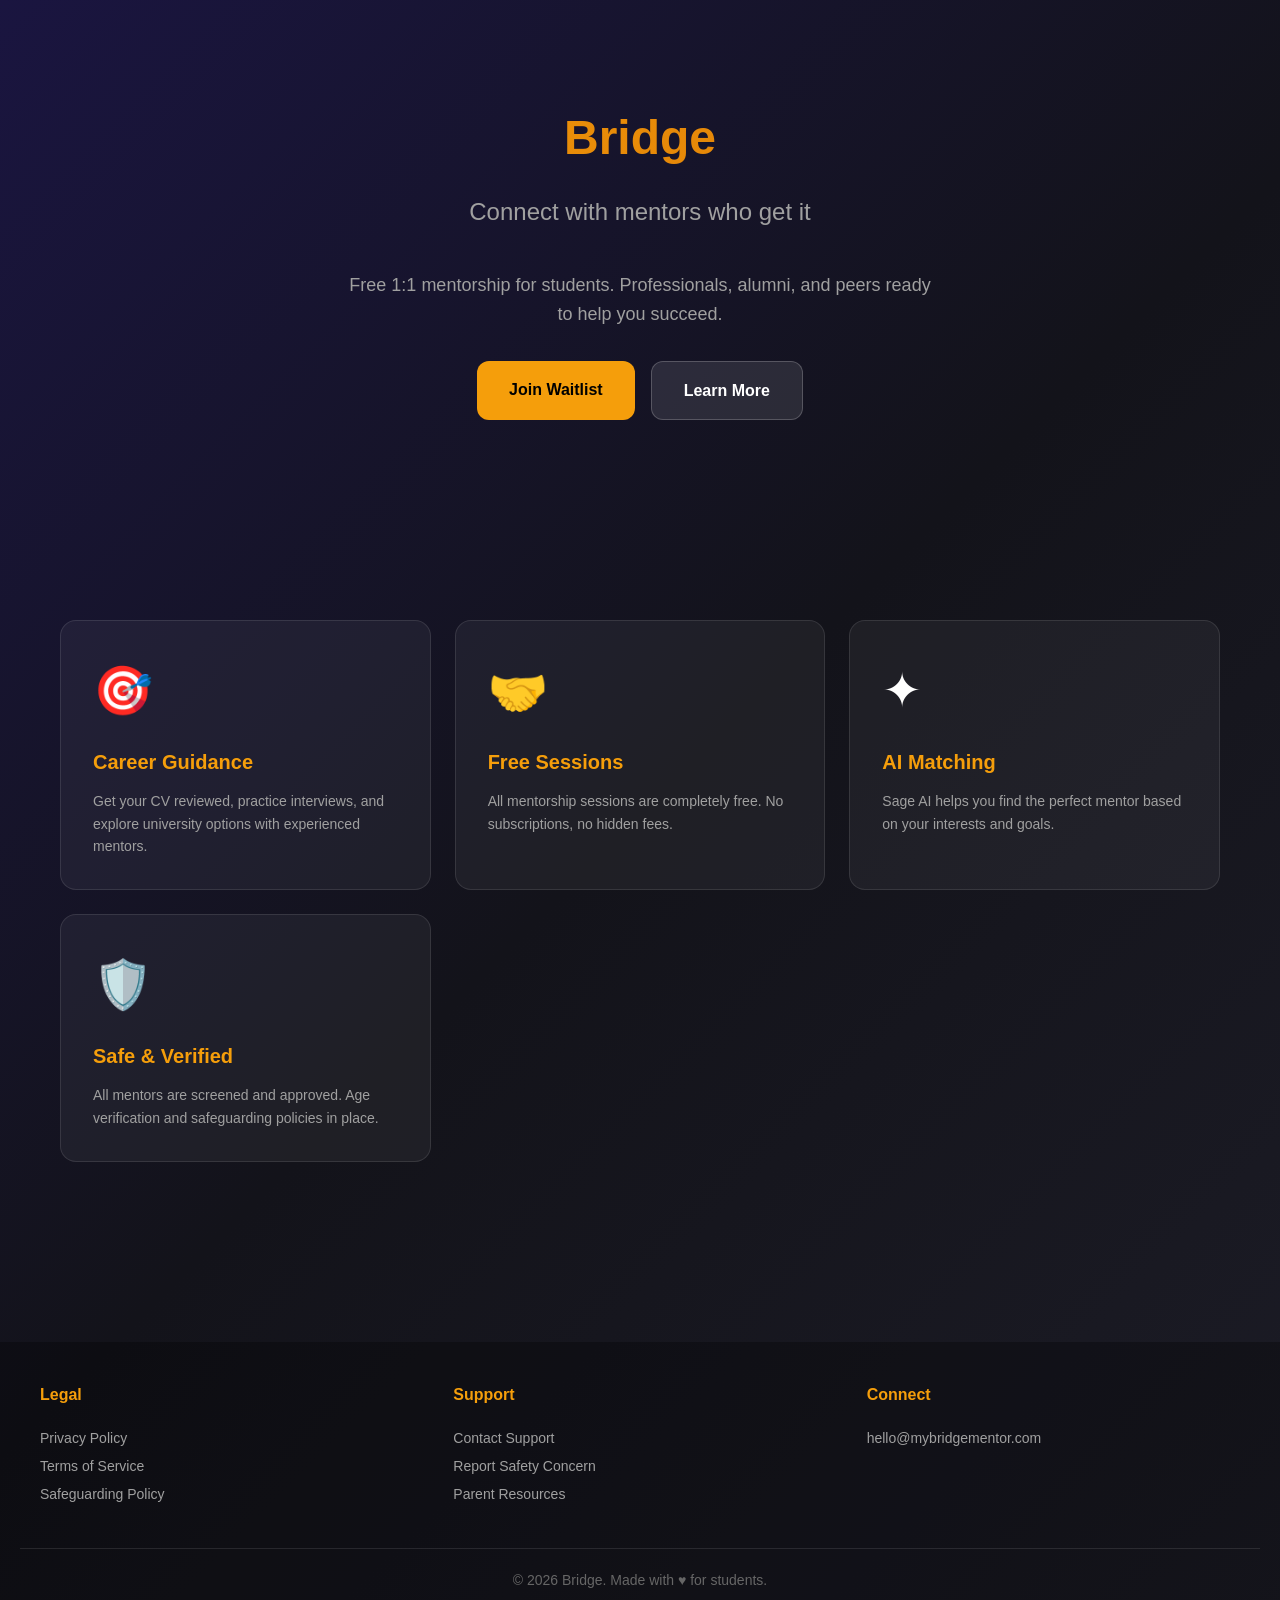
<file: index.html>
<!DOCTYPE html>
<html lang="en">
<head>
    <meta charset="UTF-8">
    <meta name="viewport" content="width=device-width, initial-scale=1.0">
    <title>Bridge - Free Mentorship for Students</title>
    <meta name="description" content="Connect with mentors who get it. Free 1:1 sessions with professionals, alumni, and peers.">
    <style>
        * {
            margin: 0;
            padding: 0;
            box-sizing: border-box;
        }
        
        html {
            scroll-behavior: smooth;
        }
        
        body {
            font-family: -apple-system, BlinkMacSystemFont, 'Segoe UI', Roboto, Oxygen, Ubuntu, Cantarell, sans-serif;
            line-height: 1.6;
            color: #1a1a1a;
            background: linear-gradient(135deg, #1a1540 0%, #13131a 50%, #1c1c26 100%);
            min-height: 100vh;
        }
        
        .container {
            max-width: 1200px;
            margin: 0 auto;
            padding: 40px 20px;
        }
        
        header {
            text-align: center;
            padding: 60px 20px;
            color: white;
        }
        
        .logo {
            font-size: 48px;
            font-weight: 700;
            margin-bottom: 16px;
            background: linear-gradient(135deg, #f59e0b 0%, #d97706 100%);
            -webkit-background-clip: text;
            -webkit-text-fill-color: transparent;
            background-clip: text;
        }
        
        .tagline {
            font-size: 24px;
            color: #a0a0a0;
            margin-bottom: 40px;
        }
        
        .cta-buttons {
            display: flex;
            gap: 16px;
            justify-content: center;
            flex-wrap: wrap;
            margin-top: 32px;
        }
        
        .btn {
            display: inline-block;
            padding: 16px 32px;
            border-radius: 12px;
            text-decoration: none;
            font-weight: 600;
            font-size: 16px;
            transition: all 0.3s ease;
        }
        
        .btn-primary {
            background: #f59e0b;
            color: #000;
        }
        
        .btn-primary:hover {
            background: #d97706;
            transform: translateY(-2px);
        }
        
        .btn-secondary {
            background: rgba(255, 255, 255, 0.1);
            color: white;
            border: 1px solid rgba(255, 255, 255, 0.2);
        }
        
        .btn-secondary:hover {
            background: rgba(255, 255, 255, 0.15);
        }
        
        .features {
            display: grid;
            grid-template-columns: repeat(auto-fit, minmax(280px, 1fr));
            gap: 24px;
            margin: 60px 0;
        }
        
        .feature {
            background: rgba(255, 255, 255, 0.05);
            border: 1px solid rgba(255, 255, 255, 0.1);
            border-radius: 16px;
            padding: 32px;
            color: white;
        }
        
        .feature-icon {
            font-size: 48px;
            margin-bottom: 16px;
        }
        
        .feature h3 {
            font-size: 20px;
            margin-bottom: 12px;
            color: #f59e0b;
        }
        
        .feature p {
            color: #a0a0a0;
            font-size: 14px;
        }
        
        footer {
            background: rgba(0, 0, 0, 0.3);
            color: white;
            padding: 40px 20px;
            margin-top: 80px;
        }
        
        .footer-content {
            max-width: 1200px;
            margin: 0 auto;
            display: grid;
            grid-template-columns: repeat(auto-fit, minmax(200px, 1fr));
            gap: 40px;
        }
        
        .footer-section h4 {
            color: #f59e0b;
            margin-bottom: 16px;
            font-size: 16px;
        }
        
        .footer-section ul {
            list-style: none;
        }
        
        .footer-section a {
            color: #a0a0a0;
            text-decoration: none;
            font-size: 14px;
            line-height: 2;
            transition: color 0.3s;
        }
        
        .footer-section a:hover {
            color: #f59e0b;
        }
        
        .footer-bottom {
            text-align: center;
            margin-top: 40px;
            padding-top: 20px;
            border-top: 1px solid rgba(255, 255, 255, 0.1);
            color: #666;
            font-size: 14px;
        }
        
        @media (max-width: 768px) {
            .logo {
                font-size: 36px;
            }
            
            .tagline {
                font-size: 18px;
            }
            
            .cta-buttons {
                flex-direction: column;
                align-items: center;
            }
            
            .btn {
                width: 100%;
                max-width: 300px;
                text-align: center;
            }
        }
    </style>
</head>
<body>
    <header>
        <div class="container">
            <h1 class="logo">Bridge</h1>
            <p class="tagline">Connect with mentors who get it</p>
            <p style="color: #a0a0a0; max-width: 600px; margin: 0 auto; font-size: 18px;">
                Free 1:1 mentorship for students. Professionals, alumni, and peers ready to help you succeed.
            </p>
            <div class="cta-buttons">
                <a href="/waitlist.html" class="btn btn-primary">Join Waitlist</a>
                <a href="#features" class="btn btn-secondary">Learn More</a>
            </div>
        </div>
    </header>
    
    <div class="container" id="features">
        <div class="features">
            <div class="feature">
                <div class="feature-icon">🎯</div>
                <h3>Career Guidance</h3>
                <p>Get your CV reviewed, practice interviews, and explore university options with experienced mentors.</p>
            </div>
            
            <div class="feature">
                <div class="feature-icon">🤝</div>
                <h3>Free Sessions</h3>
                <p>All mentorship sessions are completely free. No subscriptions, no hidden fees.</p>
            </div>
            
            <div class="feature">
                <div class="feature-icon">✦</div>
                <h3>AI Matching</h3>
                <p>Sage AI helps you find the perfect mentor based on your interests and goals.</p>
            </div>
            
            <div class="feature">
                <div class="feature-icon">🛡️</div>
                <h3>Safe & Verified</h3>
                <p>All mentors are screened and approved. Age verification and safeguarding policies in place.</p>
            </div>
        </div>
    </div>
    
    <footer>
        <div class="footer-content">
            <div class="footer-section">
                <h4>Legal</h4>
                <ul>
                    <li><a href="/privacy.html">Privacy Policy</a></li>
                    <li><a href="/terms.html">Terms of Service</a></li>
                    <li><a href="/safeguarding.html">Safeguarding Policy</a></li>
                </ul>
            </div>
            
            <div class="footer-section">
                <h4>Support</h4>
                <ul>
                    <li><a href="mailto:support@mybridgementor.com">Contact Support</a></li>
                    <li><a href="mailto:safety@mybridgementor.com">Report Safety Concern</a></li>
                    <li><a href="mailto:parents@mybridgementor.com">Parent Resources</a></li>
                </ul>
            </div>
            
            <div class="footer-section">
                <h4>Connect</h4>
                <ul>
                    <li><a href="mailto:hello@mybridgementor.com">hello@mybridgementor.com</a></li>
                </ul>
            </div>
        </div>
        
        <div class="footer-bottom">
            <p>&copy; 2026 Bridge. Made with ♥ for students.</p>
        </div>
    </footer>
</body>
</html>
</file>
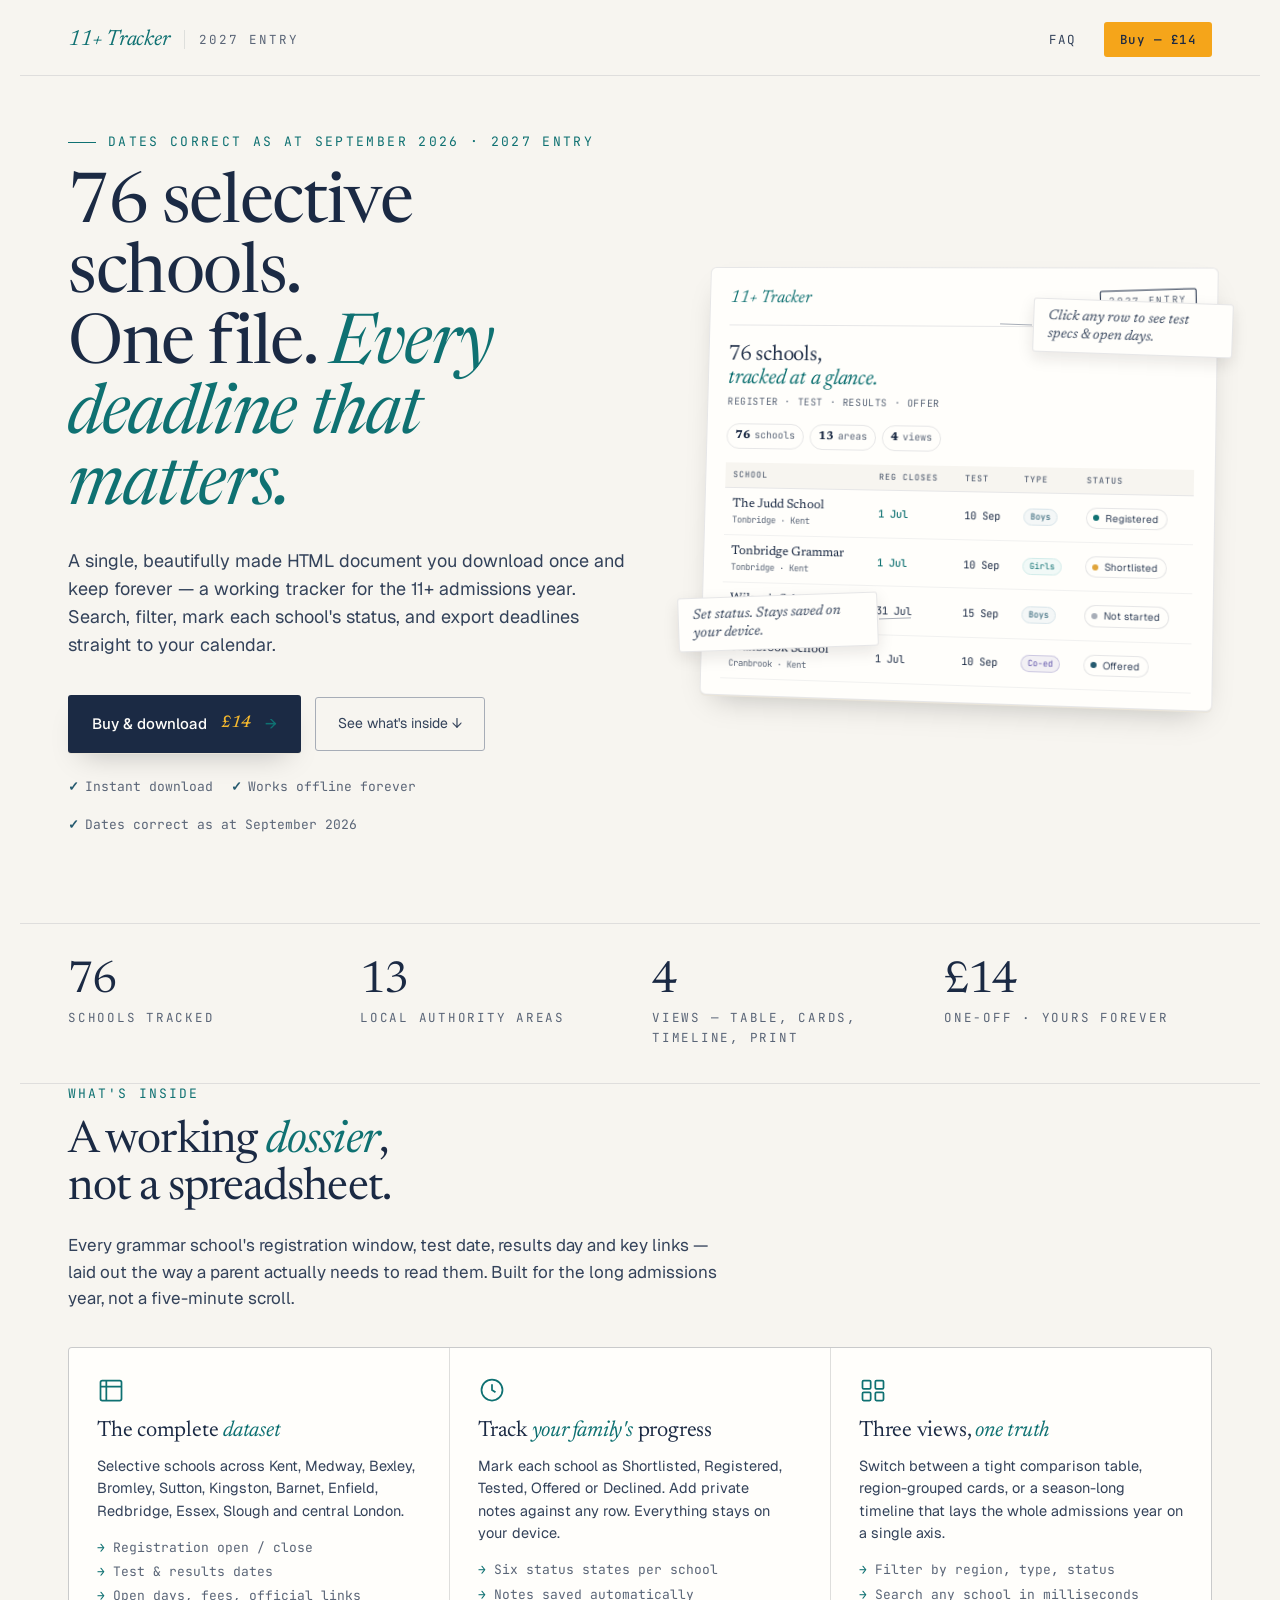
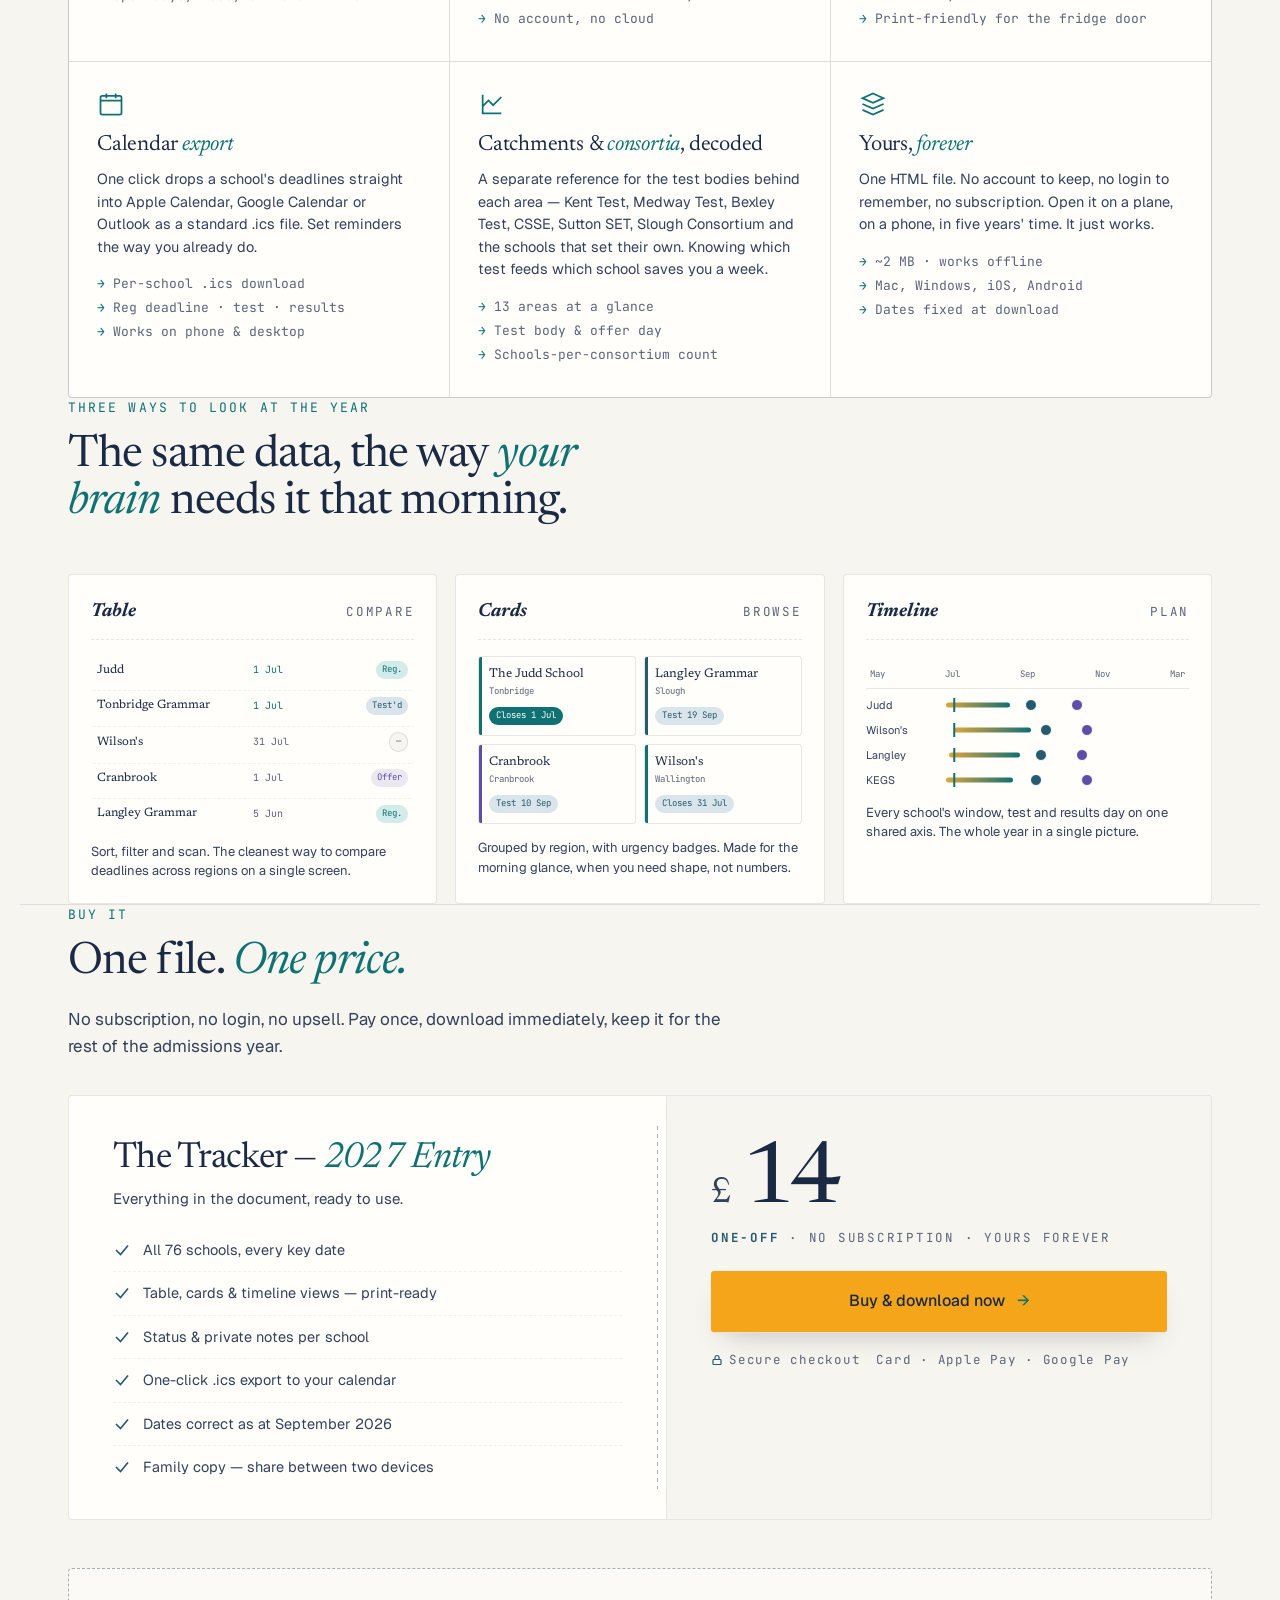
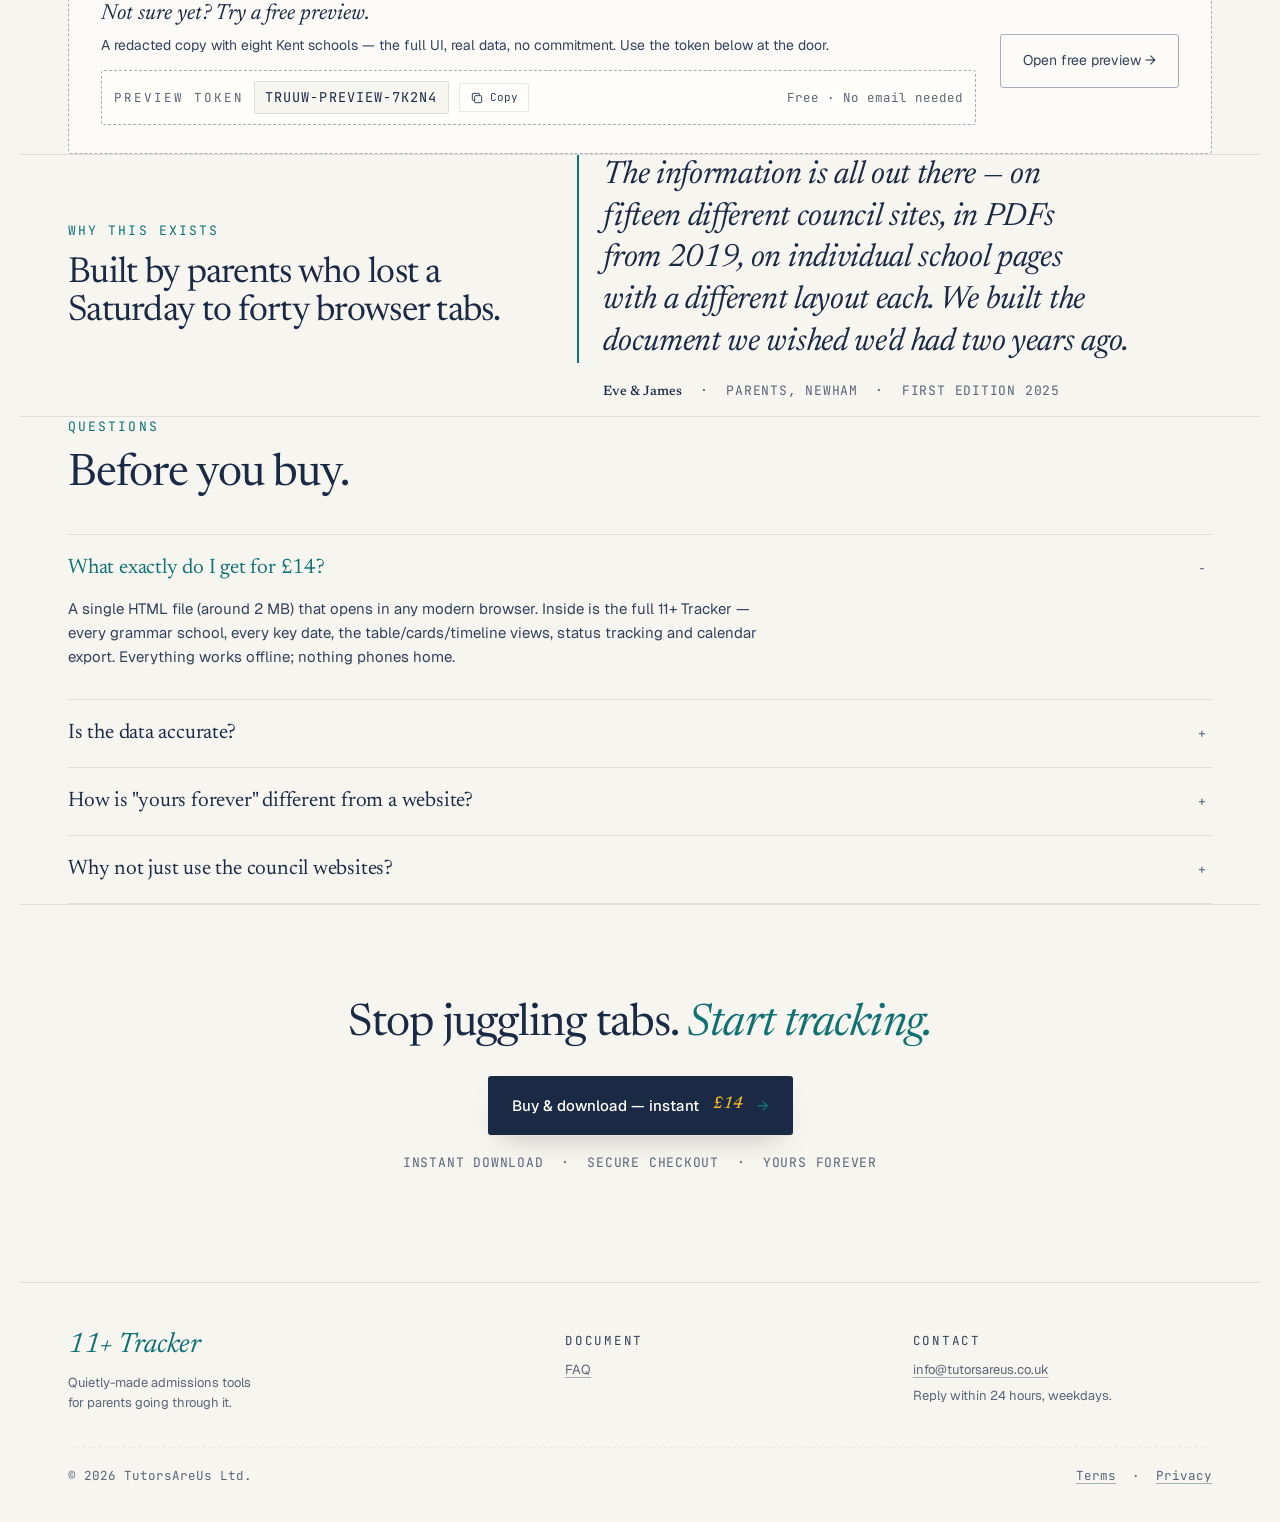
<file: 11-plus-tracker/index.html>
<!doctype html>
<html lang="en">
<head>
  <meta charset="utf-8" />
  <meta name="viewport" content="width=device-width,initial-scale=1" />
  <title>The 11+ Grammar Schools Tracker (2027 Entry)</title>
  <meta name="description" content="An interactive admissions tracker for 76 selective schools in London and the South East. One file, instant download, yours forever." />
  <link rel="preconnect" href="https://fonts.googleapis.com" />
  <link rel="preconnect" href="https://fonts.gstatic.com" crossorigin />
  <link rel="stylesheet" href="https://fonts.googleapis.com/css2?family=Newsreader:ital,opsz,wght@0,6..72,300..700;1,6..72,300..700&family=Geist:wght@300..600&family=JetBrains+Mono:wght@400;500;600&display=swap" />
  <link rel="stylesheet" href="styles.css" />
  <link rel="stylesheet" href="themes.css" />
  <script>(function(){var t=new URLSearchParams(location.search).get('theme');if(t)document.documentElement.setAttribute('data-theme',t);})();</script>
  <script src="main.js" defer></script>
</head>
<body>

  <!-- ─────────────  TOP NAV  ───────────── -->
  <header class="wrap nav">
    <div class="brand">
      <span class="brand-logo-text">11+ Tracker</span>
      <span class="brand-tag">2027 Entry</span>
    </div>
    <nav class="nav-links">
      <a href="#faq">FAQ</a>
      <a href="#" class="nav-buy" data-buy>Buy — £14</a>
    </nav>
  </header>

  <!-- ─────────────  HERO  ───────────── -->
  <section class="wrap hero" style="border-top: none; padding-top: 56px;">
    <div class="hero-text">
      <p class="hero-eyebrow">Dates correct as at September 2026 · 2027 entry</p>
      <h1>76 selective schools.<br/>One file. <em>Every deadline that matters.</em></h1>
      <p class="hero-lede">
        A single, beautifully made HTML document you download once and keep forever — a working tracker for the 11+ admissions year. Search, filter, mark each school's status, and export deadlines straight to your calendar.
      </p>
      <div class="cta-row">
        <button class="btn-primary" data-buy>
          <span>Buy &amp; download</span>
          <span class="price">£14</span>
          <span class="arrow">→</span>
        </button>
        <a class="btn-ghost" href="#preview">See what's inside ↓</a>
      </div>
      <div class="hero-fineprint">
        <span><span class="tick">✓</span> Instant download</span>
        <span><span class="tick">✓</span> Works offline forever</span>
        <span><span class="tick">✓</span> Dates correct as at September 2026</span>
      </div>
    </div>

    <div class="hero-preview">
      <div class="preview-card" id="preview">
        <div class="pv-head">
          <span class="pv-brand">11+ Tracker</span>
          <span class="pv-edition">2027 Entry</span>
        </div>
        <h2 class="pv-h2">76 schools,<br/><em>tracked at a glance.</em></h2>
        <p class="pv-sub">REGISTER · TEST · RESULTS · OFFER</p>
        <div class="pv-pills">
          <span class="pv-pill"><b>76</b>schools</span>
          <span class="pv-pill"><b>13</b>areas</span>
          <span class="pv-pill"><b>4</b>views</span>
        </div>
        <table class="pv-table">
          <thead>
            <tr><th>School</th><th>Reg closes</th><th>Test</th><th>Type</th><th>Status</th></tr>
          </thead>
          <tbody>
            <tr>
              <td><div class="pv-name">The Judd School</div><div class="pv-town">Tonbridge · Kent</div></td>
              <td class="pv-mono pv-soon">1 Jul</td>
              <td class="pv-mono">10 Sep</td>
              <td><span class="pv-tag pv-tag-b">Boys</span></td>
              <td><span class="pv-status"><span class="pv-dot" style="background: var(--terracotta);"></span>Registered</span></td>
            </tr>
            <tr>
              <td><div class="pv-name">Tonbridge Grammar</div><div class="pv-town">Tonbridge · Kent</div></td>
              <td class="pv-mono pv-soon">1 Jul</td>
              <td class="pv-mono">10 Sep</td>
              <td><span class="pv-tag pv-tag-g">Girls</span></td>
              <td><span class="pv-status"><span class="pv-dot" style="background: var(--tan);"></span>Shortlisted</span></td>
            </tr>
            <tr>
              <td><div class="pv-name">Wilson's School</div><div class="pv-town">Wallington · Sutton</div></td>
              <td class="pv-mono">31 Jul</td>
              <td class="pv-mono">15 Sep</td>
              <td><span class="pv-tag pv-tag-b">Boys</span></td>
              <td><span class="pv-status"><span class="pv-dot" style="background: var(--ink-30);"></span>Not started</span></td>
            </tr>
            <tr>
              <td><div class="pv-name">Cranbrook School</div><div class="pv-town">Cranbrook · Kent</div></td>
              <td class="pv-mono">1 Jul</td>
              <td class="pv-mono">10 Sep</td>
              <td><span class="pv-tag pv-tag-c">Co-ed</span></td>
              <td><span class="pv-status"><span class="pv-dot" style="background: var(--forest);"></span>Offered</span></td>
            </tr>
          </tbody>
        </table>
      </div>
      <div class="pv-anno pv-anno-1">Click any row to see test specs &amp; open days.</div>
      <div class="pv-anno pv-anno-2">Set status. Stays saved on your device.</div>
    </div>
  </section>

  <!-- ─────────────  STATS STRIP  ───────────── -->
  <section class="wrap stats">
    <div class="stats-grid">
      <div class="stat"><span class="stat-num">76</span><span class="stat-label">Schools tracked</span></div>
      <div class="stat"><span class="stat-num">13</span><span class="stat-label">Local authority areas</span></div>
      <div class="stat"><span class="stat-num">4</span><span class="stat-label">Views — table, cards, timeline, print</span></div>
      <div class="stat"><span class="stat-num">£14</span><span class="stat-label">One-off · Yours forever</span></div>
    </div>
  </section>

  <!-- ─────────────  WHAT'S INSIDE  ───────────── -->
  <section class="wrap" id="whats-inside">
    <p class="section-eyebrow">What's inside</p>
    <h2 class="section-title">A working <em>dossier</em>, not a spreadsheet.</h2>
    <p class="section-lede">
      Every grammar school's registration window, test date, results day and key links — laid out the way a parent actually needs to read them. Built for the long admissions year, not a five-minute scroll.
    </p>

    <div class="features-grid">
      <article class="feature">
        <svg class="feature-icon" viewBox="0 0 24 24" fill="none" stroke="currentColor" stroke-width="1.5"><rect x="3" y="4" width="18" height="17" rx="1.5"/><path d="M3 9h18M8 4v17"/></svg>
        <h3>The complete <em>dataset</em></h3>
        <p>Selective schools across Kent, Medway, Bexley, Bromley, Sutton, Kingston, Barnet, Enfield, Redbridge, Essex, Slough and central London.</p>
        <ul class="feature-list">
          <li>Registration open / close</li>
          <li>Test &amp; results dates</li>
          <li>Open days, fees, official links</li>
        </ul>
      </article>

      <article class="feature">
        <svg class="feature-icon" viewBox="0 0 24 24" fill="none" stroke="currentColor" stroke-width="1.5"><circle cx="12" cy="12" r="9"/><path d="M12 7v5l3 2"/></svg>
        <h3>Track <em>your family's</em> progress</h3>
        <p>Mark each school as Shortlisted, Registered, Tested, Offered or Declined. Add private notes against any row. Everything stays on your device.</p>
        <ul class="feature-list">
          <li>Six status states per school</li>
          <li>Notes saved automatically</li>
          <li>No account, no cloud</li>
        </ul>
      </article>

      <article class="feature">
        <svg class="feature-icon" viewBox="0 0 24 24" fill="none" stroke="currentColor" stroke-width="1.5"><rect x="3" y="4" width="7" height="7" rx="1"/><rect x="14" y="4" width="7" height="7" rx="1"/><rect x="3" y="14" width="7" height="7" rx="1"/><rect x="14" y="14" width="7" height="7" rx="1"/></svg>
        <h3>Three views, <em>one truth</em></h3>
        <p>Switch between a tight comparison table, region-grouped cards, or a season-long timeline that lays the whole admissions year on a single axis.</p>
        <ul class="feature-list">
          <li>Filter by region, type, status</li>
          <li>Search any school in milliseconds</li>
          <li>Print-friendly for the fridge door</li>
        </ul>
      </article>

      <article class="feature">
        <svg class="feature-icon" viewBox="0 0 24 24" fill="none" stroke="currentColor" stroke-width="1.5"><rect x="3" y="5" width="18" height="16" rx="1.5"/><path d="M3 9h18M8 3v4M16 3v4"/></svg>
        <h3>Calendar <em>export</em></h3>
        <p>One click drops a school's deadlines straight into Apple Calendar, Google Calendar or Outlook as a standard .ics file. Set reminders the way you already do.</p>
        <ul class="feature-list">
          <li>Per-school .ics download</li>
          <li>Reg deadline · test · results</li>
          <li>Works on phone &amp; desktop</li>
        </ul>
      </article>

      <article class="feature">
        <svg class="feature-icon" viewBox="0 0 24 24" fill="none" stroke="currentColor" stroke-width="1.5"><path d="M4 4v16h16M4 14l5-5 4 4 7-7"/></svg>
        <h3>Catchments &amp; <em>consortia</em>, decoded</h3>
        <p>A separate reference for the test bodies behind each area — Kent Test, Medway Test, Bexley Test, CSSE, Sutton SET, Slough Consortium and the schools that set their own. Knowing which test feeds which school saves you a week.</p>
        <ul class="feature-list">
          <li>13 areas at a glance</li>
          <li>Test body &amp; offer day</li>
          <li>Schools-per-consortium count</li>
        </ul>
      </article>

      <article class="feature">
        <svg class="feature-icon" viewBox="0 0 24 24" fill="none" stroke="currentColor" stroke-width="1.5"><path d="M12 3l9 4-9 4-9-4 9-4z M3 12l9 4 9-4 M3 17l9 4 9-4"/></svg>
        <h3>Yours, <em>forever</em></h3>
        <p>One HTML file. No account to keep, no login to remember, no subscription. Open it on a plane, on a phone, in five years' time. It just works.</p>
        <ul class="feature-list">
          <li>~2 MB · works offline</li>
          <li>Mac, Windows, iOS, Android</li>
          <li>Dates fixed at download</li>
        </ul>
      </article>
    </div>
  </section>

  <!-- ─────────────  THREE VIEWS DEMO  ───────────── -->
  <section class="wrap" style="border-top: none; padding-top: 0;">
    <p class="section-eyebrow">Three ways to look at the year</p>
    <h2 class="section-title">The same data, the way <em>your brain</em> needs it that morning.</h2>

    <div class="views-demo">
      <!-- TABLE -->
      <div class="view-tile">
        <div class="view-tile-head">
          <h4 class="view-tile-h">Table</h4>
          <span class="view-tile-tag">Compare</span>
        </div>
        <div class="art-table">
          <div class="row"><span class="label">Judd</span><span class="meta soon">1 Jul</span><span class="pill" style="background: var(--terracotta-soft); color: var(--terracotta);">Reg.</span></div>
          <div class="row"><span class="label">Tonbridge Grammar</span><span class="meta soon">1 Jul</span><span class="pill" style="background: var(--forest-soft); color: var(--forest);">Test'd</span></div>
          <div class="row"><span class="label">Wilson's</span><span class="meta">31 Jul</span><span class="pill" style="background: var(--bg); color: var(--ink-50); border: 1px solid var(--hairline);">—</span></div>
          <div class="row"><span class="label">Cranbrook</span><span class="meta">1 Jul</span><span class="pill" style="background: color-mix(in oklab, var(--plum) 12%, transparent); color: var(--plum);">Offer</span></div>
          <div class="row"><span class="label">Langley Grammar</span><span class="meta">5 Jun</span><span class="pill" style="background: var(--terracotta-soft); color: var(--terracotta);">Reg.</span></div>
        </div>
        <p class="view-tile-desc">Sort, filter and scan. The cleanest way to compare deadlines across regions on a single screen.</p>
      </div>

      <!-- CARDS -->
      <div class="view-tile">
        <div class="view-tile-head">
          <h4 class="view-tile-h">Cards</h4>
          <span class="view-tile-tag">Browse</span>
        </div>
        <div class="art-cards">
          <div class="card f"><span class="name">The Judd School</span><span class="sub">Tonbridge</span><span class="urg now">Closes 1 Jul</span></div>
          <div class="card b"><span class="name">Langley Grammar</span><span class="sub">Slough</span><span class="urg ok">Test 19 Sep</span></div>
          <div class="card c"><span class="name">Cranbrook</span><span class="sub">Cranbrook</span><span class="urg ok">Test 10 Sep</span></div>
          <div class="card f"><span class="name">Wilson's</span><span class="sub">Wallington</span><span class="urg ok">Closes 31 Jul</span></div>
        </div>
        <p class="view-tile-desc">Grouped by region, with urgency badges. Made for the morning glance, when you need shape, not numbers.</p>
      </div>

      <!-- TIMELINE -->
      <div class="view-tile">
        <div class="view-tile-head">
          <h4 class="view-tile-h">Timeline</h4>
          <span class="view-tile-tag">Plan</span>
        </div>
        <div class="art-tl">
          <div class="axis"><span>May</span><span>Jul</span><span>Sep</span><span>Nov</span><span>Mar</span></div>
          <div class="lane">
            <span class="lane-label">Judd</span>
            <div class="track">
              <div class="band" style="left: 5%; width: 25%;"></div>
              <div class="pin t" style="left: 38%;"></div>
              <div class="pin r" style="left: 56%;"></div>
              <div class="now" style="left: 8%;"></div>
            </div>
          </div>
          <div class="lane">
            <span class="lane-label">Wilson's</span>
            <div class="track">
              <div class="band" style="left: 8%; width: 30%;"></div>
              <div class="pin t" style="left: 44%;"></div>
              <div class="pin r" style="left: 60%;"></div>
              <div class="now" style="left: 8%;"></div>
            </div>
          </div>
          <div class="lane">
            <span class="lane-label">Langley</span>
            <div class="track">
              <div class="band" style="left: 6%; width: 28%;"></div>
              <div class="pin t" style="left: 42%;"></div>
              <div class="pin r" style="left: 58%;"></div>
              <div class="now" style="left: 8%;"></div>
            </div>
          </div>
          <div class="lane">
            <span class="lane-label">KEGS</span>
            <div class="track">
              <div class="band" style="left: 5%; width: 26%;"></div>
              <div class="pin t" style="left: 40%;"></div>
              <div class="pin r" style="left: 60%;"></div>
              <div class="now" style="left: 8%;"></div>
            </div>
          </div>
        </div>
        <p class="view-tile-desc">Every school's window, test and results day on one shared axis. The whole year in a single picture.</p>
      </div>
    </div>
  </section>

  <!-- ─────────────  PRICING  ───────────── -->
  <section class="wrap" id="pricing">
    <p class="section-eyebrow">Buy it</p>
    <h2 class="section-title">One file. <em>One price.</em></h2>
    <p class="section-lede">No subscription, no login, no upsell. Pay once, download immediately, keep it for the rest of the admissions year.</p>

    <div class="pricing" style="margin-top: 36px;">
      <div class="pricing-left">
        <h3 class="pricing-h">The Tracker — <em>2027 Entry</em></h3>
        <p class="pricing-sub">Everything in the document, ready to use.</p>
        <ul class="pricing-list">
          <li><svg class="tk" width="18" height="18" viewBox="0 0 24 24" fill="none" stroke="currentColor" stroke-width="2.2"><polyline points="4 12 10 18 20 6"/></svg><span>All 76 schools, every key date</span></li>
          <li><svg class="tk" width="18" height="18" viewBox="0 0 24 24" fill="none" stroke="currentColor" stroke-width="2.2"><polyline points="4 12 10 18 20 6"/></svg><span>Table, cards &amp; timeline views — print-ready</span></li>
          <li><svg class="tk" width="18" height="18" viewBox="0 0 24 24" fill="none" stroke="currentColor" stroke-width="2.2"><polyline points="4 12 10 18 20 6"/></svg><span>Status &amp; private notes per school</span></li>
          <li><svg class="tk" width="18" height="18" viewBox="0 0 24 24" fill="none" stroke="currentColor" stroke-width="2.2"><polyline points="4 12 10 18 20 6"/></svg><span>One-click .ics export to your calendar</span></li>
          <li><svg class="tk" width="18" height="18" viewBox="0 0 24 24" fill="none" stroke="currentColor" stroke-width="2.2"><polyline points="4 12 10 18 20 6"/></svg><span>Dates correct as at September 2026</span></li>
          <li><svg class="tk" width="18" height="18" viewBox="0 0 24 24" fill="none" stroke="currentColor" stroke-width="2.2"><polyline points="4 12 10 18 20 6"/></svg><span>Family copy — share between two devices</span></li>
        </ul>
      </div>
      <div class="pricing-right">
        <div class="price-tag">
          <span class="price-currency">£</span>
          <span class="price-num">14</span>
        </div>
        <p class="price-once"><b>One-off</b> · No subscription · Yours forever</p>
        <button class="buy-cta" data-buy>
          <span>Buy &amp; download now</span>
          <span class="arrow">→</span>
        </button>
        <div class="price-trust">
          <span><svg width="12" height="12" viewBox="0 0 24 24" fill="none" stroke="currentColor" stroke-width="2.4"><rect x="4" y="11" width="16" height="10" rx="1.5"/><path d="M8 11V7a4 4 0 1 1 8 0v4"/></svg>Secure checkout</span>
          <span>Card · Apple Pay · Google Pay</span>
        </div>
      </div>
    </div>

    <div class="sample-callout">
      <div class="sample-callout-text">
        <p class="sample-callout-h">Not sure yet? Try a free preview.</p>
        <p class="sample-callout-p">A redacted copy with eight Kent schools — the full UI, real data, no commitment. Use the token below at the door.</p>
        <div class="token-block">
          <span class="token-label">Preview token</span>
          <code class="token-code" id="preview-token">TRUUW-PREVIEW-7K2N4</code>
          <button class="token-copy" type="button" id="token-copy-btn" aria-label="Copy preview token">
            <svg width="14" height="14" viewBox="0 0 24 24" fill="none" stroke="currentColor" stroke-width="1.7"><rect x="8" y="8" width="12" height="12" rx="1.5"/><path d="M16 8V5a1 1 0 0 0-1-1H5a1 1 0 0 0-1 1v10a1 1 0 0 0 1 1h3"/></svg>
            <span id="token-copy-label">Copy</span>
          </button>
          <span class="token-expiry">Free · No email needed</span>
        </div>
      </div>
      <a class="btn-ghost" href="preview.html?token=TRUUW-PREVIEW-7K2N4" target="_blank" rel="noopener">Open free preview →</a>
    </div>
  </section>

  <!-- ─────────────  AUTHOR / QUOTE  ───────────── -->
  <section class="wrap">
    <div class="author">
      <div>
        <p class="section-eyebrow">Why this exists</p>
        <h2 class="section-title" style="font-size: clamp(26px, 2.8vw, 36px);">Built by parents who lost a Saturday to forty browser tabs.</h2>
      </div>
      <div>
        <p class="author-quote">
          The information is all out there — on fifteen different council sites, in PDFs from 2019, on individual school pages with a different layout each. We built the document we wished we'd had two years ago.
        </p>
        <p class="author-byline"><b>Eve &amp; James</b> &nbsp;·&nbsp; PARENTS, NEWHAM &nbsp;·&nbsp; FIRST EDITION 2025</p>
      </div>
    </div>
  </section>

  <!-- ─────────────  FAQ  ───────────── -->
  <section class="wrap" id="faq">
    <p class="section-eyebrow">Questions</p>
    <h2 class="section-title">Before you buy.</h2>

    <div class="faq-list">
      <details class="faq" open>
        <summary>What exactly do I get for £14?<span class="tog"></span></summary>
        <div class="faq-body">
          <p>A single HTML file (around 2 MB) that opens in any modern browser. Inside is the full 11+ Tracker — every grammar school, every key date, the table/cards/timeline views, status tracking and calendar export. Everything works offline; nothing phones home.</p>
        </div>
      </details>

      <details class="faq">
        <summary>Is the data accurate?<span class="tog"></span></summary>
        <div class="faq-body">
          <p>Dates come from each school's admissions page or its consortium, and are correct as at September 2026. The file is a snapshot: it doesn't update after you download it, and we don't send revised versions. Dates can change, so <em>always confirm deadlines on the school's own site before you submit anything.</em></p>
        </div>
      </details>

      <details class="faq">
        <summary>How is "yours forever" different from a website?<span class="tog"></span></summary>
        <div class="faq-body">
          <p>It's an actual file on your computer. You can open it on a flight, in a hotel with bad Wi-Fi, on a Kindle Fire, in five years. Your status and notes are saved in your browser's local storage, so the document remembers you between sessions. There's no account, no server, nothing to expire.</p>
        </div>
      </details>

      <details class="faq">
        <summary>Why not just use the council websites?<span class="tog"></span></summary>
        <div class="faq-body">
          <p>You can. The tracker exists because most parents apply to schools across two or three regions, each with a different consortium, test provider, registration window and offer process. Holding all that in fifteen browser tabs is the problem we wanted to fix.</p>
        </div>
      </details>
    </div>
  </section>

  <!-- ─────────────  FINAL CTA  ───────────── -->
  <section class="wrap" style="text-align: center; padding: 96px 0;">
    <h2 class="section-title" style="margin: 0 auto 28px; max-width: none;">Stop juggling tabs. <em>Start tracking.</em></h2>
    <button class="btn-primary" data-buy style="margin: 0 auto;">
      <span>Buy &amp; download — instant</span>
      <span class="price">£14</span>
      <span class="arrow">→</span>
    </button>
    <p class="final-fine" style="margin-top: 18px; font-family: var(--mono); color: var(--ink-50); letter-spacing: 0.06em;">
      INSTANT DOWNLOAD &nbsp;·&nbsp; SECURE CHECKOUT &nbsp;·&nbsp; YOURS FOREVER
    </p>
  </section>

  <!-- ─────────────  FOOTER  ───────────── -->
  <footer class="wrap foot">
    <div class="foot-grid">
      <div>
        <span class="foot-brand-text">11+ Tracker</span>
        <p style="margin-top: 14px;">Quietly-made admissions tools<br/>for parents going through it.</p>
      </div>
      <div>
        <p class="foot-h">Document</p>
        <p><a href="#faq">FAQ</a></p>
      </div>
      <div>
        <p class="foot-h">Contact</p>
        <p><a href="mailto:info@tutorsareus.co.uk" target="_blank" rel="noopener noreferrer">info@tutorsareus.co.uk</a></p>
        <p>Reply within 24 hours, weekdays.</p>
      </div>
    </div>
    <div class="foot-line">
      <span>© 2026 TutorsAreUs Ltd.</span>
            <span style="margin-left: auto;"><a href="terms.html">Terms</a> &nbsp;·&nbsp; <a href="privacy.html">Privacy</a></span>
    </div>
  </footer>

</body>
</html>
</file>
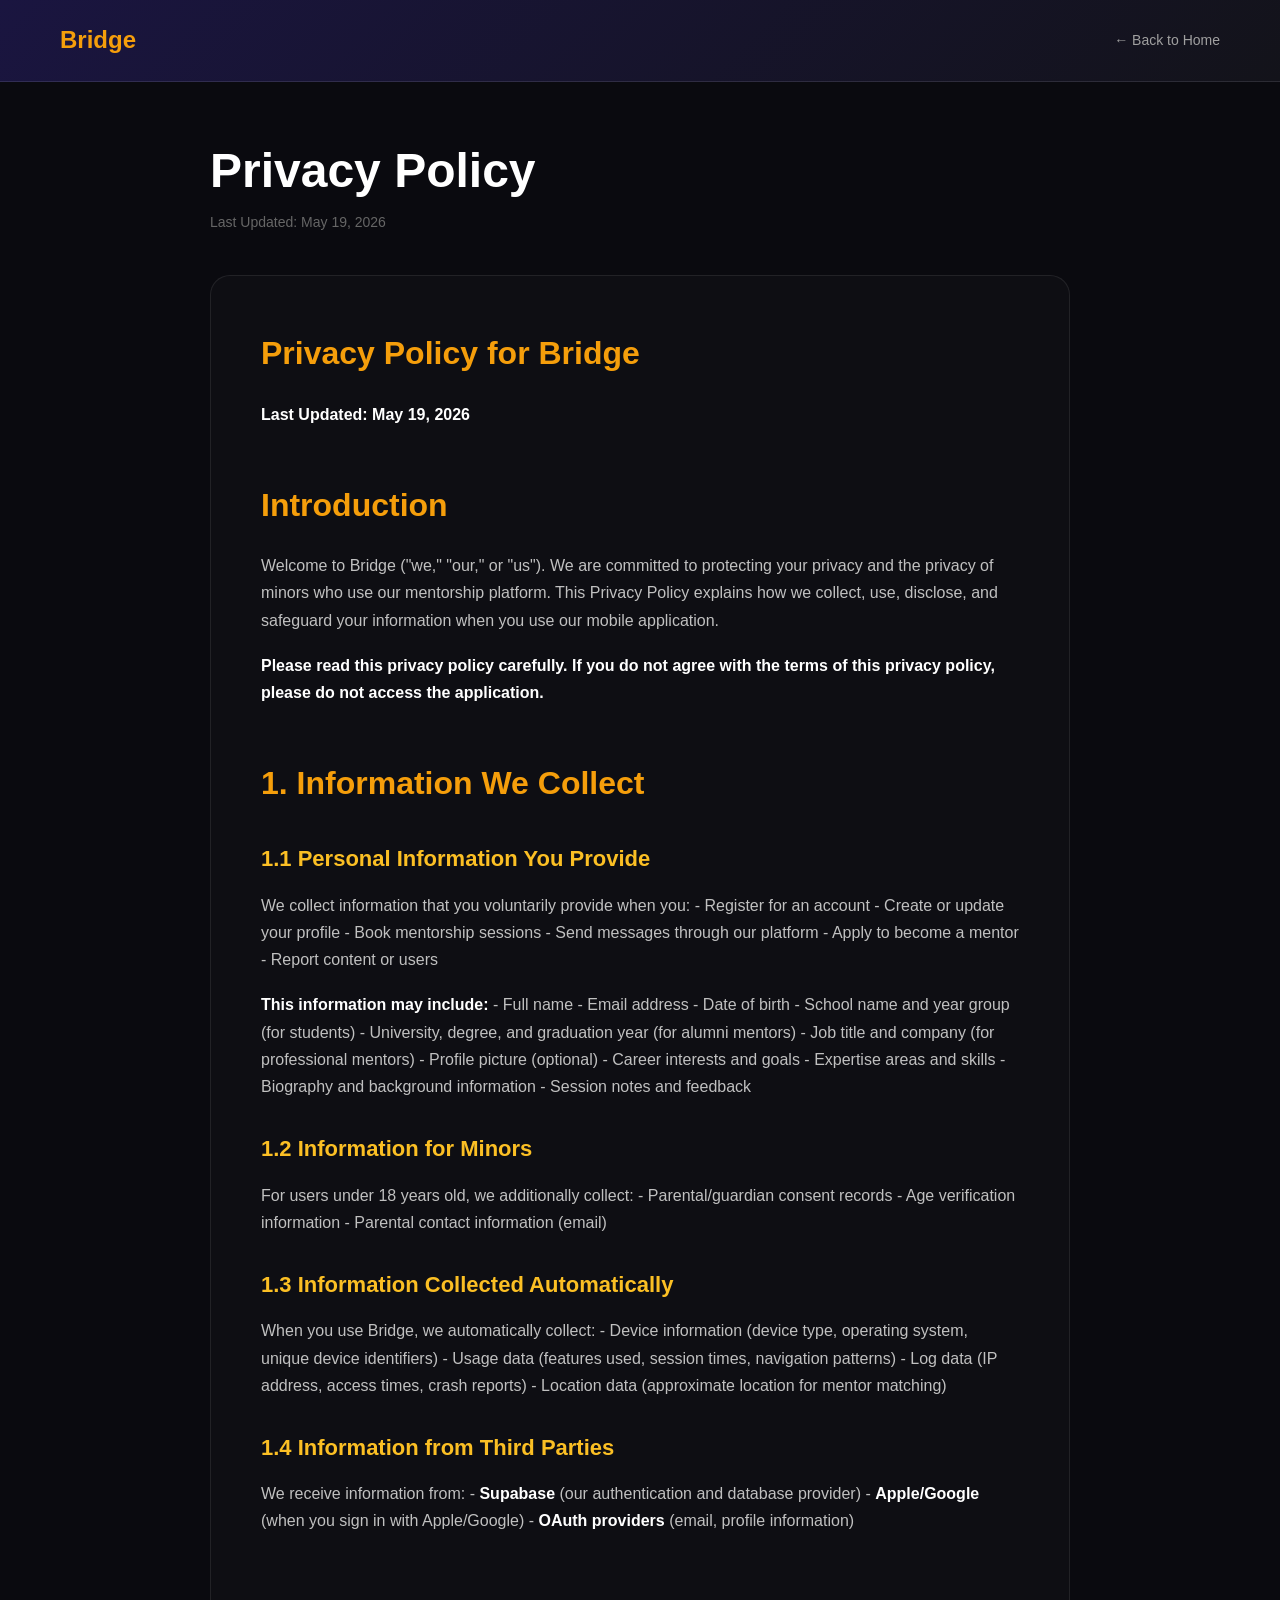
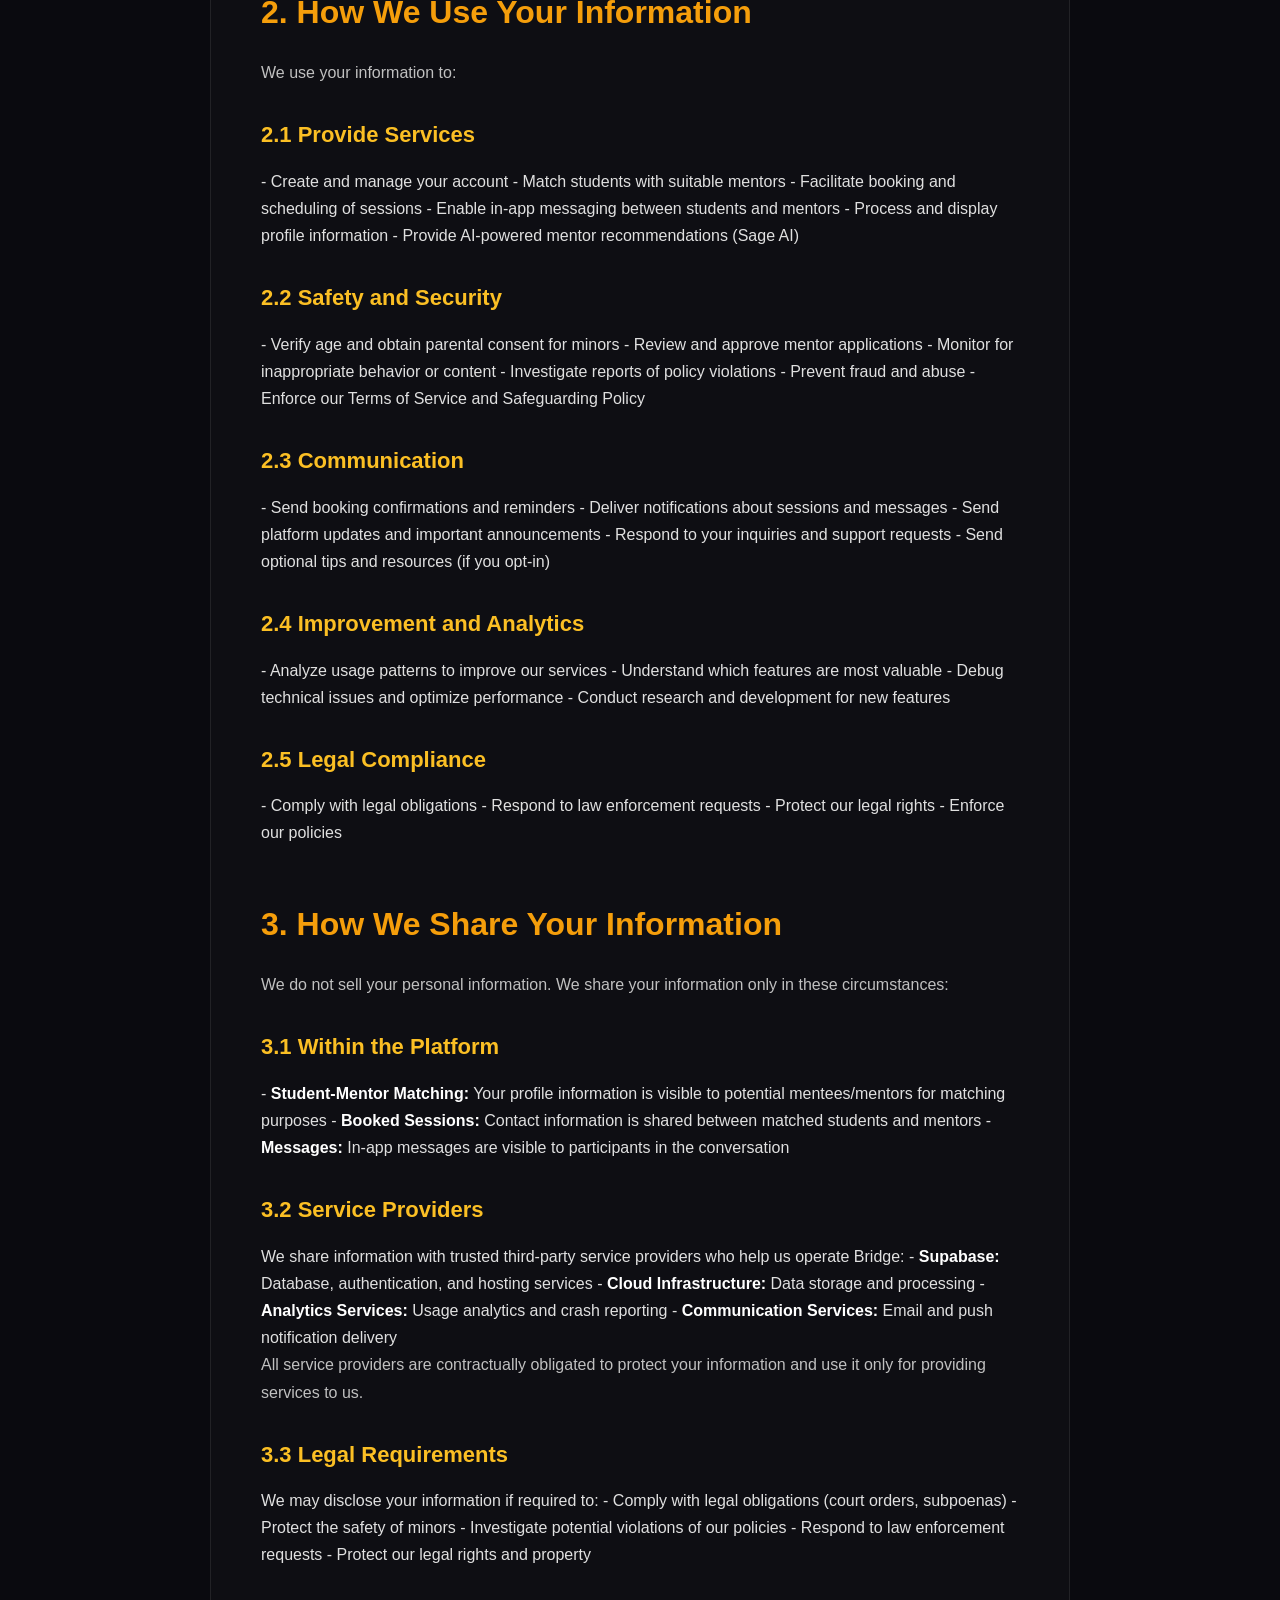
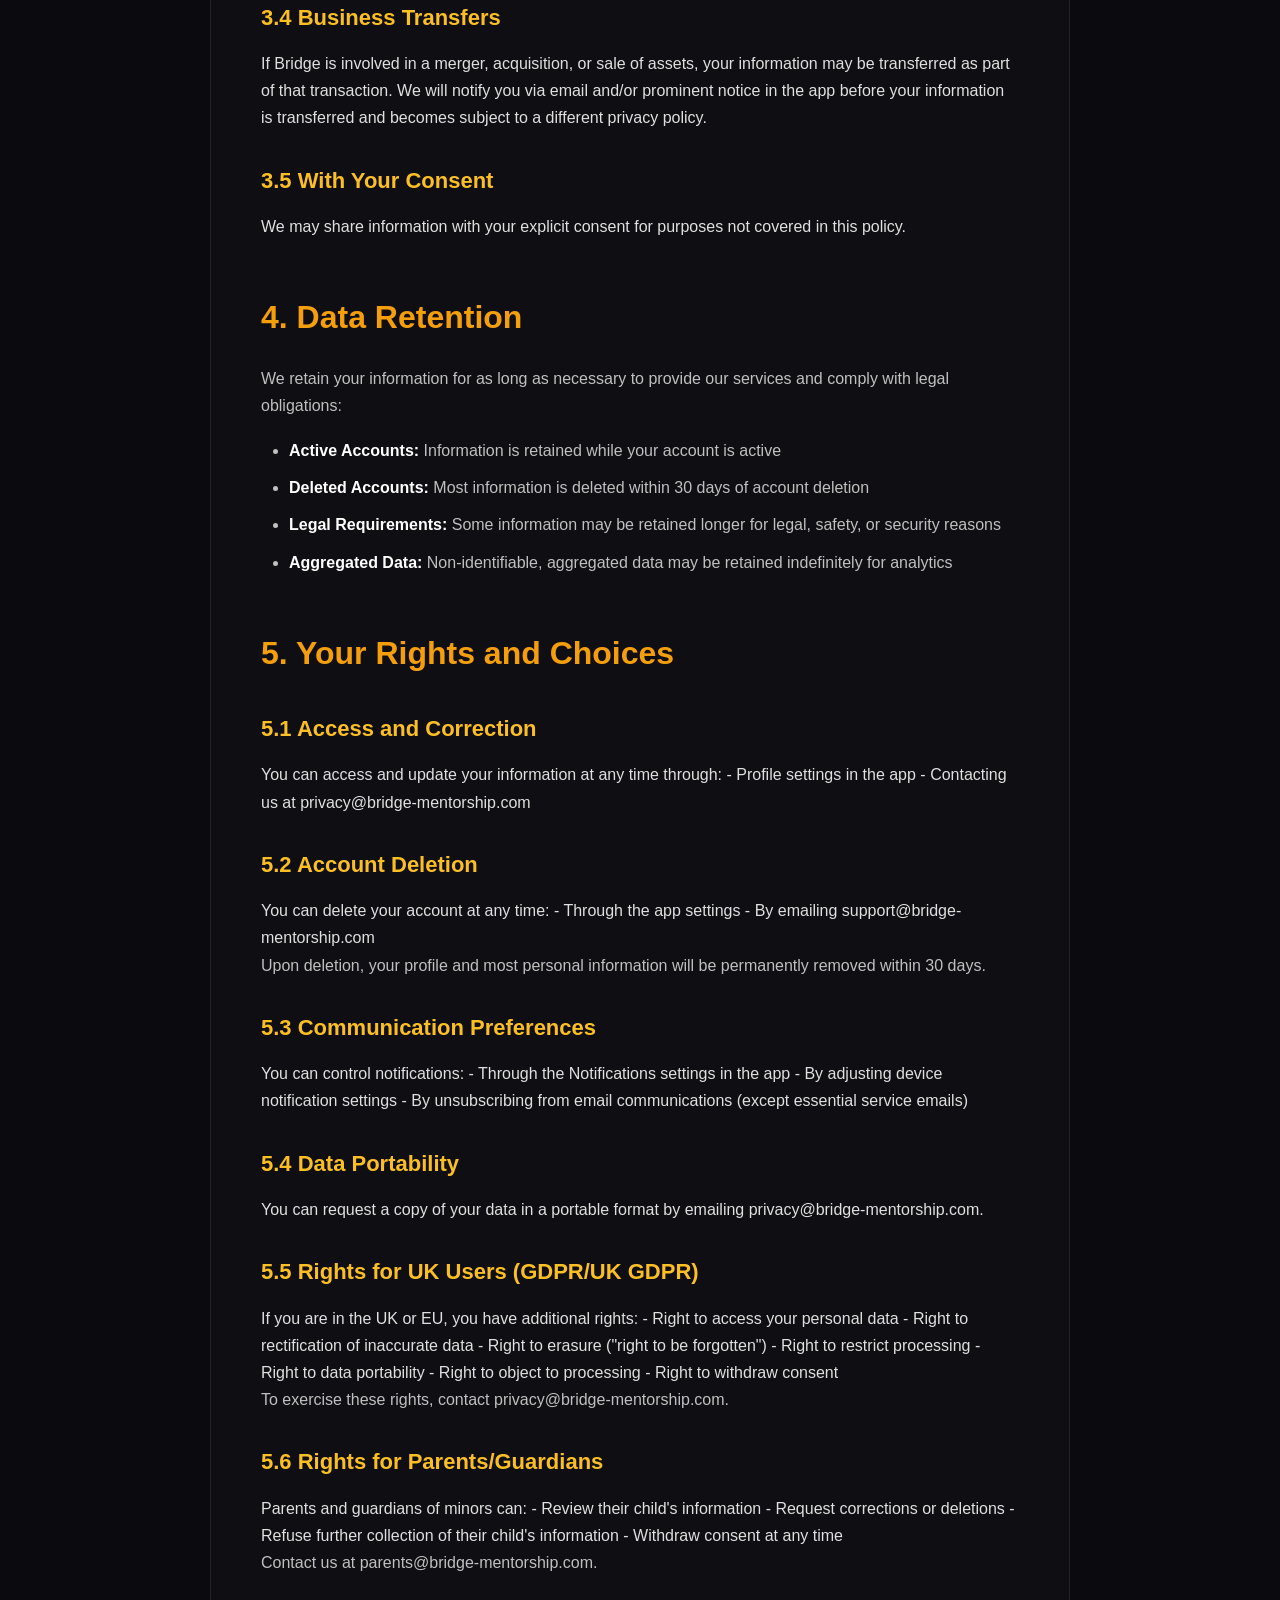
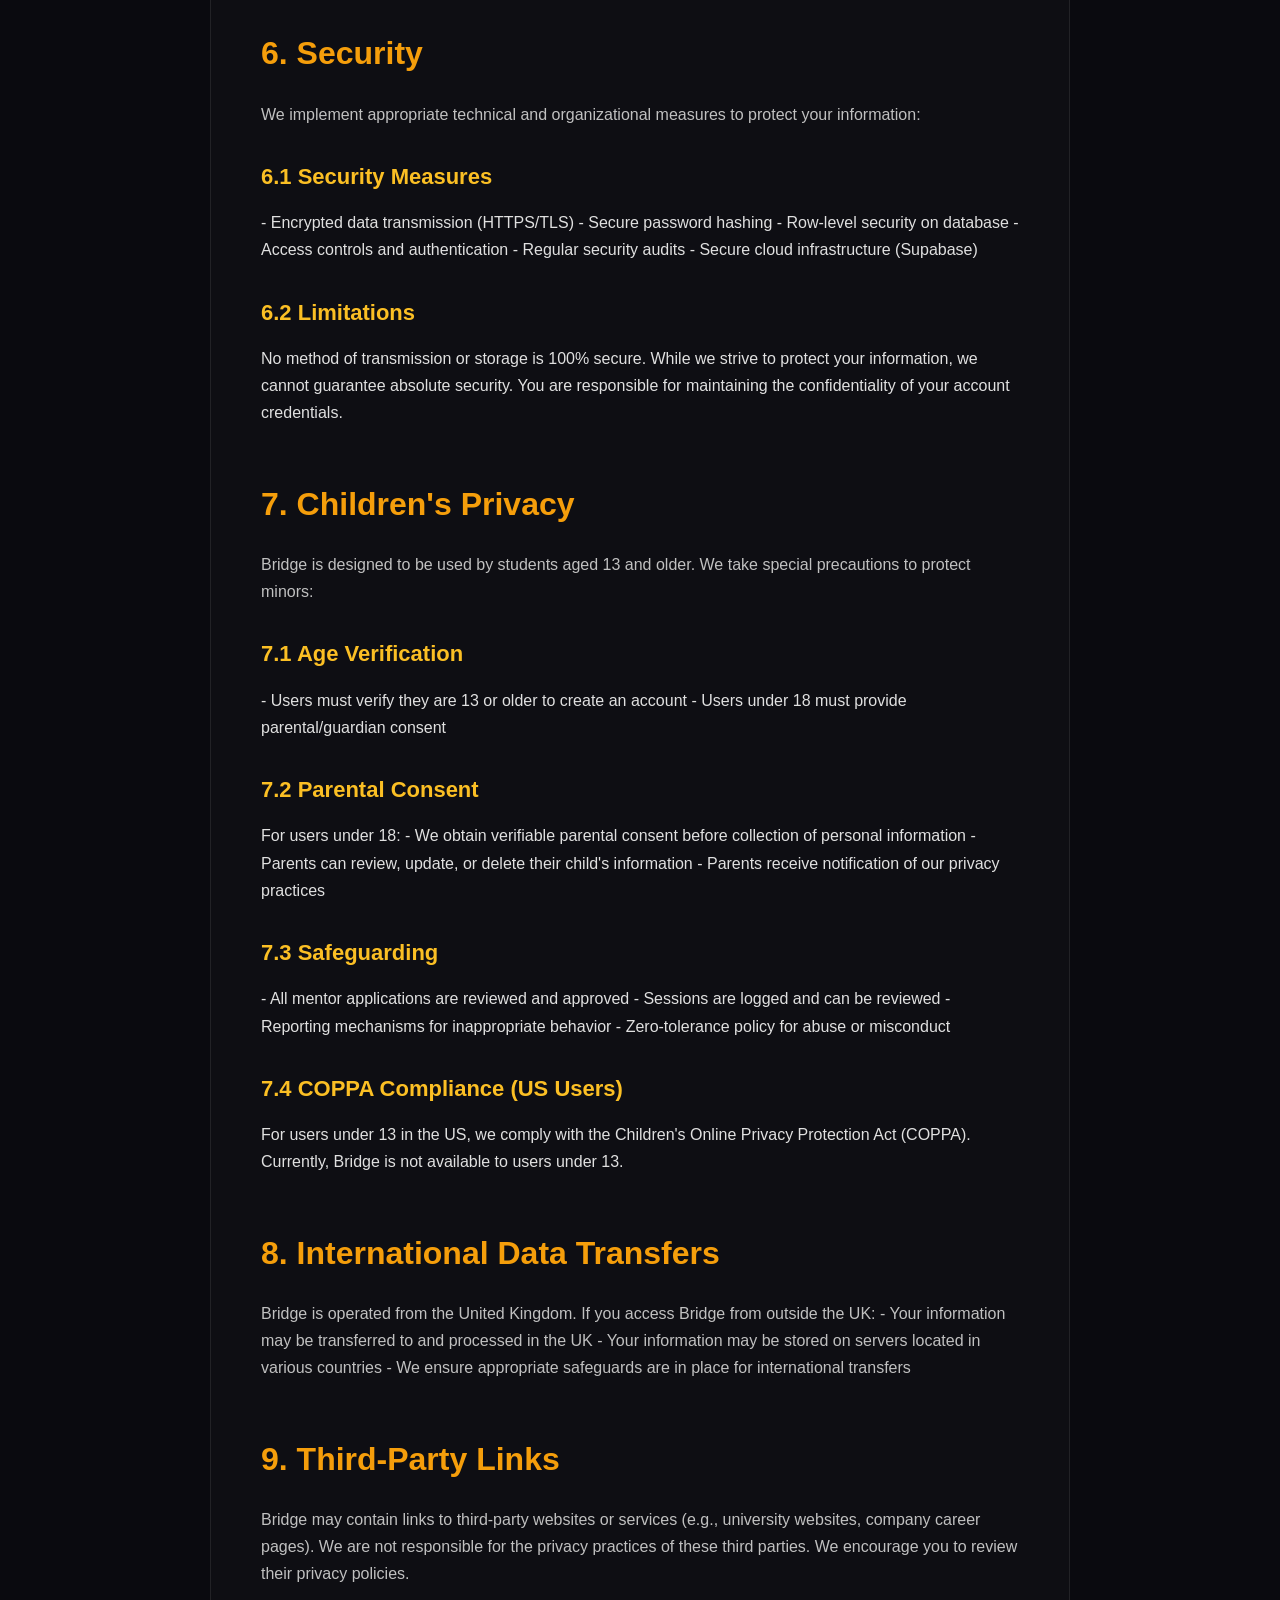
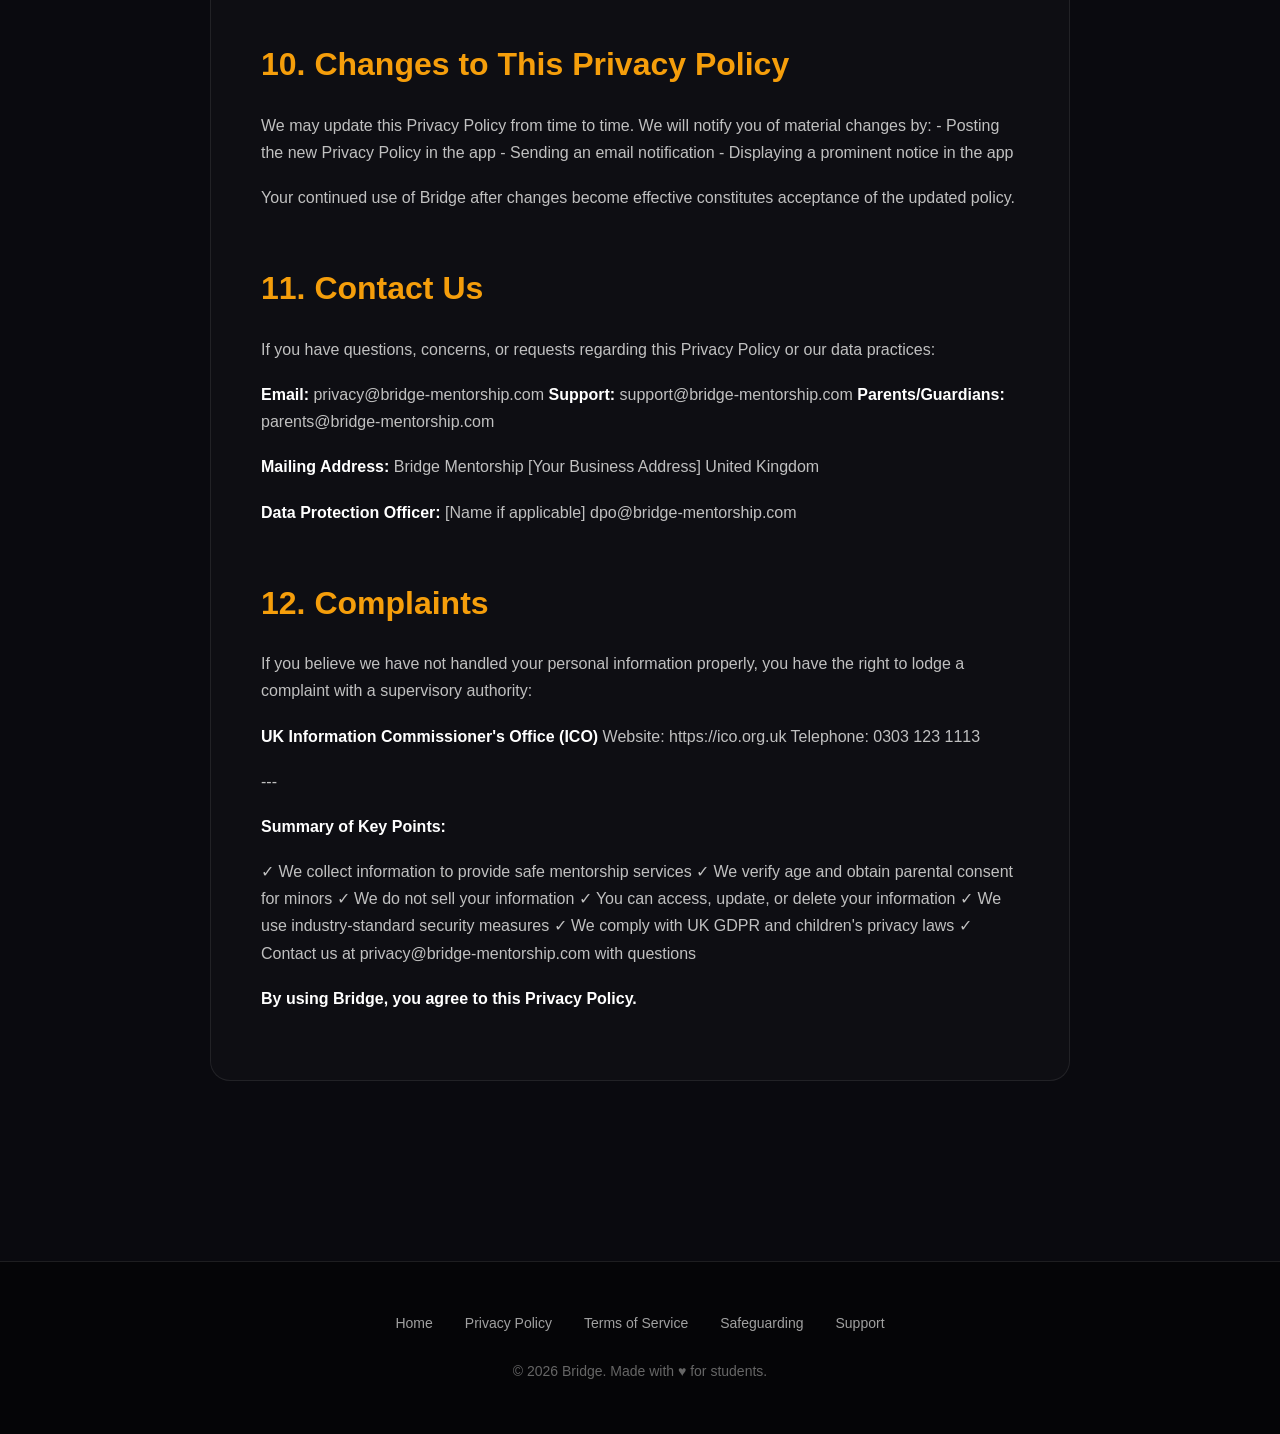
<file: privacy.html>
<!DOCTYPE html>
<html lang="en">
<head>
    <meta charset="UTF-8">
    <meta name="viewport" content="width=device-width, initial-scale=1.0">
    <title>Privacy Policy - Bridge</title>
    <meta name="description" content="Learn how Bridge protects your privacy and handles your data.">
    <style>
        * {
            margin: 0;
            padding: 0;
            box-sizing: border-box;
        }
        
        body {
            font-family: -apple-system, BlinkMacSystemFont, 'Segoe UI', Roboto, Oxygen, Ubuntu, Cantarell, sans-serif;
            line-height: 1.7;
            color: #e0e0e0;
            background: #0a0a0f;
        }
        
        .header {
            background: linear-gradient(135deg, #1a1540 0%, #13131a 100%);
            border-bottom: 1px solid rgba(255, 255, 255, 0.1);
            padding: 20px 0;
            position: sticky;
            top: 0;
            z-index: 100;
        }
        
        .header-content {
            max-width: 1200px;
            margin: 0 auto;
            padding: 0 20px;
            display: flex;
            justify-content: space-between;
            align-items: center;
        }
        
        .logo {
            font-size: 24px;
            font-weight: 700;
            color: #f59e0b;
            text-decoration: none;
        }
        
        .back-link {
            color: #a0a0a0;
            text-decoration: none;
            font-size: 14px;
            transition: color 0.3s;
        }
        
        .back-link:hover {
            color: #f59e0b;
        }
        
        .container {
            max-width: 900px;
            margin: 0 auto;
            padding: 60px 20px 100px;
        }
        
        .page-title {
            font-size: 48px;
            font-weight: 700;
            margin-bottom: 12px;
            color: white;
            line-height: 1.2;
        }
        
        .last-updated {
            color: #666;
            font-size: 14px;
            margin-bottom: 40px;
        }
        
        .content {
            background: rgba(255, 255, 255, 0.02);
            border: 1px solid rgba(255, 255, 255, 0.08);
            border-radius: 20px;
            padding: 50px;
        }
        
        .content h2 {
            font-size: 32px;
            margin-top: 50px;
            margin-bottom: 20px;
            color: #f59e0b;
            font-weight: 700;
        }
        
        .content h2:first-child {
            margin-top: 0;
        }
        
        .content h3 {
            font-size: 22px;
            margin-top: 30px;
            margin-bottom: 14px;
            color: #fbbf24;
            font-weight: 600;
        }
        
        .content h4 {
            font-size: 18px;
            margin-top: 24px;
            margin-bottom: 12px;
            color: #fcd34d;
            font-weight: 600;
        }
        
        .content p {
            margin-bottom: 18px;
            color: #c0c0c0;
            font-size: 16px;
        }
        
        .content ul, .content ol {
            margin-bottom: 20px;
            padding-left: 28px;
            color: #c0c0c0;
        }
        
        .content li {
            margin-bottom: 10px;
            line-height: 1.7;
        }
        
        .content strong, .content b {
            color: white;
            font-weight: 600;
        }
        
        .content em {
            color: #fbbf24;
            font-style: normal;
        }
        
        .content a {
            color: #f59e0b;
            text-decoration: none;
            border-bottom: 1px solid transparent;
            transition: all 0.3s;
        }
        
        .content a:hover {
            border-bottom-color: #f59e0b;
        }
        
        .content code {
            background: rgba(245, 158, 11, 0.12);
            padding: 3px 8px;
            border-radius: 5px;
            font-family: 'Monaco', 'Courier New', monospace;
            font-size: 14px;
            color: #fbbf24;
        }
        
        .content hr {
            border: none;
            border-top: 1px solid rgba(255, 255, 255, 0.1);
            margin: 40px 0;
        }
        
        .highlight-box {
            background: rgba(245, 158, 11, 0.08);
            border-left: 4px solid #f59e0b;
            padding: 24px;
            margin: 28px 0;
            border-radius: 8px;
        }
        
        .highlight-box p {
            margin-bottom: 10px;
        }
        
        .highlight-box p:last-child {
            margin-bottom: 0;
        }
        
        .highlight-box strong {
            color: #f59e0b;
        }
        
        footer {
            background: rgba(0, 0, 0, 0.5);
            border-top: 1px solid rgba(255, 255, 255, 0.1);
            padding: 50px 20px;
            margin-top: 80px;
        }
        
        .footer-content {
            max-width: 900px;
            margin: 0 auto;
            text-align: center;
        }
        
        .footer-links {
            display: flex;
            gap: 32px;
            justify-content: center;
            margin-bottom: 24px;
            flex-wrap: wrap;
        }
        
        .footer-links a {
            color: #a0a0a0;
            text-decoration: none;
            font-size: 14px;
            transition: color 0.3s;
        }
        
        .footer-links a:hover {
            color: #f59e0b;
        }
        
        .footer-bottom {
            color: #666;
            font-size: 14px;
        }
        
        @media (max-width: 768px) {
            .page-title {
                font-size: 36px;
            }
            
            .content {
                padding: 30px 24px;
            }
            
            .content h2 {
                font-size: 26px;
            }
            
            .content h3 {
                font-size: 20px;
            }
            
            .footer-links {
                flex-direction: column;
                gap: 16px;
            }
        }
    </style>
</head>
<body>
    <div class="header">
        <div class="header-content">
            <a href="/" class="logo">Bridge</a>
            <a href="/" class="back-link">← Back to Home</a>
        </div>
    </div>
    
    <div class="container">
        <h1 class="page-title">Privacy Policy</h1>
        <p class="last-updated">Last Updated: May 19, 2026</p>
        
        <div class="content">
            <h2>Privacy Policy for Bridge</h2>
<p><strong>Last Updated: May 19, 2026</strong></p>
<h2>Introduction</h2>
<p>Welcome to Bridge ("we," "our," or "us"). We are committed to protecting your privacy and the privacy of minors who use our mentorship platform. This Privacy Policy explains how we collect, use, disclose, and safeguard your information when you use our mobile application.</p>
<p><strong>Please read this privacy policy carefully. If you do not agree with the terms of this privacy policy, please do not access the application.</strong></p>
<h2>1. Information We Collect</h2>
<h3>1.1 Personal Information You Provide</h3>
<p>We collect information that you voluntarily provide when you:
- Register for an account
- Create or update your profile
- Book mentorship sessions
- Send messages through our platform
- Apply to become a mentor
- Report content or users</p>
<p><strong>This information may include:</strong>
- Full name
- Email address
- Date of birth
- School name and year group (for students)
- University, degree, and graduation year (for alumni mentors)
- Job title and company (for professional mentors)
- Profile picture (optional)
- Career interests and goals
- Expertise areas and skills
- Biography and background information
- Session notes and feedback</p>
<h3>1.2 Information for Minors</h3>
<p>For users under 18 years old, we additionally collect:
- Parental/guardian consent records
- Age verification information
- Parental contact information (email)</p>
<h3>1.3 Information Collected Automatically</h3>
<p>When you use Bridge, we automatically collect:
- Device information (device type, operating system, unique device identifiers)
- Usage data (features used, session times, navigation patterns)
- Log data (IP address, access times, crash reports)
- Location data (approximate location for mentor matching)</p>
<h3>1.4 Information from Third Parties</h3>
<p>We receive information from:
- <strong>Supabase</strong> (our authentication and database provider)
- <strong>Apple/Google</strong> (when you sign in with Apple/Google)
- <strong>OAuth providers</strong> (email, profile information)</p>
<h2>2. How We Use Your Information</h2>
<p>We use your information to:</p>
<h3>2.1 Provide Services</h3>
- Create and manage your account
- Match students with suitable mentors
- Facilitate booking and scheduling of sessions
- Enable in-app messaging between students and mentors
- Process and display profile information
- Provide AI-powered mentor recommendations (Sage AI)
<h3>2.2 Safety and Security</h3>
- Verify age and obtain parental consent for minors
- Review and approve mentor applications
- Monitor for inappropriate behavior or content
- Investigate reports of policy violations
- Prevent fraud and abuse
- Enforce our Terms of Service and Safeguarding Policy
<h3>2.3 Communication</h3>
- Send booking confirmations and reminders
- Deliver notifications about sessions and messages
- Send platform updates and important announcements
- Respond to your inquiries and support requests
- Send optional tips and resources (if you opt-in)
<h3>2.4 Improvement and Analytics</h3>
- Analyze usage patterns to improve our services
- Understand which features are most valuable
- Debug technical issues and optimize performance
- Conduct research and development for new features
<h3>2.5 Legal Compliance</h3>
- Comply with legal obligations
- Respond to law enforcement requests
- Protect our legal rights
- Enforce our policies
<h2>3. How We Share Your Information</h2>
<p>We do not sell your personal information. We share your information only in these circumstances:</p>
<h3>3.1 Within the Platform</h3>
- <strong>Student-Mentor Matching:</strong> Your profile information is visible to potential mentees/mentors for matching purposes
- <strong>Booked Sessions:</strong> Contact information is shared between matched students and mentors
- <strong>Messages:</strong> In-app messages are visible to participants in the conversation
<h3>3.2 Service Providers</h3>
We share information with trusted third-party service providers who help us operate Bridge:
- <strong>Supabase:</strong> Database, authentication, and hosting services
- <strong>Cloud Infrastructure:</strong> Data storage and processing
- <strong>Analytics Services:</strong> Usage analytics and crash reporting
- <strong>Communication Services:</strong> Email and push notification delivery
<p>All service providers are contractually obligated to protect your information and use it only for providing services to us.</p>
<h3>3.3 Legal Requirements</h3>
We may disclose your information if required to:
- Comply with legal obligations (court orders, subpoenas)
- Protect the safety of minors
- Investigate potential violations of our policies
- Respond to law enforcement requests
- Protect our legal rights and property
<h3>3.4 Business Transfers</h3>
If Bridge is involved in a merger, acquisition, or sale of assets, your information may be transferred as part of that transaction. We will notify you via email and/or prominent notice in the app before your information is transferred and becomes subject to a different privacy policy.
<h3>3.5 With Your Consent</h3>
We may share information with your explicit consent for purposes not covered in this policy.
<h2>4. Data Retention</h2>
<p>We retain your information for as long as necessary to provide our services and comply with legal obligations:</p>
<ul>
<li><strong>Active Accounts:</strong> Information is retained while your account is active</li>
<li><strong>Deleted Accounts:</strong> Most information is deleted within 30 days of account deletion</li>
<li><strong>Legal Requirements:</strong> Some information may be retained longer for legal, safety, or security reasons</li>
<li><strong>Aggregated Data:</strong> Non-identifiable, aggregated data may be retained indefinitely for analytics</li>
</ul>
<h2>5. Your Rights and Choices</h2>
<h3>5.1 Access and Correction</h3>
You can access and update your information at any time through:
- Profile settings in the app
- Contacting us at privacy@bridge-mentorship.com
<h3>5.2 Account Deletion</h3>
You can delete your account at any time:
- Through the app settings
- By emailing support@bridge-mentorship.com
<p>Upon deletion, your profile and most personal information will be permanently removed within 30 days.</p>
<h3>5.3 Communication Preferences</h3>
You can control notifications:
- Through the Notifications settings in the app
- By adjusting device notification settings
- By unsubscribing from email communications (except essential service emails)
<h3>5.4 Data Portability</h3>
You can request a copy of your data in a portable format by emailing privacy@bridge-mentorship.com.
<h3>5.5 Rights for UK Users (GDPR/UK GDPR)</h3>
If you are in the UK or EU, you have additional rights:
- Right to access your personal data
- Right to rectification of inaccurate data
- Right to erasure ("right to be forgotten")
- Right to restrict processing
- Right to data portability
- Right to object to processing
- Right to withdraw consent
<p>To exercise these rights, contact privacy@bridge-mentorship.com.</p>
<h3>5.6 Rights for Parents/Guardians</h3>
Parents and guardians of minors can:
- Review their child's information
- Request corrections or deletions
- Refuse further collection of their child's information
- Withdraw consent at any time
<p>Contact us at parents@bridge-mentorship.com.</p>
<h2>6. Security</h2>
<p>We implement appropriate technical and organizational measures to protect your information:</p>
<h3>6.1 Security Measures</h3>
- Encrypted data transmission (HTTPS/TLS)
- Secure password hashing
- Row-level security on database
- Access controls and authentication
- Regular security audits
- Secure cloud infrastructure (Supabase)
<h3>6.2 Limitations</h3>
No method of transmission or storage is 100% secure. While we strive to protect your information, we cannot guarantee absolute security. You are responsible for maintaining the confidentiality of your account credentials.
<h2>7. Children's Privacy</h2>
<p>Bridge is designed to be used by students aged 13 and older. We take special precautions to protect minors:</p>
<h3>7.1 Age Verification</h3>
- Users must verify they are 13 or older to create an account
- Users under 18 must provide parental/guardian consent
<h3>7.2 Parental Consent</h3>
For users under 18:
- We obtain verifiable parental consent before collection of personal information
- Parents can review, update, or delete their child's information
- Parents receive notification of our privacy practices
<h3>7.3 Safeguarding</h3>
- All mentor applications are reviewed and approved
- Sessions are logged and can be reviewed
- Reporting mechanisms for inappropriate behavior
- Zero-tolerance policy for abuse or misconduct
<h3>7.4 COPPA Compliance (US Users)</h3>
For users under 13 in the US, we comply with the Children's Online Privacy Protection Act (COPPA). Currently, Bridge is not available to users under 13.
<h2>8. International Data Transfers</h2>
<p>Bridge is operated from the United Kingdom. If you access Bridge from outside the UK:
- Your information may be transferred to and processed in the UK
- Your information may be stored on servers located in various countries
- We ensure appropriate safeguards are in place for international transfers</p>
<h2>9. Third-Party Links</h2>
<p>Bridge may contain links to third-party websites or services (e.g., university websites, company career pages). We are not responsible for the privacy practices of these third parties. We encourage you to review their privacy policies.</p>
<h2>10. Changes to This Privacy Policy</h2>
<p>We may update this Privacy Policy from time to time. We will notify you of material changes by:
- Posting the new Privacy Policy in the app
- Sending an email notification
- Displaying a prominent notice in the app</p>
<p>Your continued use of Bridge after changes become effective constitutes acceptance of the updated policy.</p>
<h2>11. Contact Us</h2>
<p>If you have questions, concerns, or requests regarding this Privacy Policy or our data practices:</p>
<p><strong>Email:</strong> privacy@bridge-mentorship.com  
<strong>Support:</strong> support@bridge-mentorship.com  
<strong>Parents/Guardians:</strong> parents@bridge-mentorship.com</p>
<p><strong>Mailing Address:</strong>  
Bridge Mentorship  
[Your Business Address]  
United Kingdom</p>
<p><strong>Data Protection Officer:</strong>  
[Name if applicable]  
dpo@bridge-mentorship.com</p>
<h2>12. Complaints</h2>
<p>If you believe we have not handled your personal information properly, you have the right to lodge a complaint with a supervisory authority:</p>
<p><strong>UK Information Commissioner's Office (ICO)</strong>  
Website: https://ico.org.uk  
Telephone: 0303 123 1113</p>
<p>---</p>
<p><strong>Summary of Key Points:</strong></p>
<p>✓ We collect information to provide safe mentorship services  
✓ We verify age and obtain parental consent for minors  
✓ We do not sell your information  
✓ You can access, update, or delete your information  
✓ We use industry-standard security measures  
✓ We comply with UK GDPR and children's privacy laws  
✓ Contact us at privacy@bridge-mentorship.com with questions</p>
<p><strong>By using Bridge, you agree to this Privacy Policy.</strong></p>
        </div>
    </div>
    
    <footer>
        <div class="footer-content">
            <div class="footer-links">
                <a href="/">Home</a>
                <a href="/privacy">Privacy Policy</a>
                <a href="/terms">Terms of Service</a>
                <a href="/safeguarding">Safeguarding</a>
                <a href="mailto:support@mybridgementor.com">Support</a>
            </div>
            <div class="footer-bottom">
                <p>&copy; 2026 Bridge. Made with ♥ for students.</p>
            </div>
        </div>
    </footer>
</body>
</html>
</file>
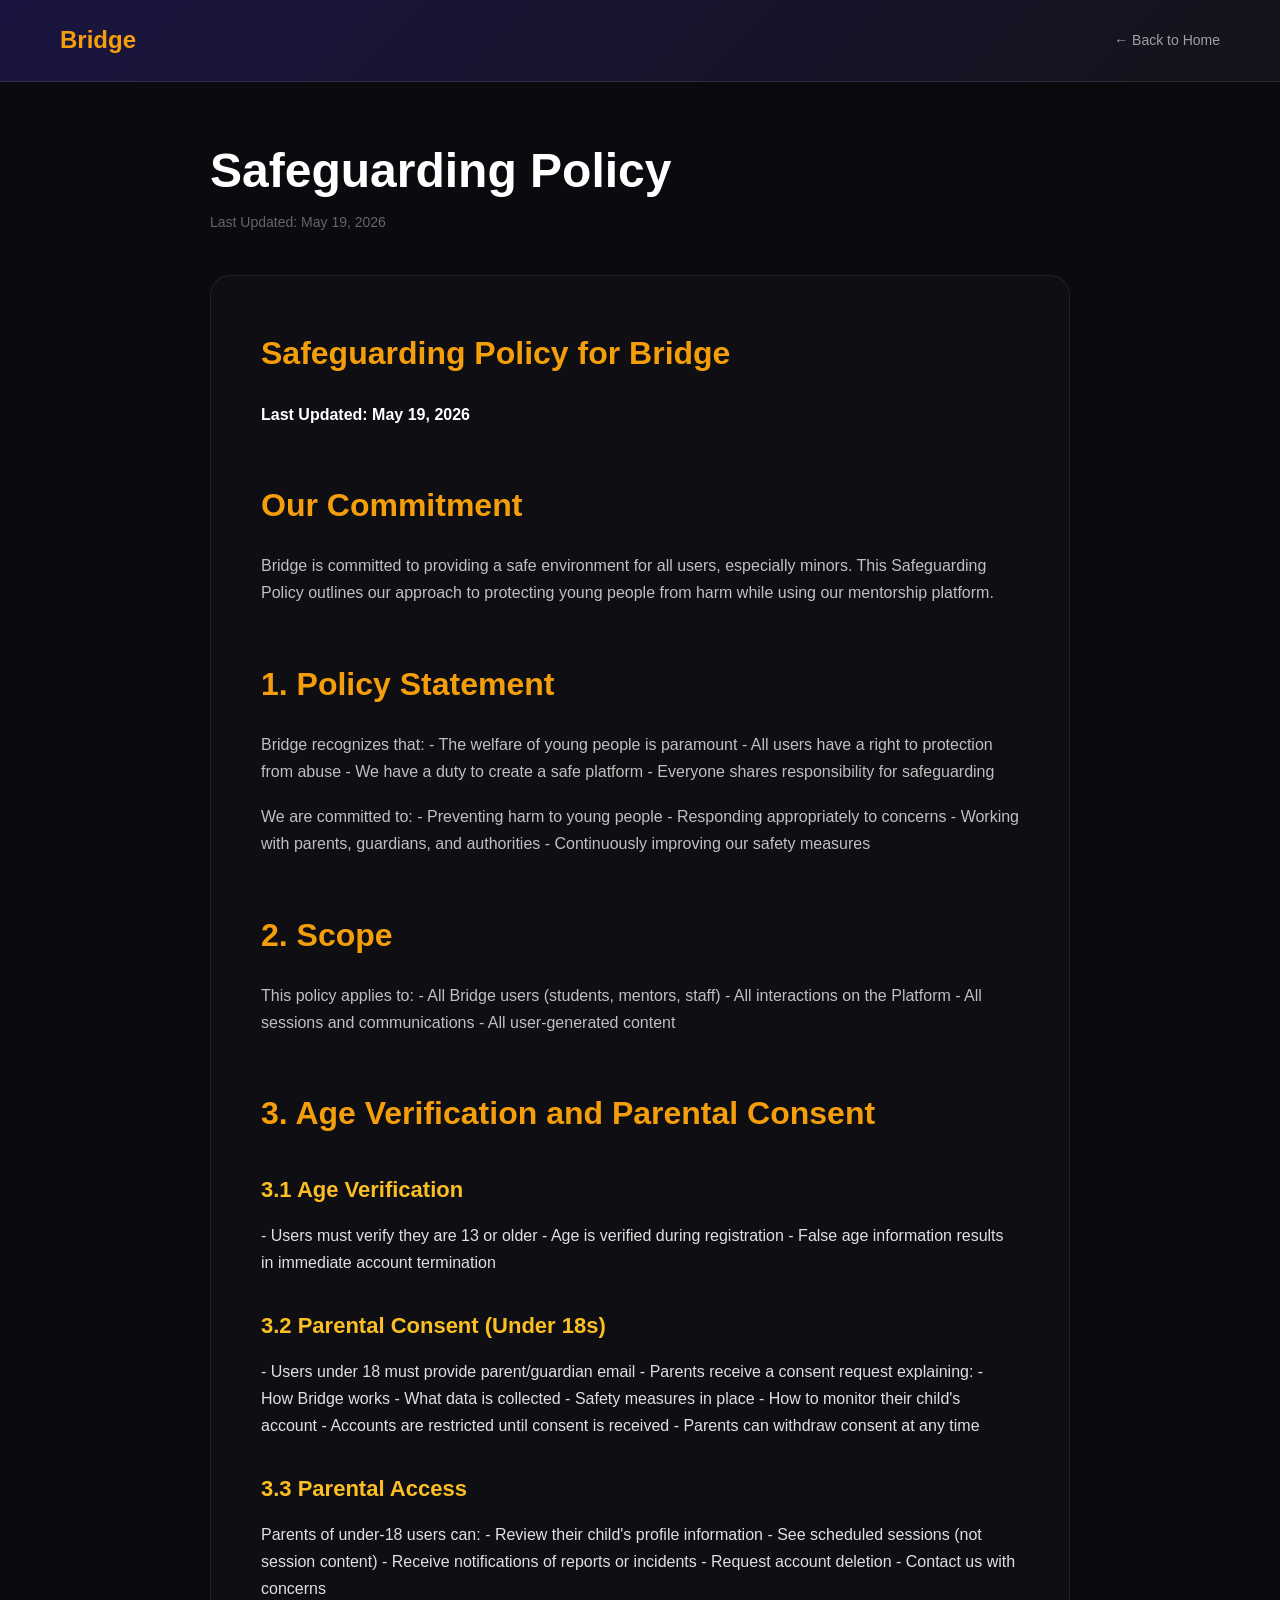
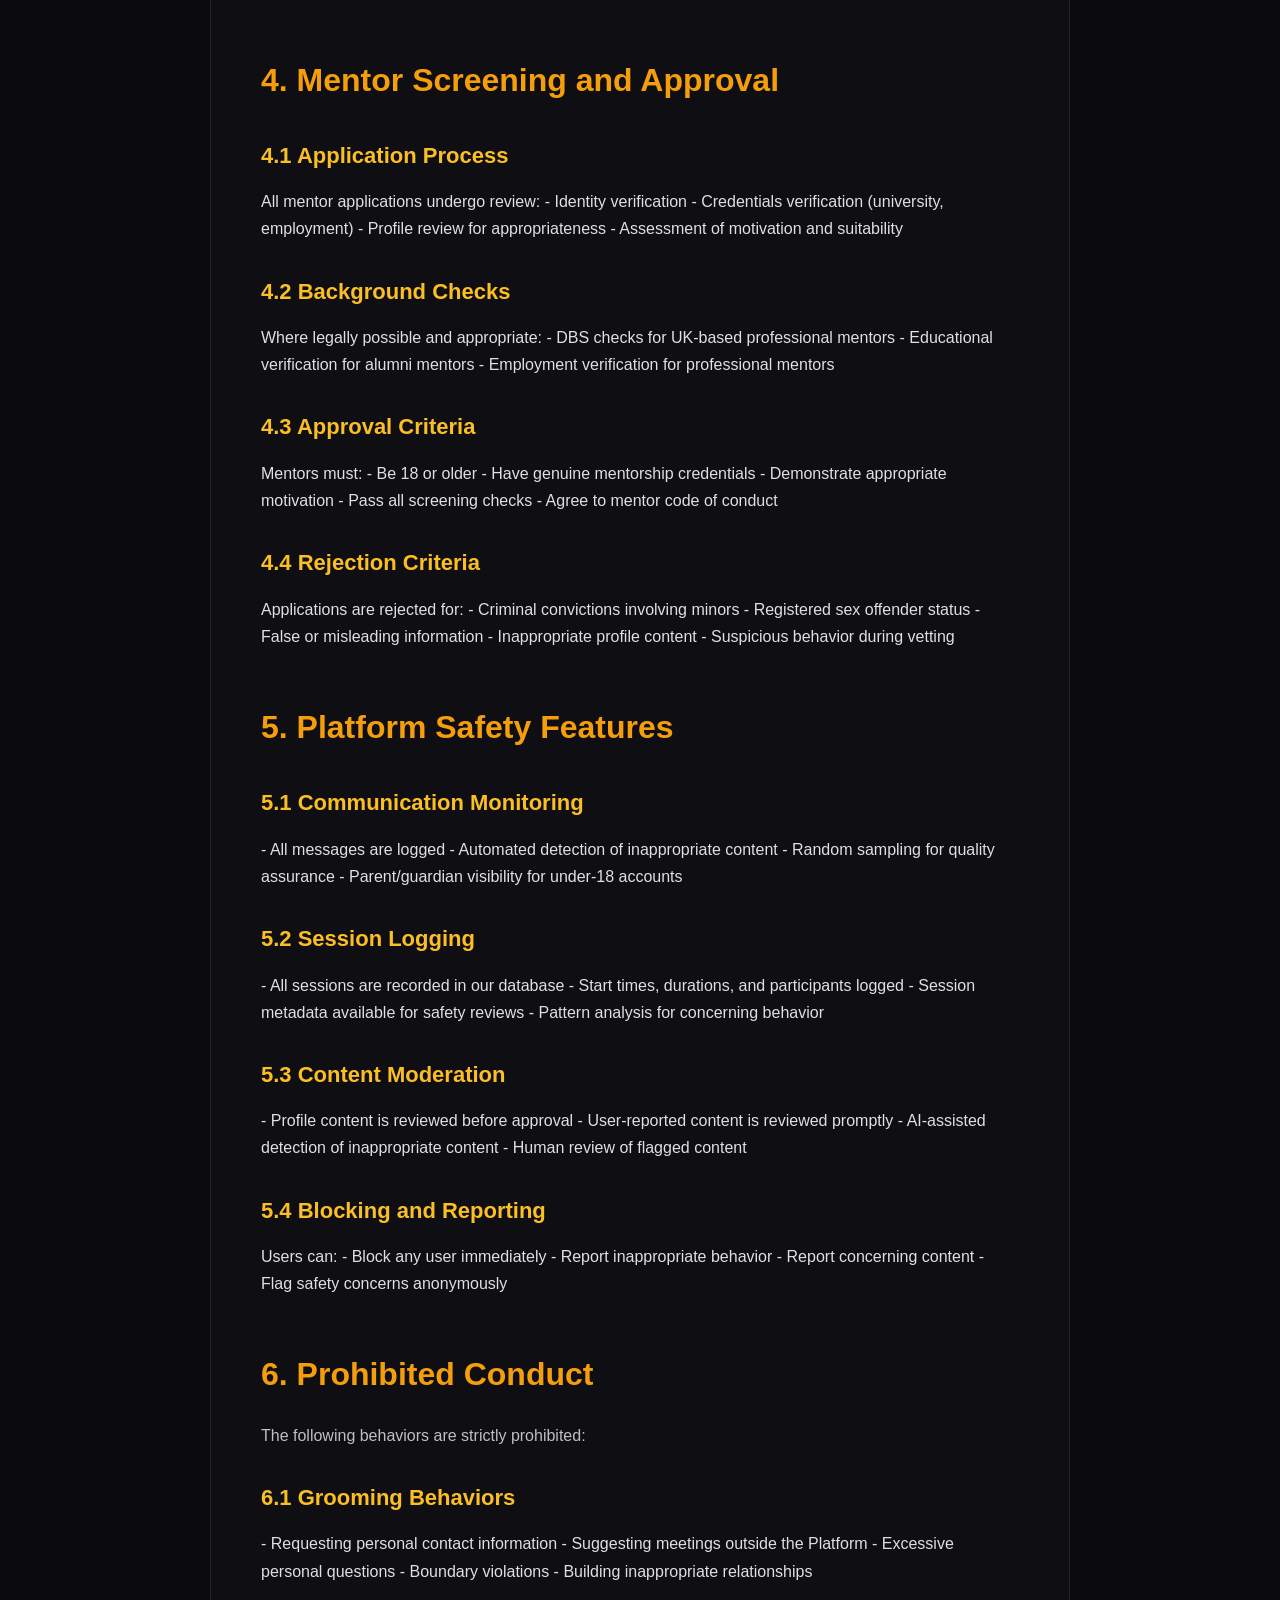
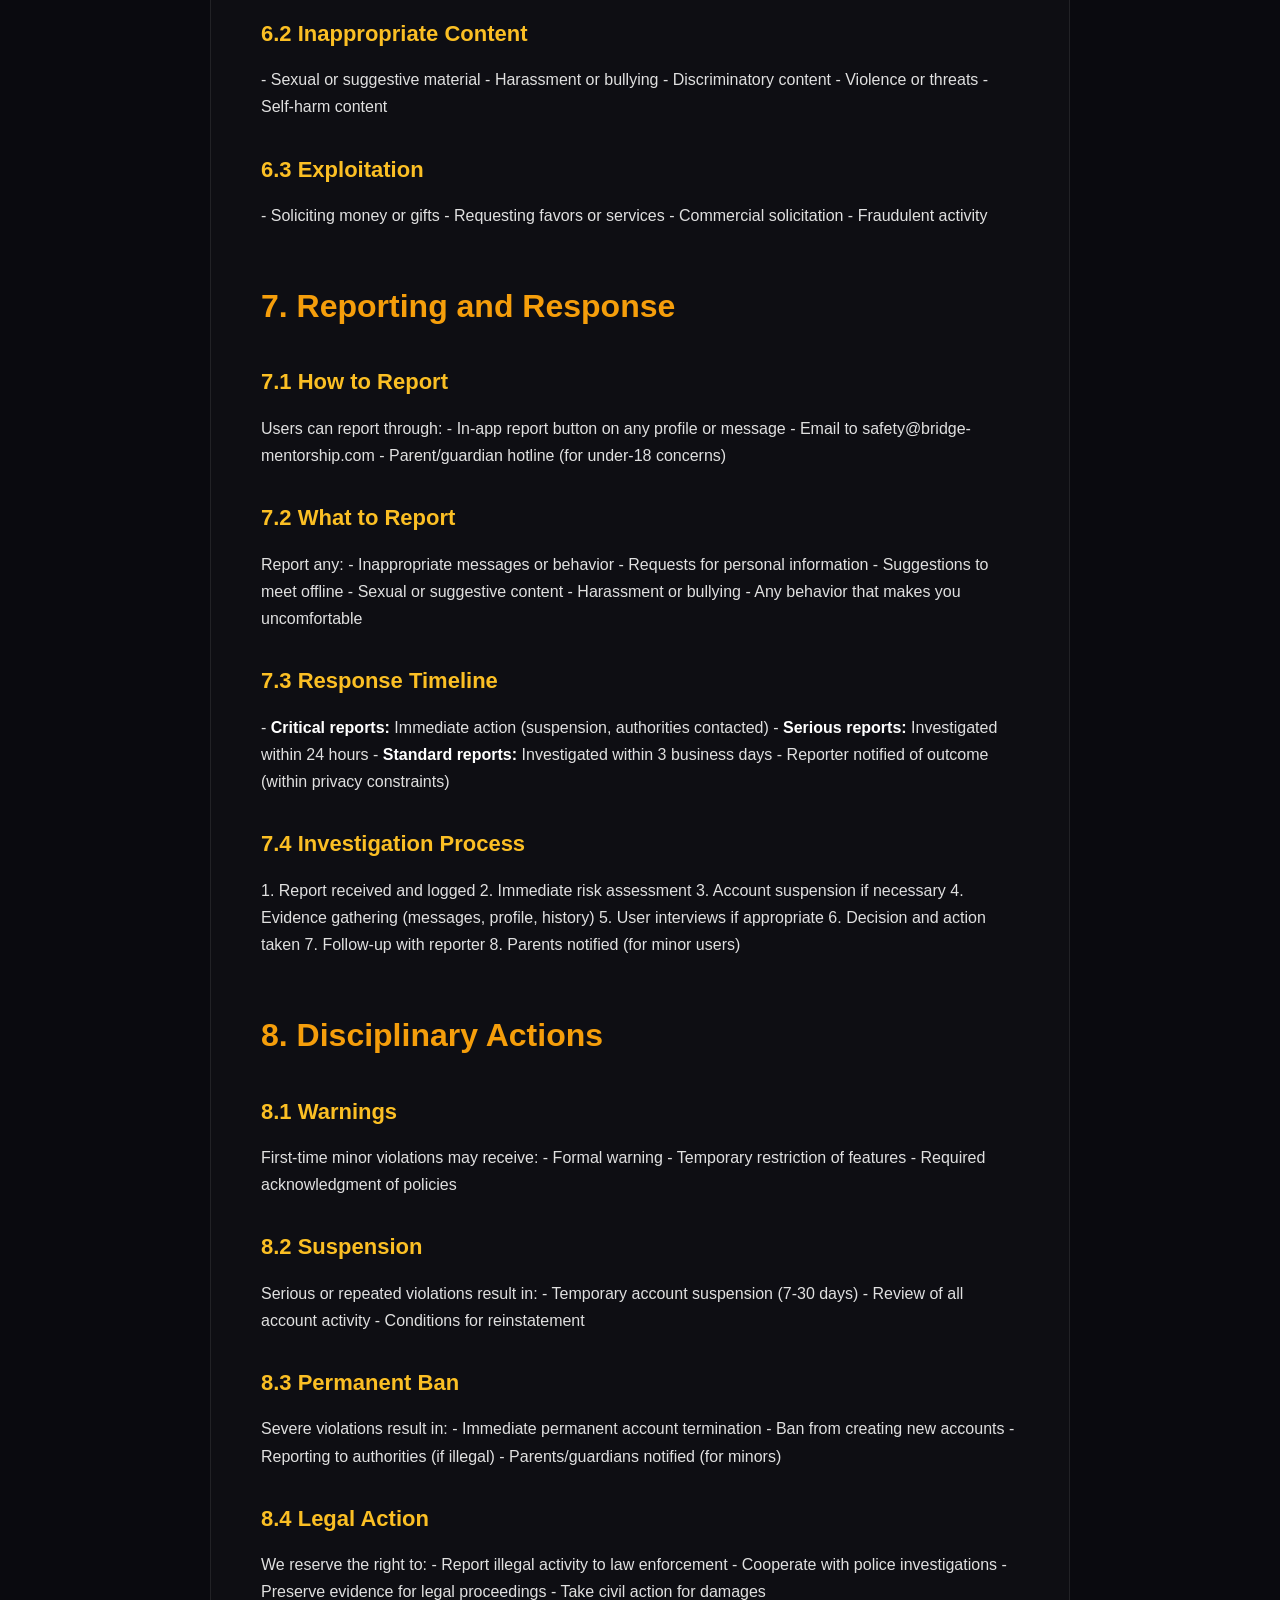
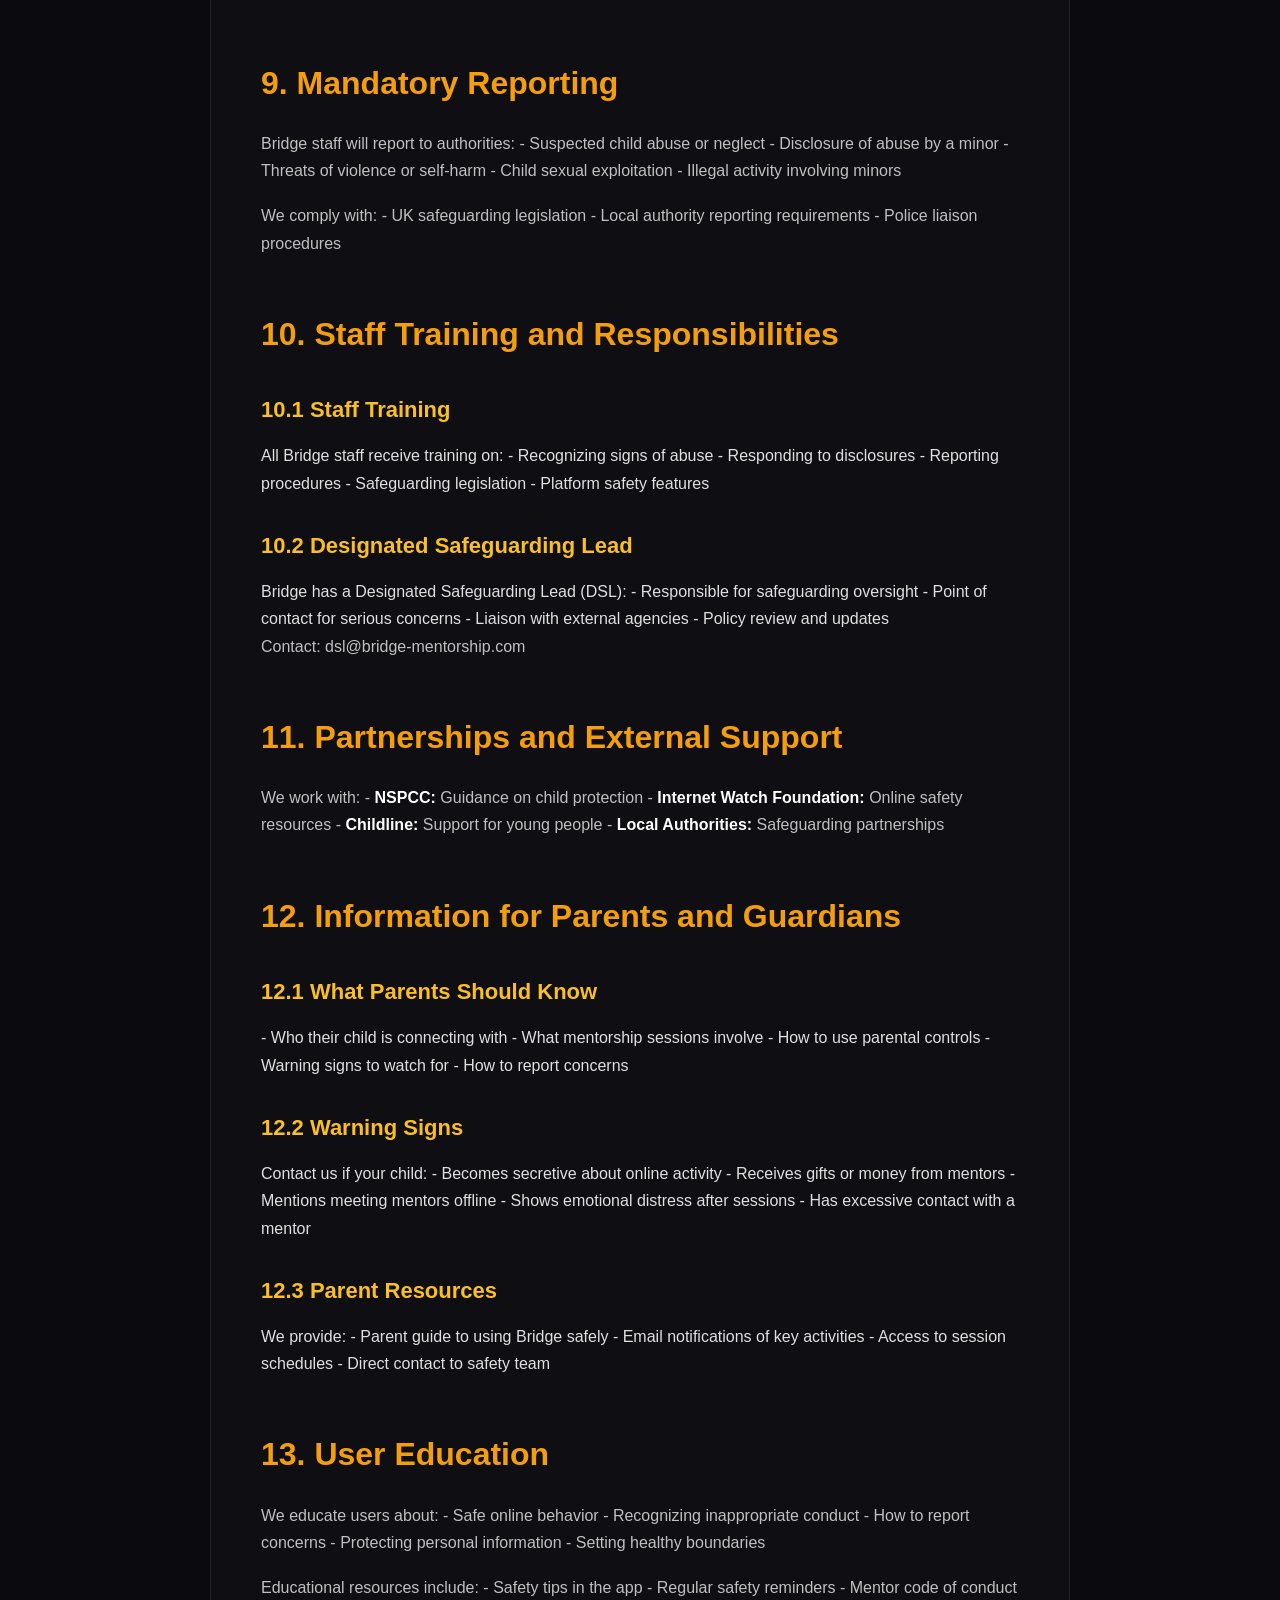
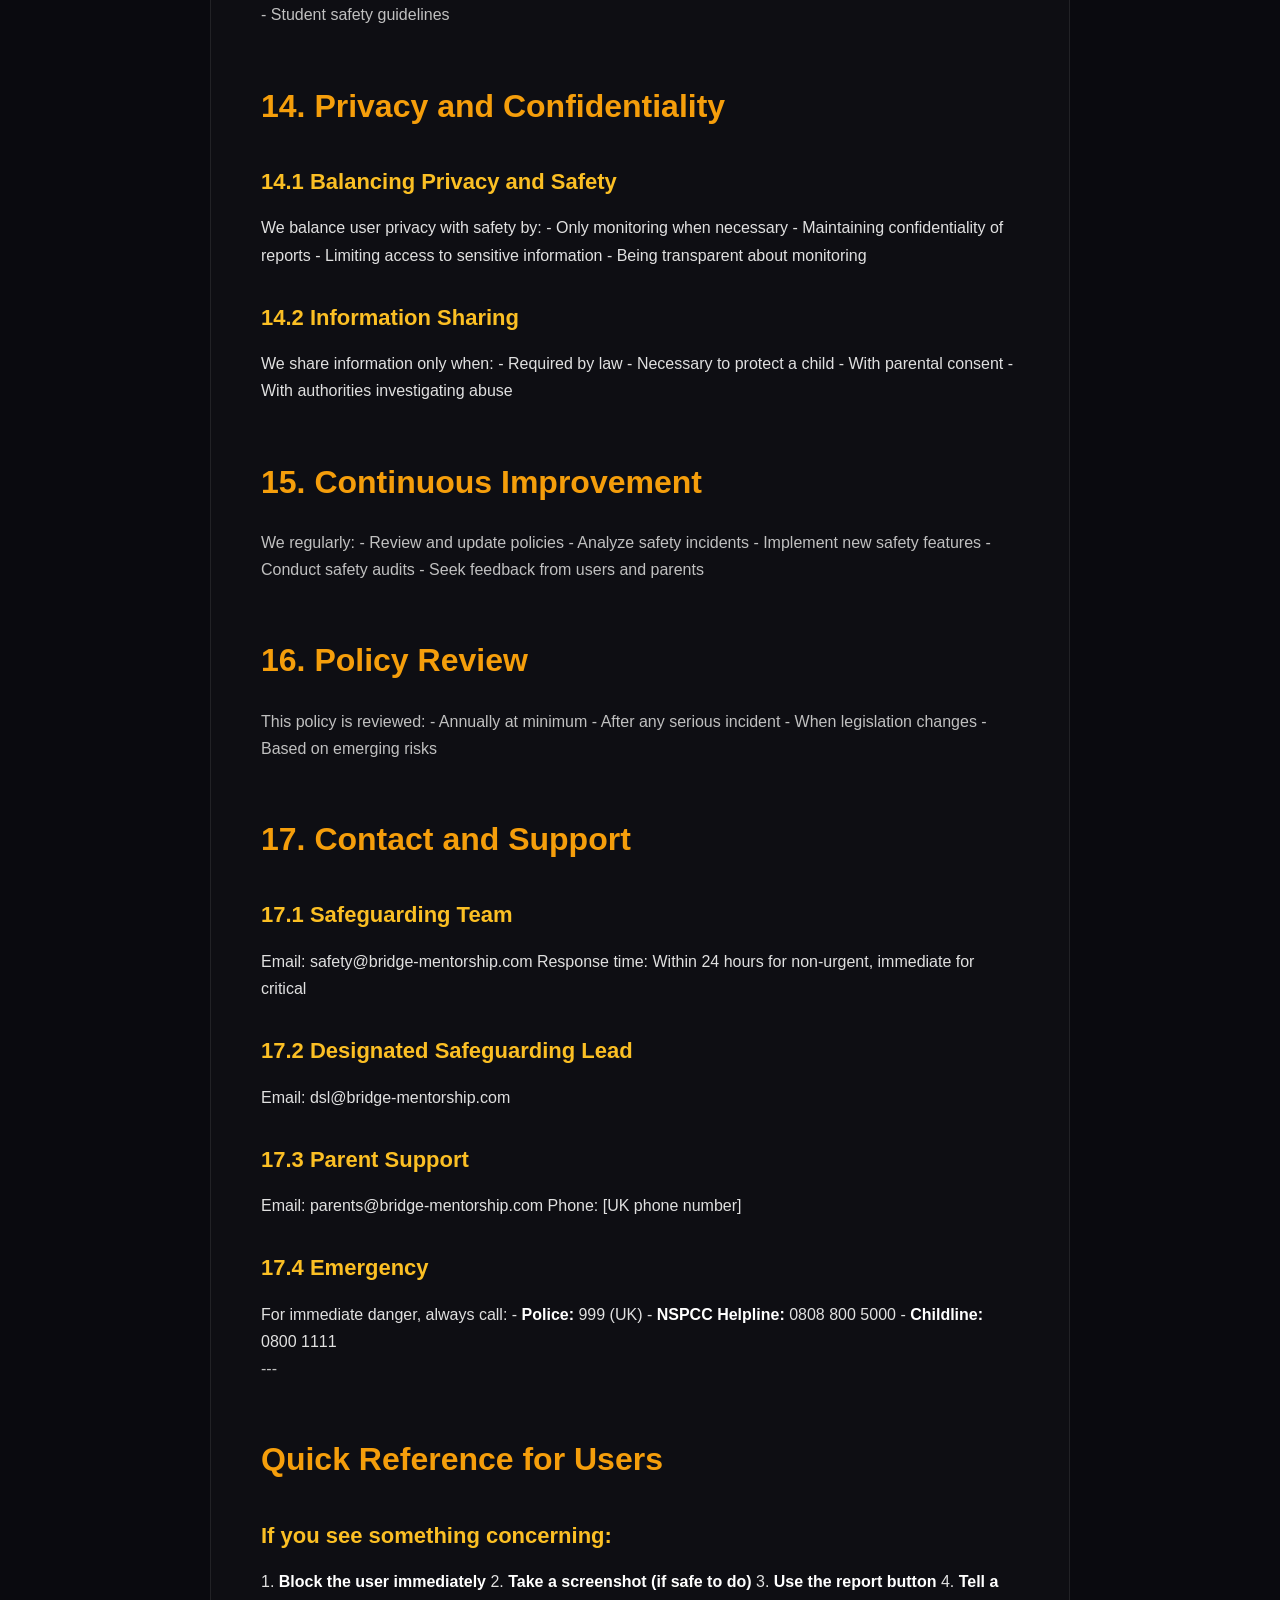
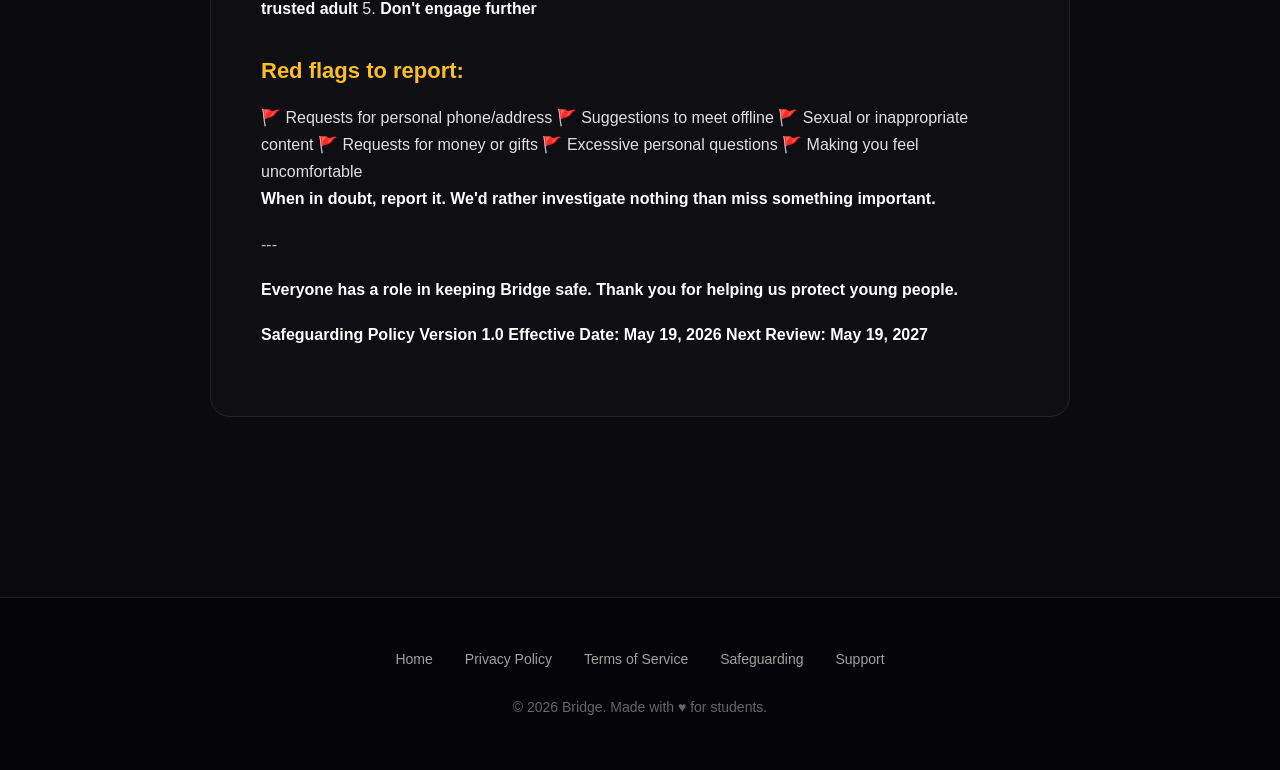
<file: safeguarding.html>
<!DOCTYPE html>
<html lang="en">
<head>
    <meta charset="UTF-8">
    <meta name="viewport" content="width=device-width, initial-scale=1.0">
    <title>Safeguarding Policy - Bridge</title>
    <meta name="description" content="How Bridge keeps students safe and protects minors.">
    <style>
        * {
            margin: 0;
            padding: 0;
            box-sizing: border-box;
        }
        
        body {
            font-family: -apple-system, BlinkMacSystemFont, 'Segoe UI', Roboto, Oxygen, Ubuntu, Cantarell, sans-serif;
            line-height: 1.7;
            color: #e0e0e0;
            background: #0a0a0f;
        }
        
        .header {
            background: linear-gradient(135deg, #1a1540 0%, #13131a 100%);
            border-bottom: 1px solid rgba(255, 255, 255, 0.1);
            padding: 20px 0;
            position: sticky;
            top: 0;
            z-index: 100;
        }
        
        .header-content {
            max-width: 1200px;
            margin: 0 auto;
            padding: 0 20px;
            display: flex;
            justify-content: space-between;
            align-items: center;
        }
        
        .logo {
            font-size: 24px;
            font-weight: 700;
            color: #f59e0b;
            text-decoration: none;
        }
        
        .back-link {
            color: #a0a0a0;
            text-decoration: none;
            font-size: 14px;
            transition: color 0.3s;
        }
        
        .back-link:hover {
            color: #f59e0b;
        }
        
        .container {
            max-width: 900px;
            margin: 0 auto;
            padding: 60px 20px 100px;
        }
        
        .page-title {
            font-size: 48px;
            font-weight: 700;
            margin-bottom: 12px;
            color: white;
            line-height: 1.2;
        }
        
        .last-updated {
            color: #666;
            font-size: 14px;
            margin-bottom: 40px;
        }
        
        .content {
            background: rgba(255, 255, 255, 0.02);
            border: 1px solid rgba(255, 255, 255, 0.08);
            border-radius: 20px;
            padding: 50px;
        }
        
        .content h2 {
            font-size: 32px;
            margin-top: 50px;
            margin-bottom: 20px;
            color: #f59e0b;
            font-weight: 700;
        }
        
        .content h2:first-child {
            margin-top: 0;
        }
        
        .content h3 {
            font-size: 22px;
            margin-top: 30px;
            margin-bottom: 14px;
            color: #fbbf24;
            font-weight: 600;
        }
        
        .content h4 {
            font-size: 18px;
            margin-top: 24px;
            margin-bottom: 12px;
            color: #fcd34d;
            font-weight: 600;
        }
        
        .content p {
            margin-bottom: 18px;
            color: #c0c0c0;
            font-size: 16px;
        }
        
        .content ul, .content ol {
            margin-bottom: 20px;
            padding-left: 28px;
            color: #c0c0c0;
        }
        
        .content li {
            margin-bottom: 10px;
            line-height: 1.7;
        }
        
        .content strong, .content b {
            color: white;
            font-weight: 600;
        }
        
        .content em {
            color: #fbbf24;
            font-style: normal;
        }
        
        .content a {
            color: #f59e0b;
            text-decoration: none;
            border-bottom: 1px solid transparent;
            transition: all 0.3s;
        }
        
        .content a:hover {
            border-bottom-color: #f59e0b;
        }
        
        .content code {
            background: rgba(245, 158, 11, 0.12);
            padding: 3px 8px;
            border-radius: 5px;
            font-family: 'Monaco', 'Courier New', monospace;
            font-size: 14px;
            color: #fbbf24;
        }
        
        .content hr {
            border: none;
            border-top: 1px solid rgba(255, 255, 255, 0.1);
            margin: 40px 0;
        }
        
        .highlight-box {
            background: rgba(245, 158, 11, 0.08);
            border-left: 4px solid #f59e0b;
            padding: 24px;
            margin: 28px 0;
            border-radius: 8px;
        }
        
        .highlight-box p {
            margin-bottom: 10px;
        }
        
        .highlight-box p:last-child {
            margin-bottom: 0;
        }
        
        .highlight-box strong {
            color: #f59e0b;
        }
        
        footer {
            background: rgba(0, 0, 0, 0.5);
            border-top: 1px solid rgba(255, 255, 255, 0.1);
            padding: 50px 20px;
            margin-top: 80px;
        }
        
        .footer-content {
            max-width: 900px;
            margin: 0 auto;
            text-align: center;
        }
        
        .footer-links {
            display: flex;
            gap: 32px;
            justify-content: center;
            margin-bottom: 24px;
            flex-wrap: wrap;
        }
        
        .footer-links a {
            color: #a0a0a0;
            text-decoration: none;
            font-size: 14px;
            transition: color 0.3s;
        }
        
        .footer-links a:hover {
            color: #f59e0b;
        }
        
        .footer-bottom {
            color: #666;
            font-size: 14px;
        }
        
        @media (max-width: 768px) {
            .page-title {
                font-size: 36px;
            }
            
            .content {
                padding: 30px 24px;
            }
            
            .content h2 {
                font-size: 26px;
            }
            
            .content h3 {
                font-size: 20px;
            }
            
            .footer-links {
                flex-direction: column;
                gap: 16px;
            }
        }
    </style>
</head>
<body>
    <div class="header">
        <div class="header-content">
            <a href="/" class="logo">Bridge</a>
            <a href="/" class="back-link">← Back to Home</a>
        </div>
    </div>
    
    <div class="container">
        <h1 class="page-title">Safeguarding Policy</h1>
        <p class="last-updated">Last Updated: May 19, 2026</p>
        
        <div class="content">
            <h2>Safeguarding Policy for Bridge</h2>
<p><strong>Last Updated: May 19, 2026</strong></p>
<h2>Our Commitment</h2>
<p>Bridge is committed to providing a safe environment for all users, especially minors. This Safeguarding Policy outlines our approach to protecting young people from harm while using our mentorship platform.</p>
<h2>1. Policy Statement</h2>
<p>Bridge recognizes that:
- The welfare of young people is paramount
- All users have a right to protection from abuse
- We have a duty to create a safe platform
- Everyone shares responsibility for safeguarding</p>
<p>We are committed to:
- Preventing harm to young people
- Responding appropriately to concerns
- Working with parents, guardians, and authorities
- Continuously improving our safety measures</p>
<h2>2. Scope</h2>
<p>This policy applies to:
- All Bridge users (students, mentors, staff)
- All interactions on the Platform
- All sessions and communications
- All user-generated content</p>
<h2>3. Age Verification and Parental Consent</h2>
<h3>3.1 Age Verification</h3>
- Users must verify they are 13 or older
- Age is verified during registration
- False age information results in immediate account termination
<h3>3.2 Parental Consent (Under 18s)</h3>
- Users under 18 must provide parent/guardian email
- Parents receive a consent request explaining:
  - How Bridge works
  - What data is collected
  - Safety measures in place
  - How to monitor their child's account
- Accounts are restricted until consent is received
- Parents can withdraw consent at any time
<h3>3.3 Parental Access</h3>
Parents of under-18 users can:
- Review their child's profile information
- See scheduled sessions (not session content)
- Receive notifications of reports or incidents
- Request account deletion
- Contact us with concerns
<h2>4. Mentor Screening and Approval</h2>
<h3>4.1 Application Process</h3>
All mentor applications undergo review:
- Identity verification
- Credentials verification (university, employment)
- Profile review for appropriateness
- Assessment of motivation and suitability
<h3>4.2 Background Checks</h3>
Where legally possible and appropriate:
- DBS checks for UK-based professional mentors
- Educational verification for alumni mentors
- Employment verification for professional mentors
<h3>4.3 Approval Criteria</h3>
Mentors must:
- Be 18 or older
- Have genuine mentorship credentials
- Demonstrate appropriate motivation
- Pass all screening checks
- Agree to mentor code of conduct
<h3>4.4 Rejection Criteria</h3>
Applications are rejected for:
- Criminal convictions involving minors
- Registered sex offender status
- False or misleading information
- Inappropriate profile content
- Suspicious behavior during vetting
<h2>5. Platform Safety Features</h2>
<h3>5.1 Communication Monitoring</h3>
- All messages are logged
- Automated detection of inappropriate content
- Random sampling for quality assurance
- Parent/guardian visibility for under-18 accounts
<h3>5.2 Session Logging</h3>
- All sessions are recorded in our database
- Start times, durations, and participants logged
- Session metadata available for safety reviews
- Pattern analysis for concerning behavior
<h3>5.3 Content Moderation</h3>
- Profile content is reviewed before approval
- User-reported content is reviewed promptly
- AI-assisted detection of inappropriate content
- Human review of flagged content
<h3>5.4 Blocking and Reporting</h3>
Users can:
- Block any user immediately
- Report inappropriate behavior
- Report concerning content
- Flag safety concerns anonymously
<h2>6. Prohibited Conduct</h2>
<p>The following behaviors are strictly prohibited:</p>
<h3>6.1 Grooming Behaviors</h3>
- Requesting personal contact information
- Suggesting meetings outside the Platform
- Excessive personal questions
- Boundary violations
- Building inappropriate relationships
<h3>6.2 Inappropriate Content</h3>
- Sexual or suggestive material
- Harassment or bullying
- Discriminatory content
- Violence or threats
- Self-harm content
<h3>6.3 Exploitation</h3>
- Soliciting money or gifts
- Requesting favors or services
- Commercial solicitation
- Fraudulent activity
<h2>7. Reporting and Response</h2>
<h3>7.1 How to Report</h3>
Users can report through:
- In-app report button on any profile or message
- Email to safety@bridge-mentorship.com
- Parent/guardian hotline (for under-18 concerns)
<h3>7.2 What to Report</h3>
Report any:
- Inappropriate messages or behavior
- Requests for personal information
- Suggestions to meet offline
- Sexual or suggestive content
- Harassment or bullying
- Any behavior that makes you uncomfortable
<h3>7.3 Response Timeline</h3>
- <strong>Critical reports:</strong> Immediate action (suspension, authorities contacted)
- <strong>Serious reports:</strong> Investigated within 24 hours
- <strong>Standard reports:</strong> Investigated within 3 business days
- Reporter notified of outcome (within privacy constraints)
<h3>7.4 Investigation Process</h3>
1. Report received and logged
2. Immediate risk assessment
3. Account suspension if necessary
4. Evidence gathering (messages, profile, history)
5. User interviews if appropriate
6. Decision and action taken
7. Follow-up with reporter
8. Parents notified (for minor users)
<h2>8. Disciplinary Actions</h2>
<h3>8.1 Warnings</h3>
First-time minor violations may receive:
- Formal warning
- Temporary restriction of features
- Required acknowledgment of policies
<h3>8.2 Suspension</h3>
Serious or repeated violations result in:
- Temporary account suspension (7-30 days)
- Review of all account activity
- Conditions for reinstatement
<h3>8.3 Permanent Ban</h3>
Severe violations result in:
- Immediate permanent account termination
- Ban from creating new accounts
- Reporting to authorities (if illegal)
- Parents/guardians notified (for minors)
<h3>8.4 Legal Action</h3>
We reserve the right to:
- Report illegal activity to law enforcement
- Cooperate with police investigations
- Preserve evidence for legal proceedings
- Take civil action for damages
<h2>9. Mandatory Reporting</h2>
<p>Bridge staff will report to authorities:
- Suspected child abuse or neglect
- Disclosure of abuse by a minor
- Threats of violence or self-harm
- Child sexual exploitation
- Illegal activity involving minors</p>
<p>We comply with:
- UK safeguarding legislation
- Local authority reporting requirements
- Police liaison procedures</p>
<h2>10. Staff Training and Responsibilities</h2>
<h3>10.1 Staff Training</h3>
All Bridge staff receive training on:
- Recognizing signs of abuse
- Responding to disclosures
- Reporting procedures
- Safeguarding legislation
- Platform safety features
<h3>10.2 Designated Safeguarding Lead</h3>
Bridge has a Designated Safeguarding Lead (DSL):
- Responsible for safeguarding oversight
- Point of contact for serious concerns
- Liaison with external agencies
- Policy review and updates
<p>Contact: dsl@bridge-mentorship.com</p>
<h2>11. Partnerships and External Support</h2>
<p>We work with:
- <strong>NSPCC:</strong> Guidance on child protection
- <strong>Internet Watch Foundation:</strong> Online safety resources
- <strong>Childline:</strong> Support for young people
- <strong>Local Authorities:</strong> Safeguarding partnerships</p>
<h2>12. Information for Parents and Guardians</h2>
<h3>12.1 What Parents Should Know</h3>
- Who their child is connecting with
- What mentorship sessions involve
- How to use parental controls
- Warning signs to watch for
- How to report concerns
<h3>12.2 Warning Signs</h3>
Contact us if your child:
- Becomes secretive about online activity
- Receives gifts or money from mentors
- Mentions meeting mentors offline
- Shows emotional distress after sessions
- Has excessive contact with a mentor
<h3>12.3 Parent Resources</h3>
We provide:
- Parent guide to using Bridge safely
- Email notifications of key activities
- Access to session schedules
- Direct contact to safety team
<h2>13. User Education</h2>
<p>We educate users about:
- Safe online behavior
- Recognizing inappropriate conduct
- How to report concerns
- Protecting personal information
- Setting healthy boundaries</p>
<p>Educational resources include:
- Safety tips in the app
- Regular safety reminders
- Mentor code of conduct
- Student safety guidelines</p>
<h2>14. Privacy and Confidentiality</h2>
<h3>14.1 Balancing Privacy and Safety</h3>
We balance user privacy with safety by:
- Only monitoring when necessary
- Maintaining confidentiality of reports
- Limiting access to sensitive information
- Being transparent about monitoring
<h3>14.2 Information Sharing</h3>
We share information only when:
- Required by law
- Necessary to protect a child
- With parental consent
- With authorities investigating abuse
<h2>15. Continuous Improvement</h2>
<p>We regularly:
- Review and update policies
- Analyze safety incidents
- Implement new safety features
- Conduct safety audits
- Seek feedback from users and parents</p>
<h2>16. Policy Review</h2>
<p>This policy is reviewed:
- Annually at minimum
- After any serious incident
- When legislation changes
- Based on emerging risks</p>
<h2>17. Contact and Support</h2>
<h3>17.1 Safeguarding Team</h3>
Email: safety@bridge-mentorship.com  
Response time: Within 24 hours for non-urgent, immediate for critical
<h3>17.2 Designated Safeguarding Lead</h3>
Email: dsl@bridge-mentorship.com
<h3>17.3 Parent Support</h3>
Email: parents@bridge-mentorship.com  
Phone: [UK phone number]
<h3>17.4 Emergency</h3>
For immediate danger, always call:
- <strong>Police:</strong> 999 (UK)
- <strong>NSPCC Helpline:</strong> 0808 800 5000
- <strong>Childline:</strong> 0800 1111
<p>---</p>
<h2>Quick Reference for Users</h2>
<h3>If you see something concerning:</h3>
1. <strong>Block the user immediately</strong>
2. <strong>Take a screenshot (if safe to do)</strong>
3. <strong>Use the report button</strong>
4. <strong>Tell a trusted adult</strong>
5. <strong>Don't engage further</strong>
<h3>Red flags to report:</h3>
🚩 Requests for personal phone/address  
🚩 Suggestions to meet offline  
🚩 Sexual or inappropriate content  
🚩 Requests for money or gifts  
🚩 Excessive personal questions  
🚩 Making you feel uncomfortable
<p><strong>When in doubt, report it. We'd rather investigate nothing than miss something important.</strong></p>
<p>---</p>
<p><strong>Everyone has a role in keeping Bridge safe. Thank you for helping us protect young people.</strong></p>
<p><strong>Safeguarding Policy Version 1.0</strong>  
<strong>Effective Date: May 19, 2026</strong>  
<strong>Next Review: May 19, 2027</strong></p>
        </div>
    </div>
    
    <footer>
        <div class="footer-content">
            <div class="footer-links">
                <a href="/">Home</a>
                <a href="/privacy">Privacy Policy</a>
                <a href="/terms">Terms of Service</a>
                <a href="/safeguarding">Safeguarding</a>
                <a href="mailto:support@mybridgementor.com">Support</a>
            </div>
            <div class="footer-bottom">
                <p>&copy; 2026 Bridge. Made with ♥ for students.</p>
            </div>
        </div>
    </footer>
</body>
</html>
</file>
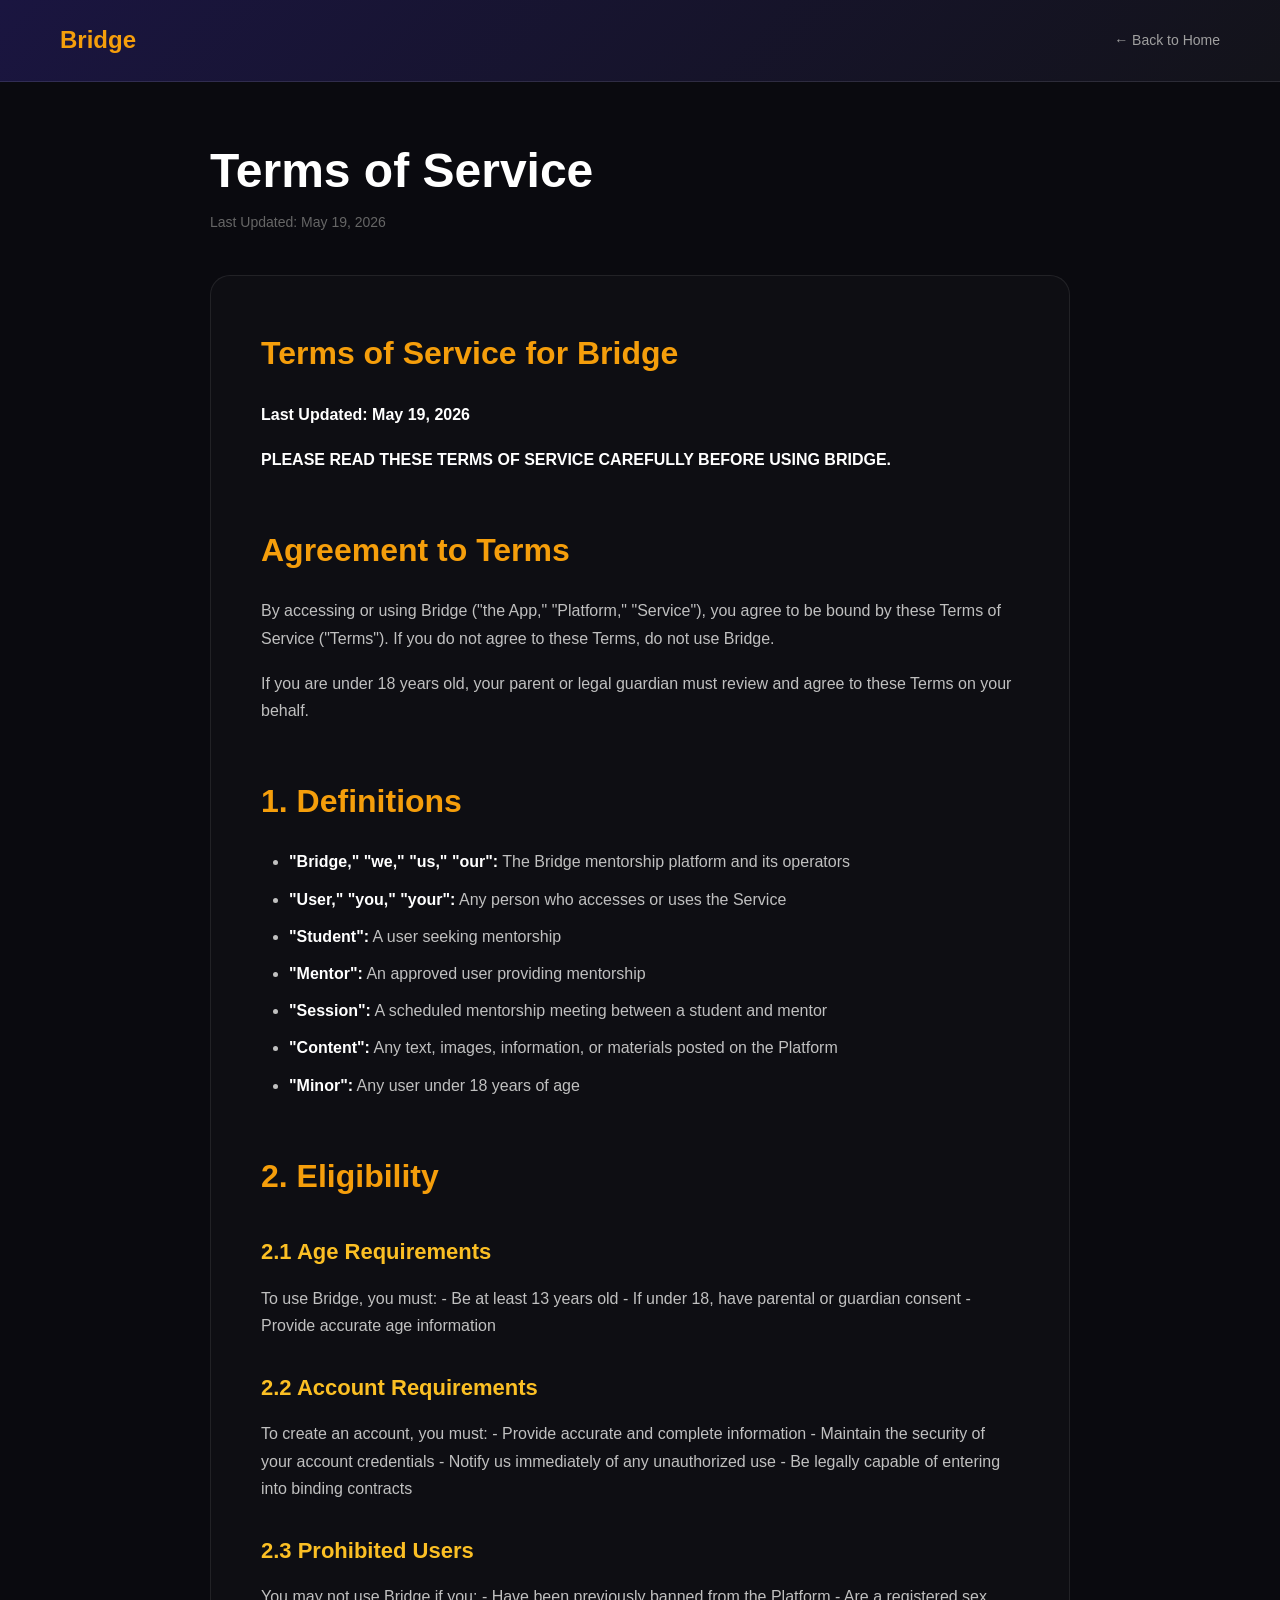
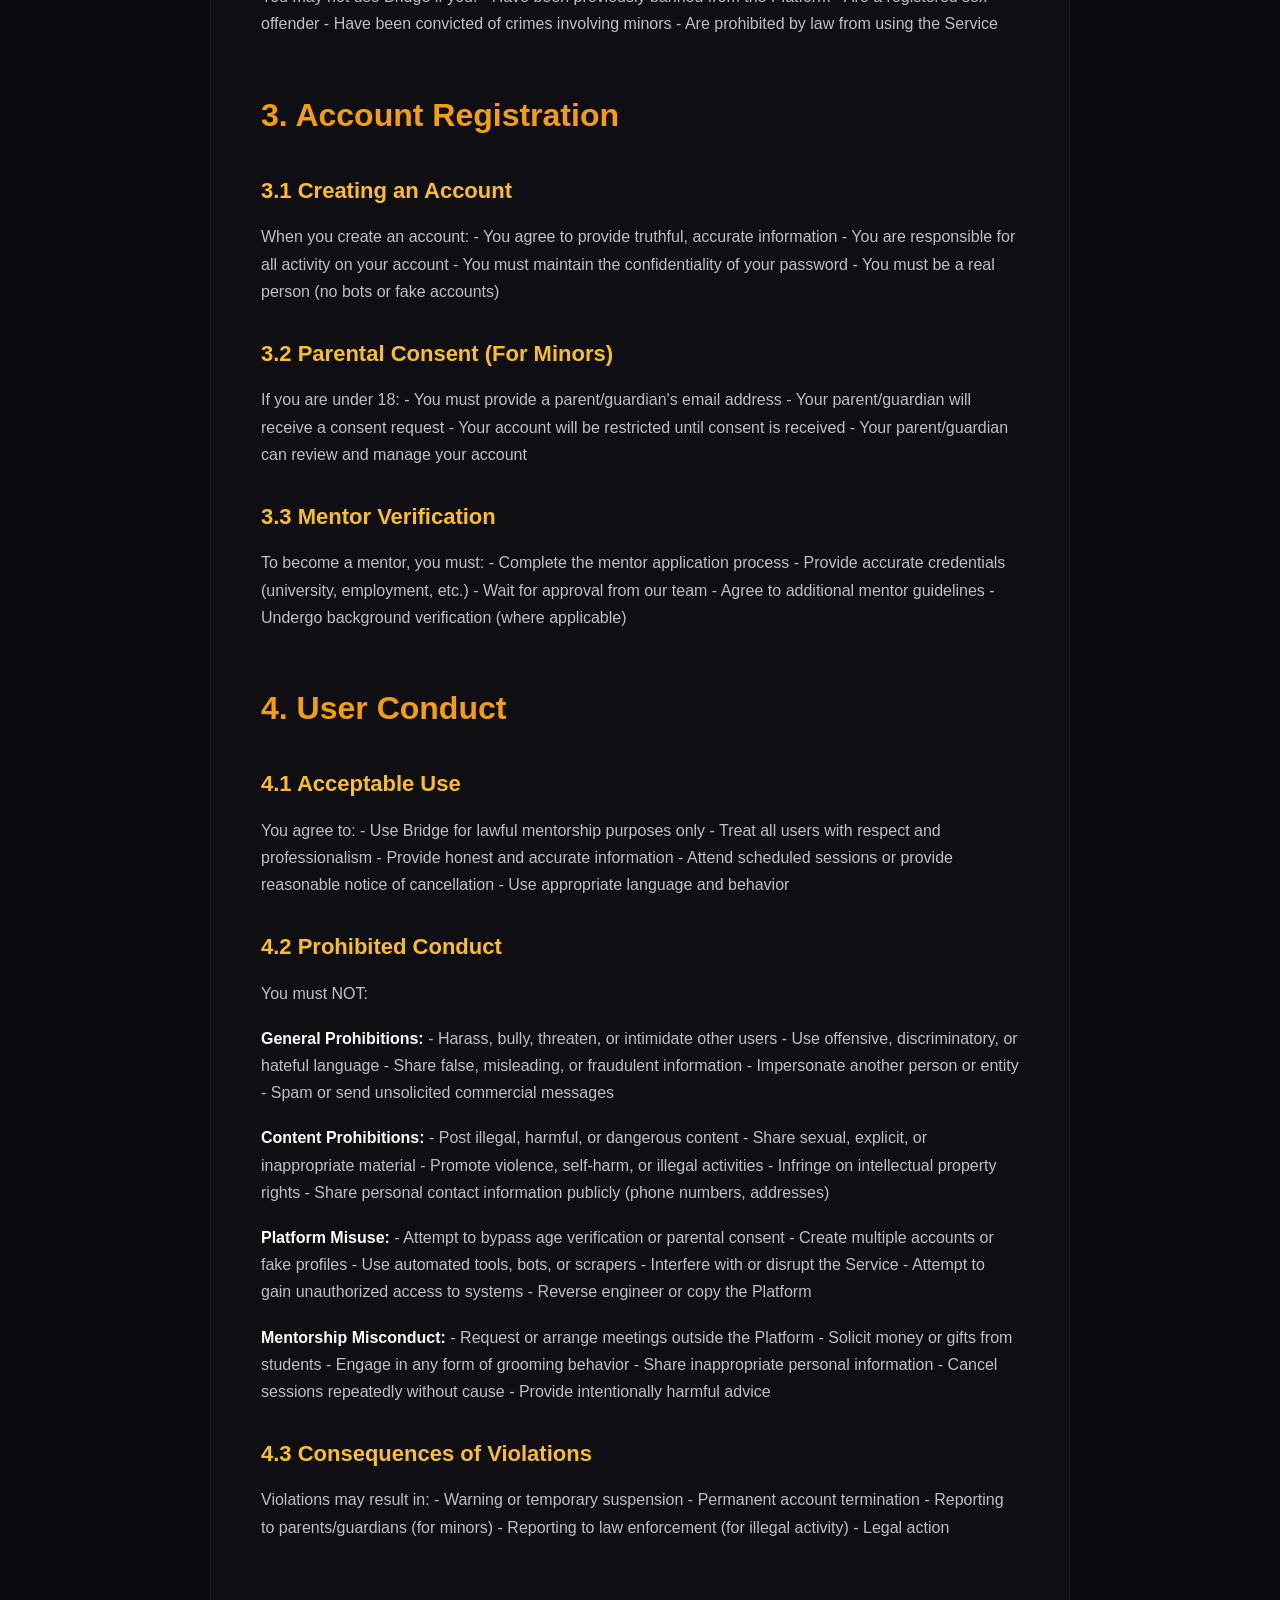
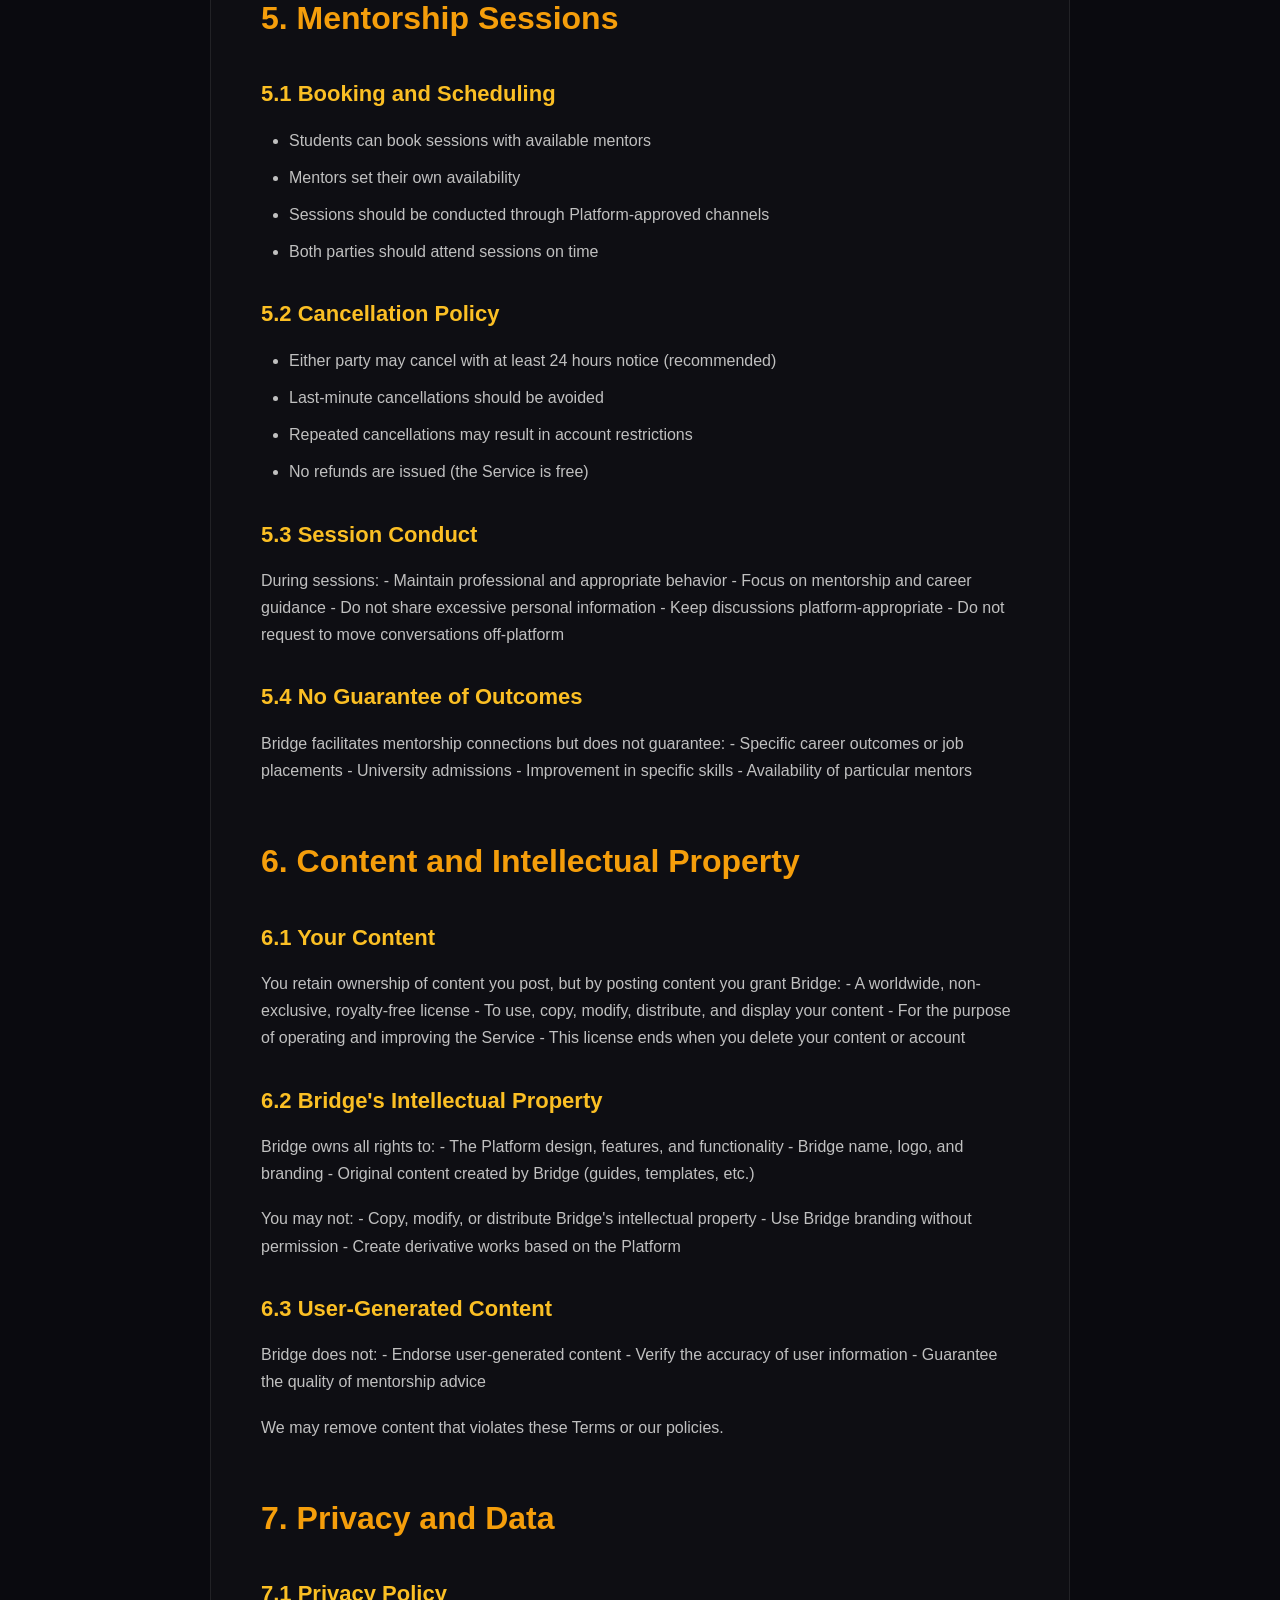
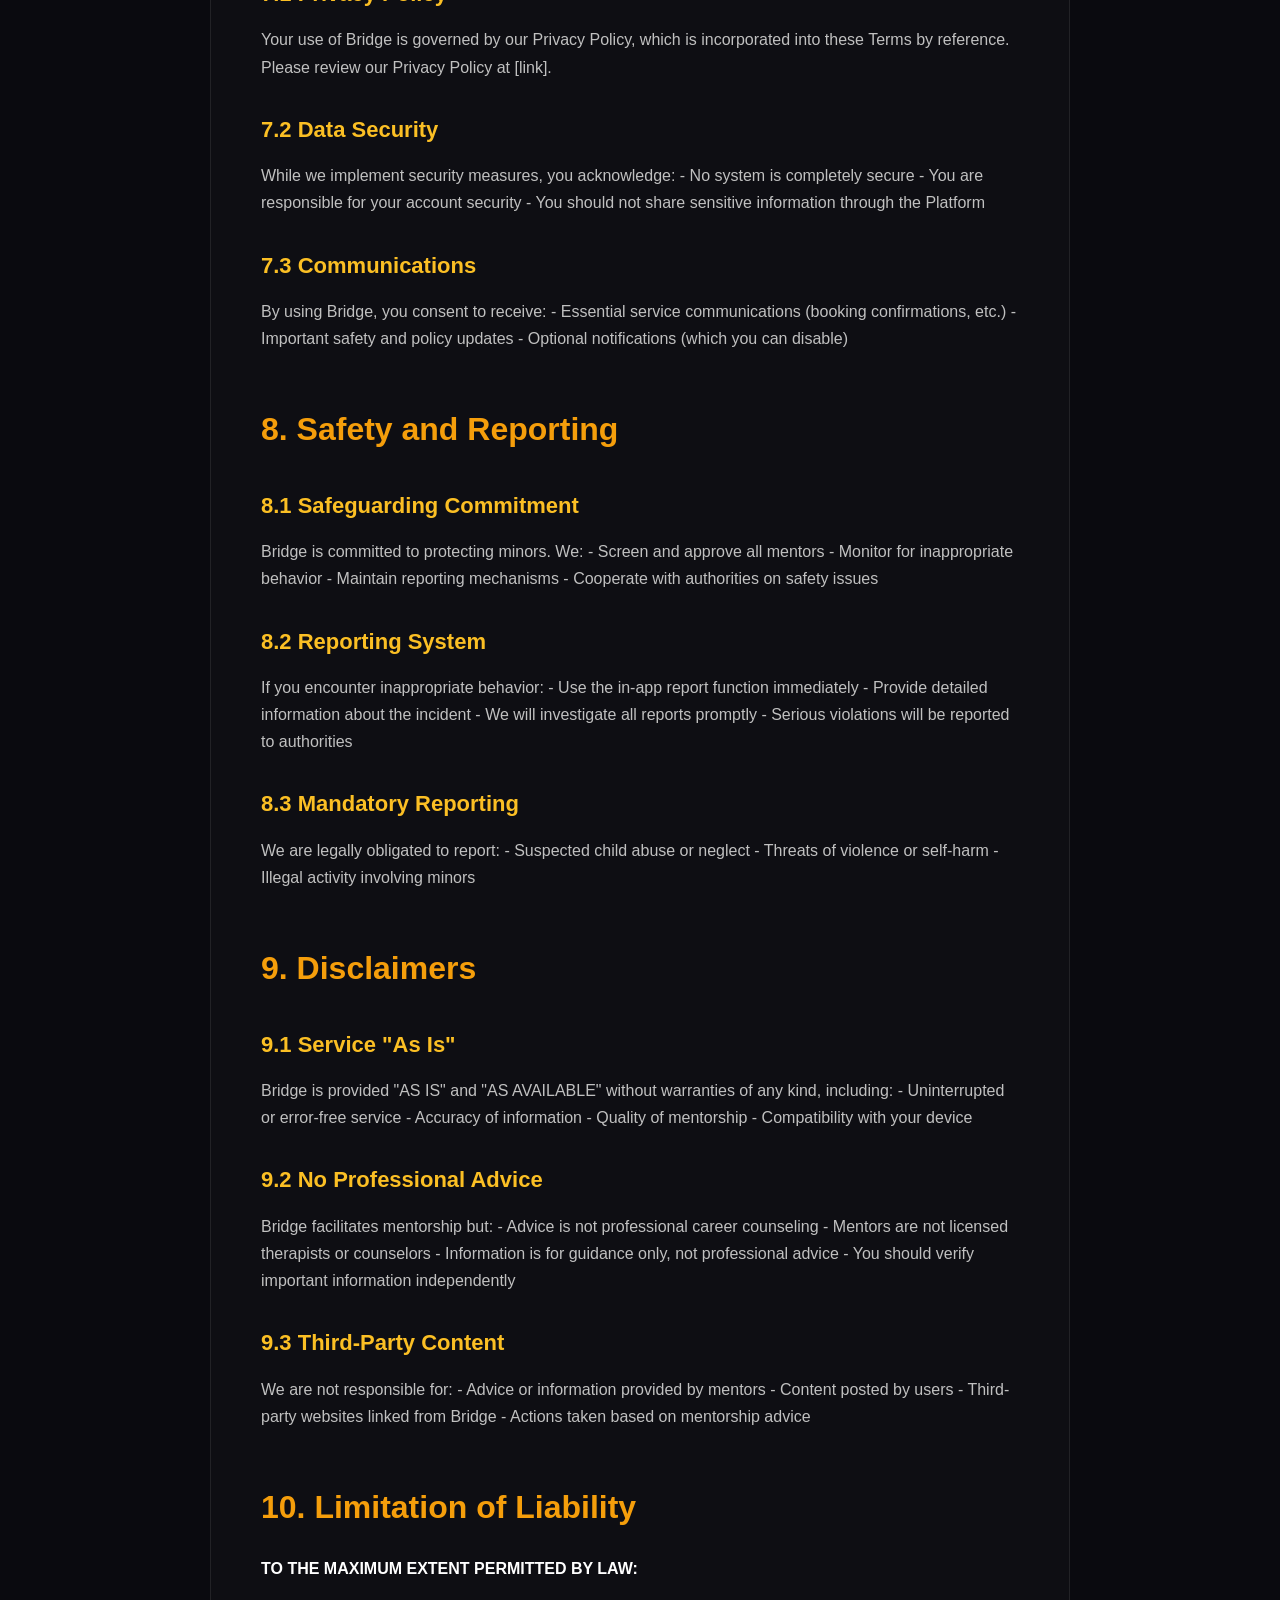
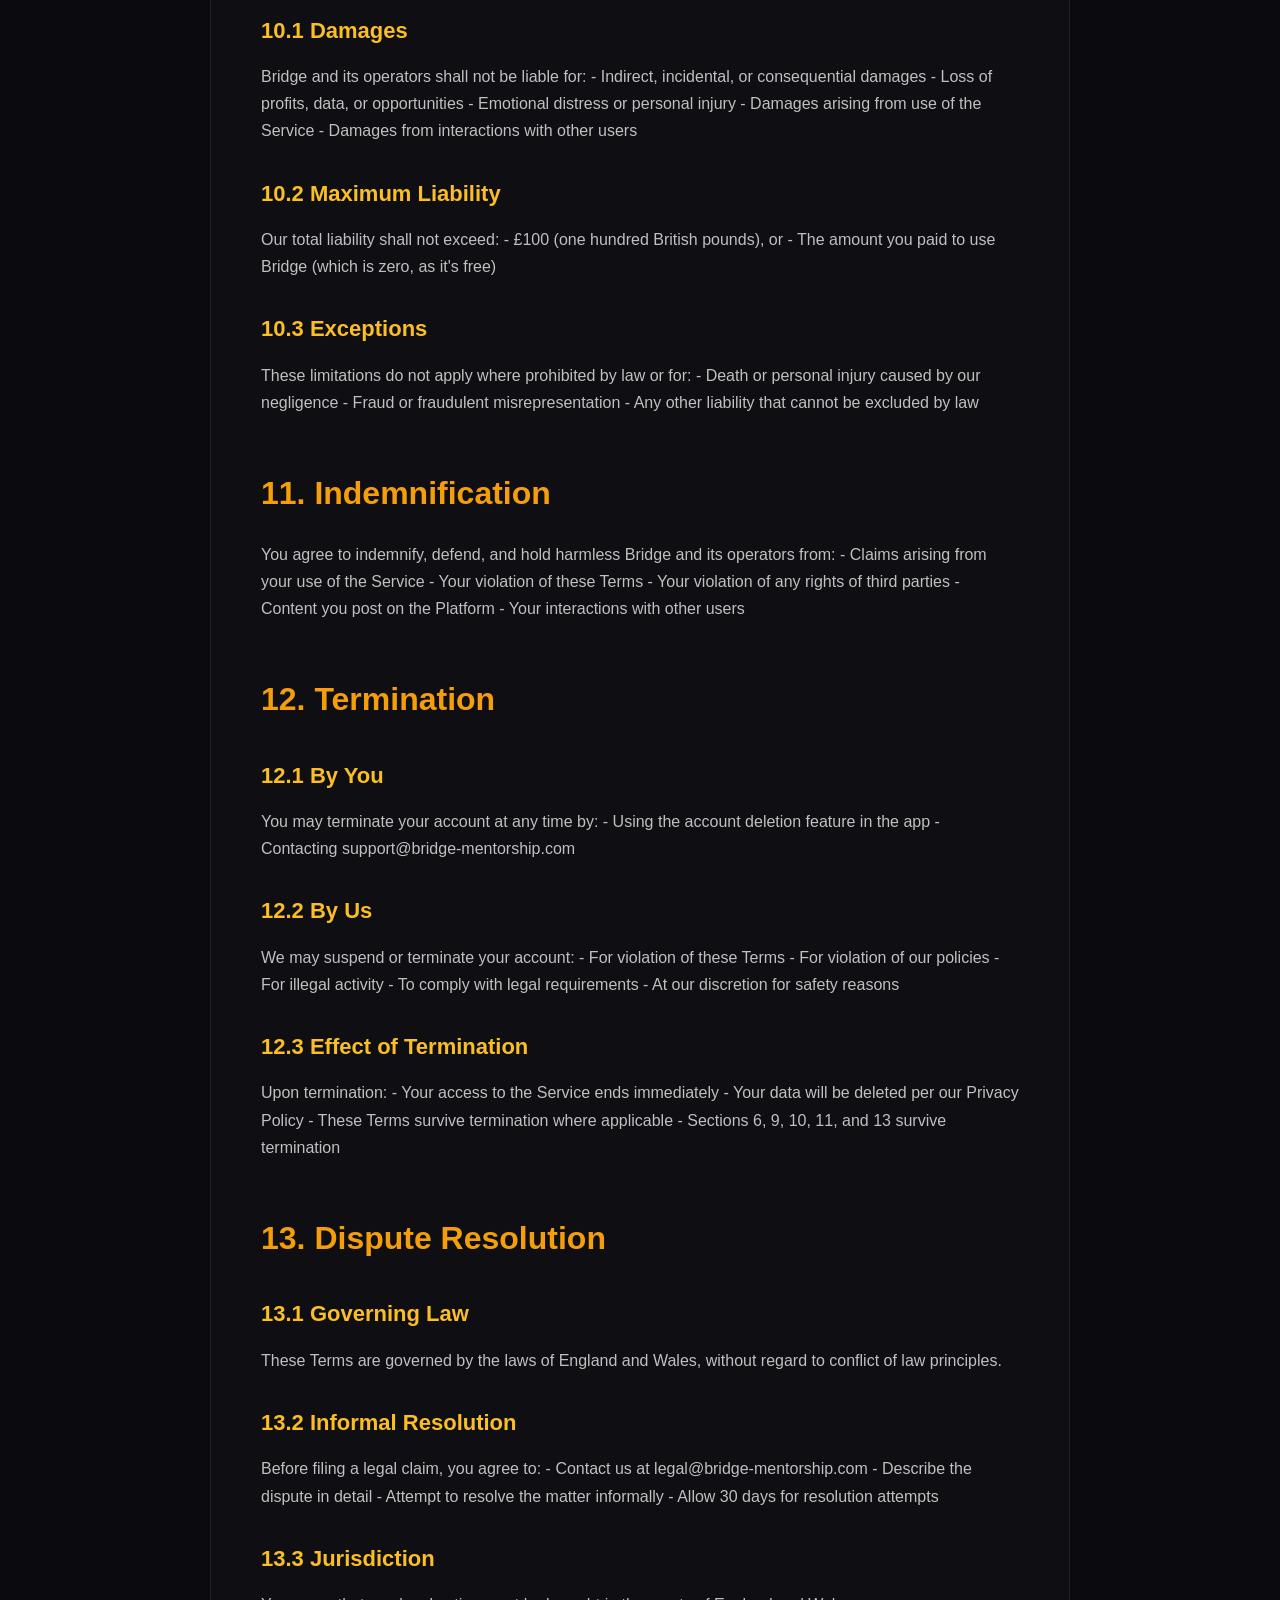
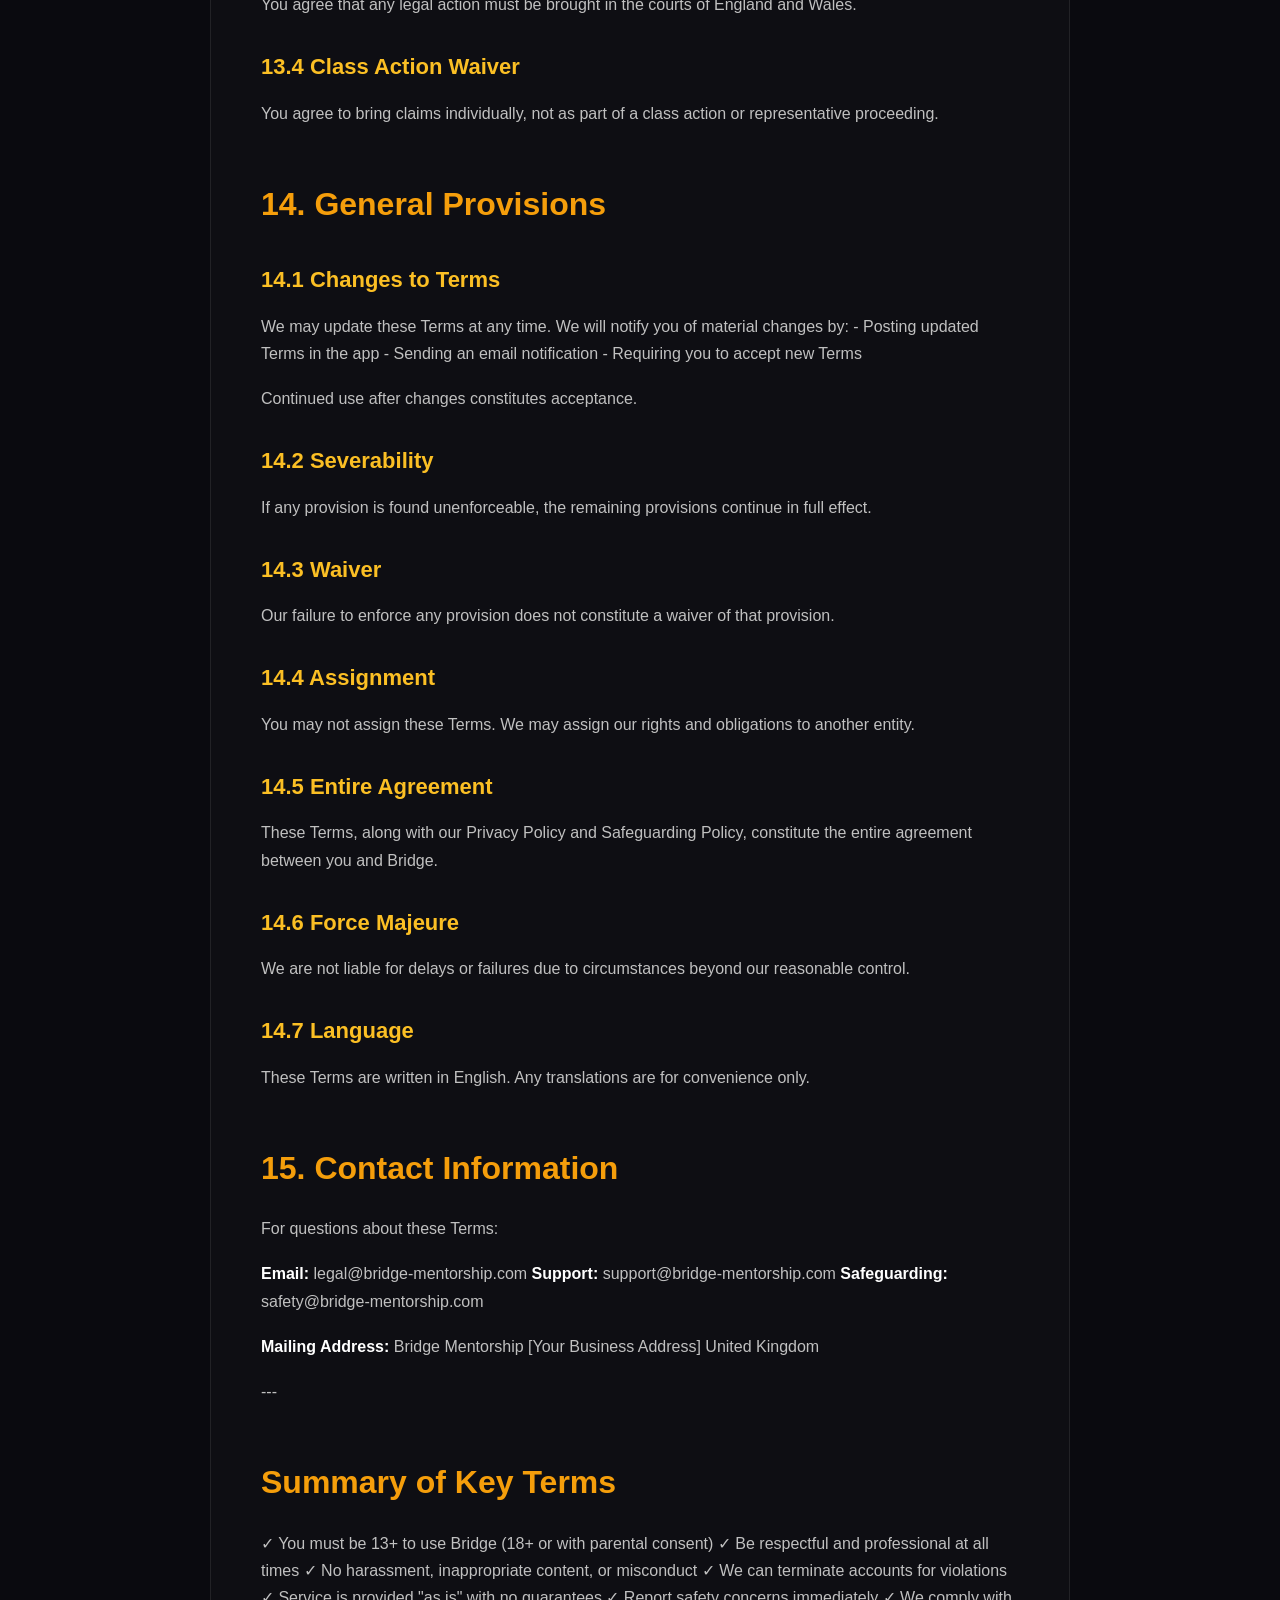
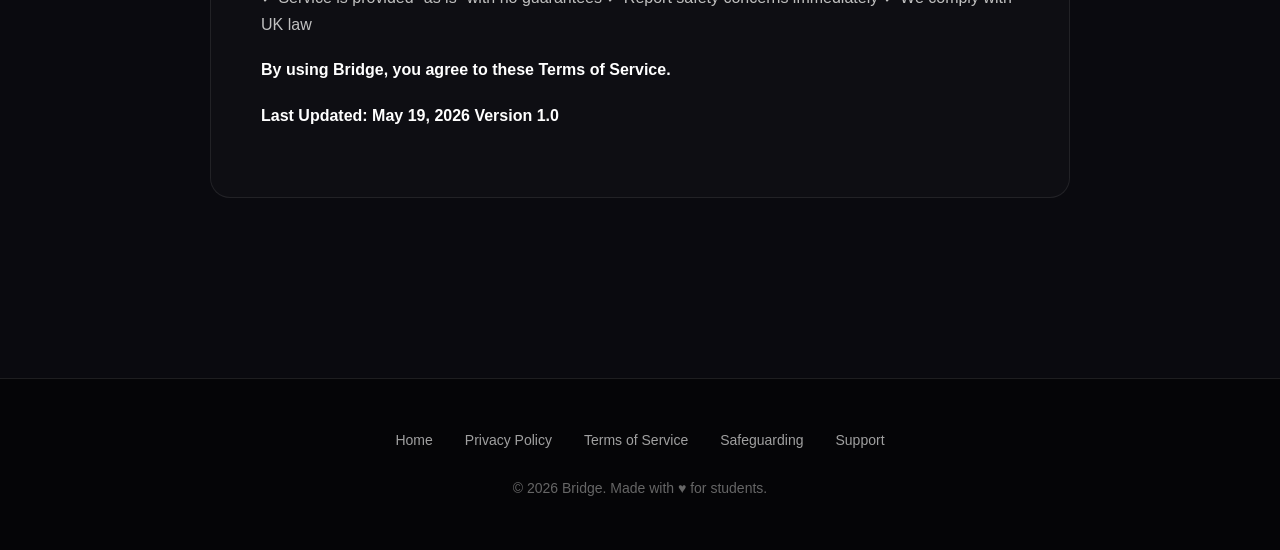
<file: terms.html>
<!DOCTYPE html>
<html lang="en">
<head>
    <meta charset="UTF-8">
    <meta name="viewport" content="width=device-width, initial-scale=1.0">
    <title>Terms of Service - Bridge</title>
    <meta name="description" content="Terms and conditions for using the Bridge mentorship platform.">
    <style>
        * {
            margin: 0;
            padding: 0;
            box-sizing: border-box;
        }
        
        body {
            font-family: -apple-system, BlinkMacSystemFont, 'Segoe UI', Roboto, Oxygen, Ubuntu, Cantarell, sans-serif;
            line-height: 1.7;
            color: #e0e0e0;
            background: #0a0a0f;
        }
        
        .header {
            background: linear-gradient(135deg, #1a1540 0%, #13131a 100%);
            border-bottom: 1px solid rgba(255, 255, 255, 0.1);
            padding: 20px 0;
            position: sticky;
            top: 0;
            z-index: 100;
        }
        
        .header-content {
            max-width: 1200px;
            margin: 0 auto;
            padding: 0 20px;
            display: flex;
            justify-content: space-between;
            align-items: center;
        }
        
        .logo {
            font-size: 24px;
            font-weight: 700;
            color: #f59e0b;
            text-decoration: none;
        }
        
        .back-link {
            color: #a0a0a0;
            text-decoration: none;
            font-size: 14px;
            transition: color 0.3s;
        }
        
        .back-link:hover {
            color: #f59e0b;
        }
        
        .container {
            max-width: 900px;
            margin: 0 auto;
            padding: 60px 20px 100px;
        }
        
        .page-title {
            font-size: 48px;
            font-weight: 700;
            margin-bottom: 12px;
            color: white;
            line-height: 1.2;
        }
        
        .last-updated {
            color: #666;
            font-size: 14px;
            margin-bottom: 40px;
        }
        
        .content {
            background: rgba(255, 255, 255, 0.02);
            border: 1px solid rgba(255, 255, 255, 0.08);
            border-radius: 20px;
            padding: 50px;
        }
        
        .content h2 {
            font-size: 32px;
            margin-top: 50px;
            margin-bottom: 20px;
            color: #f59e0b;
            font-weight: 700;
        }
        
        .content h2:first-child {
            margin-top: 0;
        }
        
        .content h3 {
            font-size: 22px;
            margin-top: 30px;
            margin-bottom: 14px;
            color: #fbbf24;
            font-weight: 600;
        }
        
        .content h4 {
            font-size: 18px;
            margin-top: 24px;
            margin-bottom: 12px;
            color: #fcd34d;
            font-weight: 600;
        }
        
        .content p {
            margin-bottom: 18px;
            color: #c0c0c0;
            font-size: 16px;
        }
        
        .content ul, .content ol {
            margin-bottom: 20px;
            padding-left: 28px;
            color: #c0c0c0;
        }
        
        .content li {
            margin-bottom: 10px;
            line-height: 1.7;
        }
        
        .content strong, .content b {
            color: white;
            font-weight: 600;
        }
        
        .content em {
            color: #fbbf24;
            font-style: normal;
        }
        
        .content a {
            color: #f59e0b;
            text-decoration: none;
            border-bottom: 1px solid transparent;
            transition: all 0.3s;
        }
        
        .content a:hover {
            border-bottom-color: #f59e0b;
        }
        
        .content code {
            background: rgba(245, 158, 11, 0.12);
            padding: 3px 8px;
            border-radius: 5px;
            font-family: 'Monaco', 'Courier New', monospace;
            font-size: 14px;
            color: #fbbf24;
        }
        
        .content hr {
            border: none;
            border-top: 1px solid rgba(255, 255, 255, 0.1);
            margin: 40px 0;
        }
        
        .highlight-box {
            background: rgba(245, 158, 11, 0.08);
            border-left: 4px solid #f59e0b;
            padding: 24px;
            margin: 28px 0;
            border-radius: 8px;
        }
        
        .highlight-box p {
            margin-bottom: 10px;
        }
        
        .highlight-box p:last-child {
            margin-bottom: 0;
        }
        
        .highlight-box strong {
            color: #f59e0b;
        }
        
        footer {
            background: rgba(0, 0, 0, 0.5);
            border-top: 1px solid rgba(255, 255, 255, 0.1);
            padding: 50px 20px;
            margin-top: 80px;
        }
        
        .footer-content {
            max-width: 900px;
            margin: 0 auto;
            text-align: center;
        }
        
        .footer-links {
            display: flex;
            gap: 32px;
            justify-content: center;
            margin-bottom: 24px;
            flex-wrap: wrap;
        }
        
        .footer-links a {
            color: #a0a0a0;
            text-decoration: none;
            font-size: 14px;
            transition: color 0.3s;
        }
        
        .footer-links a:hover {
            color: #f59e0b;
        }
        
        .footer-bottom {
            color: #666;
            font-size: 14px;
        }
        
        @media (max-width: 768px) {
            .page-title {
                font-size: 36px;
            }
            
            .content {
                padding: 30px 24px;
            }
            
            .content h2 {
                font-size: 26px;
            }
            
            .content h3 {
                font-size: 20px;
            }
            
            .footer-links {
                flex-direction: column;
                gap: 16px;
            }
        }
    </style>
</head>
<body>
    <div class="header">
        <div class="header-content">
            <a href="/" class="logo">Bridge</a>
            <a href="/" class="back-link">← Back to Home</a>
        </div>
    </div>
    
    <div class="container">
        <h1 class="page-title">Terms of Service</h1>
        <p class="last-updated">Last Updated: May 19, 2026</p>
        
        <div class="content">
            <h2>Terms of Service for Bridge</h2>
<p><strong>Last Updated: May 19, 2026</strong></p>
<p><strong>PLEASE READ THESE TERMS OF SERVICE CAREFULLY BEFORE USING BRIDGE.</strong></p>
<h2>Agreement to Terms</h2>
<p>By accessing or using Bridge ("the App," "Platform," "Service"), you agree to be bound by these Terms of Service ("Terms"). If you do not agree to these Terms, do not use Bridge.</p>
<p>If you are under 18 years old, your parent or legal guardian must review and agree to these Terms on your behalf.</p>
<h2>1. Definitions</h2>
<ul>
<li><strong>"Bridge," "we," "us," "our":</strong> The Bridge mentorship platform and its operators</li>
<li><strong>"User," "you," "your":</strong> Any person who accesses or uses the Service</li>
<li><strong>"Student":</strong> A user seeking mentorship</li>
<li><strong>"Mentor":</strong> An approved user providing mentorship</li>
<li><strong>"Session":</strong> A scheduled mentorship meeting between a student and mentor</li>
<li><strong>"Content":</strong> Any text, images, information, or materials posted on the Platform</li>
<li><strong>"Minor":</strong> Any user under 18 years of age</li>
</ul>
<h2>2. Eligibility</h2>
<h3>2.1 Age Requirements</h3>
<p>To use Bridge, you must:
- Be at least 13 years old
- If under 18, have parental or guardian consent
- Provide accurate age information</p>
<h3>2.2 Account Requirements</h3>
<p>To create an account, you must:
- Provide accurate and complete information
- Maintain the security of your account credentials
- Notify us immediately of any unauthorized use
- Be legally capable of entering into binding contracts</p>
<h3>2.3 Prohibited Users</h3>
<p>You may not use Bridge if you:
- Have been previously banned from the Platform
- Are a registered sex offender
- Have been convicted of crimes involving minors
- Are prohibited by law from using the Service</p>
<h2>3. Account Registration</h2>
<h3>3.1 Creating an Account</h3>
<p>When you create an account:
- You agree to provide truthful, accurate information
- You are responsible for all activity on your account
- You must maintain the confidentiality of your password
- You must be a real person (no bots or fake accounts)</p>
<h3>3.2 Parental Consent (For Minors)</h3>
<p>If you are under 18:
- You must provide a parent/guardian's email address
- Your parent/guardian will receive a consent request
- Your account will be restricted until consent is received
- Your parent/guardian can review and manage your account</p>
<h3>3.3 Mentor Verification</h3>
<p>To become a mentor, you must:
- Complete the mentor application process
- Provide accurate credentials (university, employment, etc.)
- Wait for approval from our team
- Agree to additional mentor guidelines
- Undergo background verification (where applicable)</p>
<h2>4. User Conduct</h2>
<h3>4.1 Acceptable Use</h3>
<p>You agree to:
- Use Bridge for lawful mentorship purposes only
- Treat all users with respect and professionalism
- Provide honest and accurate information
- Attend scheduled sessions or provide reasonable notice of cancellation
- Use appropriate language and behavior</p>
<h3>4.2 Prohibited Conduct</h3>
<p>You must NOT:</p>
<p><strong>General Prohibitions:</strong>
- Harass, bully, threaten, or intimidate other users
- Use offensive, discriminatory, or hateful language
- Share false, misleading, or fraudulent information
- Impersonate another person or entity
- Spam or send unsolicited commercial messages</p>
<p><strong>Content Prohibitions:</strong>
- Post illegal, harmful, or dangerous content
- Share sexual, explicit, or inappropriate material
- Promote violence, self-harm, or illegal activities
- Infringe on intellectual property rights
- Share personal contact information publicly (phone numbers, addresses)</p>
<p><strong>Platform Misuse:</strong>
- Attempt to bypass age verification or parental consent
- Create multiple accounts or fake profiles
- Use automated tools, bots, or scrapers
- Interfere with or disrupt the Service
- Attempt to gain unauthorized access to systems
- Reverse engineer or copy the Platform</p>
<p><strong>Mentorship Misconduct:</strong>
- Request or arrange meetings outside the Platform
- Solicit money or gifts from students
- Engage in any form of grooming behavior
- Share inappropriate personal information
- Cancel sessions repeatedly without cause
- Provide intentionally harmful advice</p>
<h3>4.3 Consequences of Violations</h3>
<p>Violations may result in:
- Warning or temporary suspension
- Permanent account termination
- Reporting to parents/guardians (for minors)
- Reporting to law enforcement (for illegal activity)
- Legal action</p>
<h2>5. Mentorship Sessions</h2>
<h3>5.1 Booking and Scheduling</h3>
<ul>
<li>Students can book sessions with available mentors</li>
<li>Mentors set their own availability</li>
<li>Sessions should be conducted through Platform-approved channels</li>
<li>Both parties should attend sessions on time</li>
</ul>
<h3>5.2 Cancellation Policy</h3>
<ul>
<li>Either party may cancel with at least 24 hours notice (recommended)</li>
<li>Last-minute cancellations should be avoided</li>
<li>Repeated cancellations may result in account restrictions</li>
<li>No refunds are issued (the Service is free)</li>
</ul>
<h3>5.3 Session Conduct</h3>
<p>During sessions:
- Maintain professional and appropriate behavior
- Focus on mentorship and career guidance
- Do not share excessive personal information
- Keep discussions platform-appropriate
- Do not request to move conversations off-platform</p>
<h3>5.4 No Guarantee of Outcomes</h3>
<p>Bridge facilitates mentorship connections but does not guarantee:
- Specific career outcomes or job placements
- University admissions
- Improvement in specific skills
- Availability of particular mentors</p>
<h2>6. Content and Intellectual Property</h2>
<h3>6.1 Your Content</h3>
<p>You retain ownership of content you post, but by posting content you grant Bridge:
- A worldwide, non-exclusive, royalty-free license
- To use, copy, modify, distribute, and display your content
- For the purpose of operating and improving the Service
- This license ends when you delete your content or account</p>
<h3>6.2 Bridge's Intellectual Property</h3>
<p>Bridge owns all rights to:
- The Platform design, features, and functionality
- Bridge name, logo, and branding
- Original content created by Bridge (guides, templates, etc.)</p>
<p>You may not:
- Copy, modify, or distribute Bridge's intellectual property
- Use Bridge branding without permission
- Create derivative works based on the Platform</p>
<h3>6.3 User-Generated Content</h3>
<p>Bridge does not:
- Endorse user-generated content
- Verify the accuracy of user information
- Guarantee the quality of mentorship advice</p>
<p>We may remove content that violates these Terms or our policies.</p>
<h2>7. Privacy and Data</h2>
<h3>7.1 Privacy Policy</h3>
<p>Your use of Bridge is governed by our Privacy Policy, which is incorporated into these Terms by reference. Please review our Privacy Policy at [link].</p>
<h3>7.2 Data Security</h3>
<p>While we implement security measures, you acknowledge:
- No system is completely secure
- You are responsible for your account security
- You should not share sensitive information through the Platform</p>
<h3>7.3 Communications</h3>
<p>By using Bridge, you consent to receive:
- Essential service communications (booking confirmations, etc.)
- Important safety and policy updates
- Optional notifications (which you can disable)</p>
<h2>8. Safety and Reporting</h2>
<h3>8.1 Safeguarding Commitment</h3>
<p>Bridge is committed to protecting minors. We:
- Screen and approve all mentors
- Monitor for inappropriate behavior
- Maintain reporting mechanisms
- Cooperate with authorities on safety issues</p>
<h3>8.2 Reporting System</h3>
<p>If you encounter inappropriate behavior:
- Use the in-app report function immediately
- Provide detailed information about the incident
- We will investigate all reports promptly
- Serious violations will be reported to authorities</p>
<h3>8.3 Mandatory Reporting</h3>
<p>We are legally obligated to report:
- Suspected child abuse or neglect
- Threats of violence or self-harm
- Illegal activity involving minors</p>
<h2>9. Disclaimers</h2>
<h3>9.1 Service "As Is"</h3>
<p>Bridge is provided "AS IS" and "AS AVAILABLE" without warranties of any kind, including:
- Uninterrupted or error-free service
- Accuracy of information
- Quality of mentorship
- Compatibility with your device</p>
<h3>9.2 No Professional Advice</h3>
<p>Bridge facilitates mentorship but:
- Advice is not professional career counseling
- Mentors are not licensed therapists or counselors
- Information is for guidance only, not professional advice
- You should verify important information independently</p>
<h3>9.3 Third-Party Content</h3>
<p>We are not responsible for:
- Advice or information provided by mentors
- Content posted by users
- Third-party websites linked from Bridge
- Actions taken based on mentorship advice</p>
<h2>10. Limitation of Liability</h2>
<p><strong>TO THE MAXIMUM EXTENT PERMITTED BY LAW:</strong></p>
<h3>10.1 Damages</h3>
<p>Bridge and its operators shall not be liable for:
- Indirect, incidental, or consequential damages
- Loss of profits, data, or opportunities
- Emotional distress or personal injury
- Damages arising from use of the Service
- Damages from interactions with other users</p>
<h3>10.2 Maximum Liability</h3>
<p>Our total liability shall not exceed:
- £100 (one hundred British pounds), or
- The amount you paid to use Bridge (which is zero, as it's free)</p>
<h3>10.3 Exceptions</h3>
<p>These limitations do not apply where prohibited by law or for:
- Death or personal injury caused by our negligence
- Fraud or fraudulent misrepresentation
- Any other liability that cannot be excluded by law</p>
<h2>11. Indemnification</h2>
<p>You agree to indemnify, defend, and hold harmless Bridge and its operators from:
- Claims arising from your use of the Service
- Your violation of these Terms
- Your violation of any rights of third parties
- Content you post on the Platform
- Your interactions with other users</p>
<h2>12. Termination</h2>
<h3>12.1 By You</h3>
<p>You may terminate your account at any time by:
- Using the account deletion feature in the app
- Contacting support@bridge-mentorship.com</p>
<h3>12.2 By Us</h3>
<p>We may suspend or terminate your account:
- For violation of these Terms
- For violation of our policies
- For illegal activity
- To comply with legal requirements
- At our discretion for safety reasons</p>
<h3>12.3 Effect of Termination</h3>
<p>Upon termination:
- Your access to the Service ends immediately
- Your data will be deleted per our Privacy Policy
- These Terms survive termination where applicable
- Sections 6, 9, 10, 11, and 13 survive termination</p>
<h2>13. Dispute Resolution</h2>
<h3>13.1 Governing Law</h3>
<p>These Terms are governed by the laws of England and Wales, without regard to conflict of law principles.</p>
<h3>13.2 Informal Resolution</h3>
<p>Before filing a legal claim, you agree to:
- Contact us at legal@bridge-mentorship.com
- Describe the dispute in detail
- Attempt to resolve the matter informally
- Allow 30 days for resolution attempts</p>
<h3>13.3 Jurisdiction</h3>
<p>You agree that any legal action must be brought in the courts of England and Wales.</p>
<h3>13.4 Class Action Waiver</h3>
<p>You agree to bring claims individually, not as part of a class action or representative proceeding.</p>
<h2>14. General Provisions</h2>
<h3>14.1 Changes to Terms</h3>
<p>We may update these Terms at any time. We will notify you of material changes by:
- Posting updated Terms in the app
- Sending an email notification
- Requiring you to accept new Terms</p>
<p>Continued use after changes constitutes acceptance.</p>
<h3>14.2 Severability</h3>
<p>If any provision is found unenforceable, the remaining provisions continue in full effect.</p>
<h3>14.3 Waiver</h3>
<p>Our failure to enforce any provision does not constitute a waiver of that provision.</p>
<h3>14.4 Assignment</h3>
<p>You may not assign these Terms. We may assign our rights and obligations to another entity.</p>
<h3>14.5 Entire Agreement</h3>
<p>These Terms, along with our Privacy Policy and Safeguarding Policy, constitute the entire agreement between you and Bridge.</p>
<h3>14.6 Force Majeure</h3>
<p>We are not liable for delays or failures due to circumstances beyond our reasonable control.</p>
<h3>14.7 Language</h3>
<p>These Terms are written in English. Any translations are for convenience only.</p>
<h2>15. Contact Information</h2>
<p>For questions about these Terms:</p>
<p><strong>Email:</strong> legal@bridge-mentorship.com  
<strong>Support:</strong> support@bridge-mentorship.com  
<strong>Safeguarding:</strong> safety@bridge-mentorship.com</p>
<p><strong>Mailing Address:</strong>  
Bridge Mentorship  
[Your Business Address]  
United Kingdom</p>
<p>---</p>
<h2>Summary of Key Terms</h2>
<p>✓ You must be 13+ to use Bridge (18+ or with parental consent)  
✓ Be respectful and professional at all times  
✓ No harassment, inappropriate content, or misconduct  
✓ We can terminate accounts for violations  
✓ Service is provided "as is" with no guarantees  
✓ Report safety concerns immediately  
✓ We comply with UK law</p>
<p><strong>By using Bridge, you agree to these Terms of Service.</strong></p>
<p><strong>Last Updated: May 19, 2026</strong>  
<strong>Version 1.0</strong></p>
        </div>
    </div>
    
    <footer>
        <div class="footer-content">
            <div class="footer-links">
                <a href="/">Home</a>
                <a href="/privacy">Privacy Policy</a>
                <a href="/terms">Terms of Service</a>
                <a href="/safeguarding">Safeguarding</a>
                <a href="mailto:support@mybridgementor.com">Support</a>
            </div>
            <div class="footer-bottom">
                <p>&copy; 2026 Bridge. Made with ♥ for students.</p>
            </div>
        </div>
    </footer>
</body>
</html>
</file>
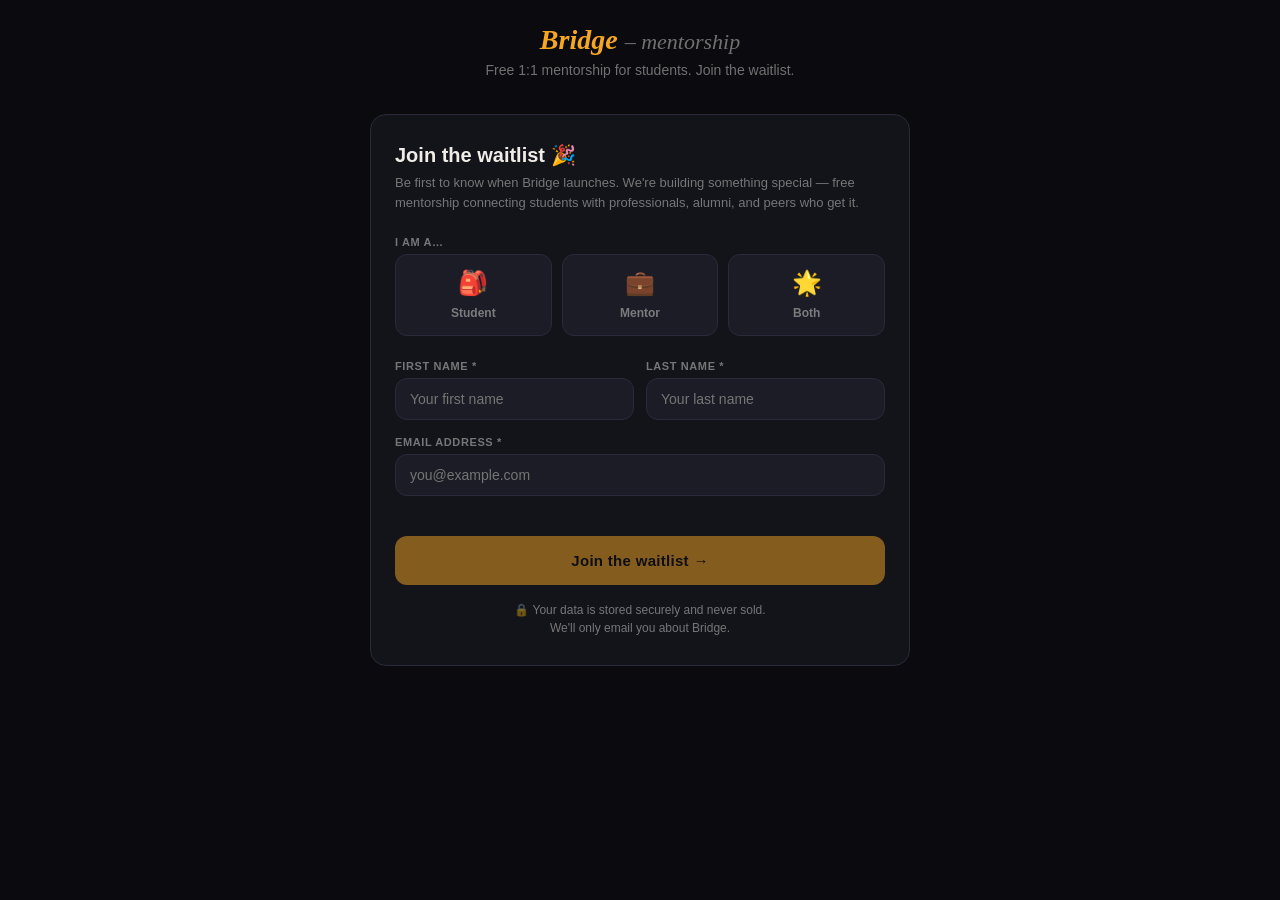
<file: waitlist.html>
<!DOCTYPE html>
<html lang="en">
<head>
  <meta charset="UTF-8" />
  <meta name="viewport" content="width=device-width, initial-scale=1.0" />
  <title>Join the Bridge Waitlist</title>
  <style>
    *, *::before, *::after { box-sizing: border-box; margin: 0; padding: 0; }

    :root {
      --amber: #F5A623;
      --amber-dark: #C47D00;
      --bg: #0A0A0F;
      --surface: #13131A;
      --surface2: #1C1C26;
      --border: #2a2a3a;
      --text: #F0EDE8;
      --muted: rgba(240,237,232,0.45);
      --violet: #9B7FE8;
      --lime: #8DCC6A;
      --radius: 12px;
    }

    body {
      font-family: -apple-system, BlinkMacSystemFont, 'Segoe UI', sans-serif;
      background: var(--bg);
      color: var(--text);
      min-height: 100vh;
      padding: 24px 16px 60px;
    }

    .container {
      max-width: 540px;
      margin: 0 auto;
    }

    /* Header */
    .header { text-align: center; margin-bottom: 36px; }
    .logo {
      font-family: Georgia, serif;
      font-style: italic;
      font-size: 28px;
      font-weight: 800;
      color: var(--amber);
      margin-bottom: 4px;
    }
    .logo span { font-weight: 300; color: var(--muted); font-size: 22px; }
    .tagline { font-size: 14px; color: var(--muted); margin-top: 6px; }

    /* Card */
    .card {
      background: var(--surface);
      border: 1px solid var(--border);
      border-radius: 16px;
      padding: 28px 24px;
      margin-bottom: 16px;
    }

    .card-title {
      font-size: 20px;
      font-weight: 700;
      margin-bottom: 6px;
    }
    .card-sub {
      font-size: 13px;
      color: var(--muted);
      margin-bottom: 24px;
      line-height: 1.5;
    }

    /* Role selector */
    .role-grid {
      display: grid;
      grid-template-columns: 1fr 1fr 1fr;
      gap: 10px;
      margin-bottom: 24px;
    }

    .role-btn {
      background: var(--surface2);
      border: 1.5px solid var(--border);
      border-radius: var(--radius);
      padding: 14px 8px;
      text-align: center;
      cursor: pointer;
      transition: all 0.15s;
    }
    .role-btn:hover { border-color: var(--amber); }
    .role-btn.active {
      border-color: var(--amber);
      background: rgba(245,166,35,0.12);
    }
    .role-btn .emoji { font-size: 24px; display: block; margin-bottom: 6px; }
    .role-btn .label {
      font-size: 12px;
      font-weight: 700;
      color: var(--muted);
    }
    .role-btn.active .label { color: var(--amber); }

    /* Form fields */
    .field { margin-bottom: 16px; }
    .field label {
      display: block;
      font-size: 11px;
      font-weight: 700;
      text-transform: uppercase;
      letter-spacing: 0.6px;
      color: var(--muted);
      margin-bottom: 6px;
    }
    .field input,
    .field select,
    .field textarea {
      width: 100%;
      background: var(--surface2);
      border: 1px solid var(--border);
      border-radius: var(--radius);
      padding: 12px 14px;
      color: var(--text);
      font-size: 14px;
      font-family: inherit;
      outline: none;
      transition: border-color 0.15s;
    }
    .field input:focus,
    .field select:focus,
    .field textarea:focus {
      border-color: var(--amber);
    }
    .field select option { background: var(--surface2); }
    .field textarea { min-height: 80px; resize: vertical; }

    /* Tag picker */
    .tag-grid {
      display: flex;
      flex-wrap: wrap;
      gap: 8px;
      margin-top: 6px;
    }
    .tag-chip {
      padding: 6px 12px;
      border-radius: 99px;
      border: 1px solid var(--border);
      background: var(--surface2);
      color: var(--muted);
      font-size: 12px;
      font-weight: 500;
      cursor: pointer;
      transition: all 0.15s;
      user-select: none;
    }
    .tag-chip:hover { border-color: var(--amber); }
    .tag-chip.selected {
      background: var(--amber);
      border-color: var(--amber);
      color: #0A0A0F;
      font-weight: 700;
    }

    /* Section divider */
    .section-label {
      font-size: 10px;
      font-weight: 700;
      text-transform: uppercase;
      letter-spacing: 0.8px;
      color: var(--muted);
      margin: 20px 0 14px;
      padding-bottom: 8px;
      border-bottom: 1px solid var(--border);
    }

    .field-row {
      display: grid;
      grid-template-columns: 1fr 1fr;
      gap: 12px;
    }

    /* Submit */
    .submit-btn {
      width: 100%;
      background: var(--amber);
      color: #0A0A0F;
      border: none;
      border-radius: var(--radius);
      padding: 16px;
      font-size: 15px;
      font-weight: 800;
      cursor: pointer;
      margin-top: 24px;
      transition: opacity 0.15s;
      letter-spacing: 0.3px;
    }
    .submit-btn:hover { opacity: 0.9; }
    .submit-btn:disabled { opacity: 0.5; cursor: not-allowed; }

    /* Success state */
    .success {
      text-align: center;
      padding: 40px 24px;
      display: none;
    }
    .success .tick { font-size: 56px; margin-bottom: 16px; }
    .success h2 { font-size: 22px; font-weight: 700; margin-bottom: 8px; }
    .success p { color: var(--muted); font-size: 14px; line-height: 1.6; }

    /* Error */
    .error-msg {
      background: rgba(255,80,80,0.12);
      border: 1px solid rgba(255,80,80,0.3);
      border-radius: var(--radius);
      padding: 12px 14px;
      font-size: 13px;
      color: #ff6b6b;
      margin-top: 12px;
      display: none;
    }

    .note {
      font-size: 12px;
      color: var(--muted);
      text-align: center;
      margin-top: 16px;
      line-height: 1.5;
    }

    /* Hidden sections */
    .student-fields, .mentor-fields { display: none; }
    .student-fields.show, .mentor-fields.show { display: block; }

    @media (max-width: 400px) {
      .field-row { grid-template-columns: 1fr; }
      .role-grid { grid-template-columns: 1fr; }
    }
  </style>
</head>
<body>
  <div class="container">

    <div class="header">
      <div class="logo">Bridge <span>– mentorship</span></div>
      <p class="tagline">Free 1:1 mentorship for students. Join the waitlist.</p>
    </div>

    <div class="card" id="form-card">
      <h1 class="card-title">Join the waitlist 🎉</h1>
      <p class="card-sub">
        Be first to know when Bridge launches. We're building something special —
        free mentorship connecting students with professionals, alumni, and peers who get it.
      </p>

      <form id="waitlist-form">

        <!-- Role selector -->
        <div class="field">
          <label>I am a…</label>
          <div class="role-grid">
            <div class="role-btn" data-role="student" onclick="selectRole('student')">
              <span class="emoji">🎒</span>
              <span class="label">Student</span>
            </div>
            <div class="role-btn" data-role="mentor" onclick="selectRole('mentor')">
              <span class="emoji">💼</span>
              <span class="label">Mentor</span>
            </div>
            <div class="role-btn" data-role="both" onclick="selectRole('both')">
              <span class="emoji">🌟</span>
              <span class="label">Both</span>
            </div>
          </div>
        </div>

        <!-- Common fields -->
        <div class="field-row">
          <div class="field">
            <label>First name *</label>
            <input type="text" id="first_name" placeholder="Your first name" required />
          </div>
          <div class="field">
            <label>Last name *</label>
            <input type="text" id="last_name" placeholder="Your last name" required />
          </div>
        </div>

        <div class="field">
          <label>Email address *</label>
          <input type="email" id="email" placeholder="you@example.com" required />
        </div>

        <!-- Student fields -->
        <div class="student-fields" id="student-fields">
          <div class="section-label">About you as a student</div>

          <div class="field-row">
            <div class="field">
              <label>Year group</label>
              <select id="year_group">
                <option value="">Select year…</option>
                <option>Year 7</option>
                <option>Year 8</option>
                <option>Year 9</option>
                <option>Year 10</option>
                <option>Year 11</option>
                <option>Year 12</option>
                <option>Year 13</option>
                <option>University - Year 1</option>
                <option>University - Year 2</option>
                <option>University - Year 3+</option>
              </select>
            </div>
            <div class="field">
              <label>School / College</label>
              <input type="text" id="school_name" placeholder="School name" />
            </div>
          </div>

          <div class="field">
            <label>Career interests <span style="font-weight:400;text-transform:none">(pick up to 5)</span></label>
            <div class="tag-grid" id="career-tags">
              <!-- populated by JS -->
            </div>
          </div>
        </div>

        <!-- Mentor fields -->
        <div class="mentor-fields" id="mentor-fields">
          <div class="section-label">About you as a mentor</div>

          <div class="field-row">
            <div class="field">
              <label>Job title</label>
              <input type="text" id="job_title" placeholder="e.g. Software Engineer" />
            </div>
            <div class="field">
              <label>Employer / University</label>
              <input type="text" id="employer" placeholder="e.g. Google, UCL" />
            </div>
          </div>

          <div class="field">
            <label>Mentor type</label>
            <select id="mentor_type">
              <option value="">Select type…</option>
              <option value="professional">Professional (working in industry)</option>
              <option value="alumni">Alumni (recent graduate)</option>
              <option value="peer">Peer (fellow student)</option>
            </select>
          </div>

          <div class="field">
            <label>Areas of expertise <span style="font-weight:400;text-transform:none">(pick up to 5)</span></label>
            <div class="tag-grid" id="expertise-tags">
              <!-- populated by JS -->
            </div>
          </div>

          <div class="field">
            <label>Availability</label>
            <input type="text" id="availability" placeholder="e.g. Weekday evenings, weekends" />
          </div>
        </div>

        <!-- How heard -->
        <div class="field" id="how-heard-field" style="display:none">
          <div class="section-label">One last thing</div>
          <div class="field">
            <label>How did you hear about Bridge?</label>
            <select id="how_heard">
              <option value="">Select…</option>
              <option>Social media</option>
              <option>Friend or family</option>
              <option>School / teacher</option>
              <option>Google search</option>
              <option>Event or talk</option>
              <option>Other</option>
            </select>
          </div>
        </div>

        <button type="submit" class="submit-btn" id="submit-btn" disabled>
          Join the waitlist →
        </button>

        <div class="error-msg" id="error-msg">
          Something went wrong. Please try again or email hello@mybridgementor.com
        </div>

        <p class="note">
          🔒 Your data is stored securely and never sold.<br/>
          We'll only email you about Bridge.
        </p>

      </form>

      <!-- Success -->
      <div class="success" id="success-state">
        <div class="tick">🎉</div>
        <h2>You're on the list!</h2>
        <p>
          Thanks for joining the Bridge waitlist.<br/>
          We'll be in touch when we launch — keep an eye on your inbox.
        </p>
        <p style="margin-top:16px;color:#F5A623;font-weight:600;">
          Tell a friend — share Bridge with someone who needs a mentor:
        </p>
        <div style="background:var(--surface2);border:1px solid var(--border);border-radius:10px;padding:12px 14px;margin-top:10px;display:flex;align-items:center;gap:10px;">
          <span style="font-size:12px;color:var(--muted);flex:1;word-break:break-all;">https://bridge-website-rho.vercel.app/waitlist.html</span>
          <button onclick="navigator.clipboard.writeText('https://bridge-website-rho.vercel.app/waitlist.html').then(()=>this.textContent='Copied!').catch(()=>{})" style="background:var(--amber);color:#0A0A0F;border:none;border-radius:8px;padding:8px 14px;font-size:12px;font-weight:700;cursor:pointer;white-space:nowrap;">Copy link</button>
        </div>
        <a href="/" style="display:inline-block;margin-top:20px;color:var(--muted);font-size:13px;text-decoration:none;">← Back to Bridge website</a>
      </div>
    </div>

  </div>

  <script>
    // ─── Config ───────────────────────────────────────────────────────────────
    const SUPABASE_URL = 'https://qawartznevlbsnayisbd.supabase.co';
    const SUPABASE_ANON_KEY = 'eyJhbGciOiJIUzI1NiIsInR5cCI6IkpXVCJ9.eyJpc3MiOiJzdXBhYmFzZSIsInJlZiI6InFhd2FydHpuZXZsYnNuYXlpc2JkIiwicm9sZSI6ImFub24iLCJpYXQiOjE3NzY5NjY0MTYsImV4cCI6MjA5MjU0MjQxNn0.jn3mW8XsR3LBceDFJNiiVGGzwVyuAoXwz37Cg2o5g3c';

    // ─── Tag options ──────────────────────────────────────────────────────────
    const CAREER_INTERESTS = [
      'Finance', 'Investment Banking', 'Law', 'Medicine', 'Technology',
      'Engineering', 'Marketing', 'Consulting', 'Media & TV', 'Education',
      'Architecture', 'Science', 'Arts & Design', 'Entrepreneurship',
      'Nursing', 'Social Work', 'Politics', 'Sport', 'Music',
    ];

    const EXPERTISE_AREAS = [
      'Finance', 'Investment Banking', 'Law', 'Medicine', 'Technology',
      'Engineering', 'Marketing', 'Consulting', 'CV Writing', 'Interview Prep',
      'UCAS', 'Oxbridge', 'Apprenticeships', 'A-Level Maths', 'A-Level Sciences',
      'A-Level Humanities', 'GCSE Revision', 'Personal Statement', 'Networking',
    ];

    // ─── State ────────────────────────────────────────────────────────────────
    let selectedRole = null;
    let selectedCareerTags = [];
    let selectedExpertiseTags = [];

    // ─── Render tag pickers ───────────────────────────────────────────────────
    function renderTags(containerId, options, selectedArr, max, onToggle) {
      const container = document.getElementById(containerId);
      container.innerHTML = '';
      options.forEach(tag => {
        const chip = document.createElement('div');
        chip.className = 'tag-chip' + (selectedArr.includes(tag) ? ' selected' : '');
        chip.textContent = tag;
        chip.onclick = () => onToggle(tag, chip, selectedArr, max);
        container.appendChild(chip);
      });
    }

    function toggleTag(tag, chip, arr, max) {
      if (arr.includes(tag)) {
        arr.splice(arr.indexOf(tag), 1);
        chip.classList.remove('selected');
      } else if (arr.length < max) {
        arr.push(tag);
        chip.classList.add('selected');
      }
    }

    renderTags('career-tags', CAREER_INTERESTS, selectedCareerTags, 5,
      (tag, chip) => toggleTag(tag, chip, selectedCareerTags, 5));
    renderTags('expertise-tags', EXPERTISE_AREAS, selectedExpertiseTags, 5,
      (tag, chip) => toggleTag(tag, chip, selectedExpertiseTags, 5));

    // ─── Role selection ───────────────────────────────────────────────────────
    function selectRole(role) {
      selectedRole = role;

      document.querySelectorAll('.role-btn').forEach(btn => {
        btn.classList.toggle('active', btn.dataset.role === role);
      });

      document.getElementById('student-fields').classList.toggle('show',
        role === 'student' || role === 'both');
      document.getElementById('mentor-fields').classList.toggle('show',
        role === 'mentor' || role === 'both');
      document.getElementById('how-heard-field').style.display = 'block';
      document.getElementById('submit-btn').disabled = false;
    }

    // ─── Form submission ──────────────────────────────────────────────────────
    document.getElementById('waitlist-form').addEventListener('submit', async (e) => {
      e.preventDefault();

      const btn = document.getElementById('submit-btn');
      const errEl = document.getElementById('error-msg');
      btn.disabled = true;
      btn.textContent = 'Joining…';
      errEl.style.display = 'none';

      const firstName = document.getElementById('first_name').value.trim();
      const lastName = document.getElementById('last_name').value.trim();
      const email = document.getElementById('email').value.trim().toLowerCase();

      if (!firstName || !email || !selectedRole) {
        errEl.style.display = 'block';
        errEl.textContent = 'Please fill in your name, email and select a role.';
        btn.disabled = false;
        btn.textContent = 'Join the waitlist →';
        return;
      }

      const payload = {
        first_name: firstName,
        last_name: lastName,
        email,
        role: selectedRole,
        year_group: document.getElementById('year_group')?.value || null,
        school_name: document.getElementById('school_name')?.value.trim() || null,
        career_interests: selectedCareerTags.length ? selectedCareerTags : null,
        job_title: document.getElementById('job_title')?.value.trim() || null,
        employer: document.getElementById('employer')?.value.trim() || null,
        mentor_type: document.getElementById('mentor_type')?.value || null,
        expertise_areas: selectedExpertiseTags.length ? selectedExpertiseTags : null,
        availability: document.getElementById('availability')?.value.trim() || null,
        how_heard: document.getElementById('how_heard')?.value || null,
      };

      try {
        const res = await fetch(`${SUPABASE_URL}/rest/v1/waitlist`, {
          method: 'POST',
          headers: {
            'Content-Type': 'application/json',
            'apikey': SUPABASE_ANON_KEY,
            'Authorization': `Bearer ${SUPABASE_ANON_KEY}`,
            'Prefer': 'return=minimal',
          },
          body: JSON.stringify(payload),
        });

        if (!res.ok) throw new Error(await res.text());

        // Show success
        document.getElementById('waitlist-form').style.display = 'none';
        document.getElementById('success-state').style.display = 'block';

      } catch (err) {
        console.error('Waitlist error:', err);
        errEl.style.display = 'block';
        btn.disabled = false;
        btn.textContent = 'Join the waitlist →';
      }
    });
  </script>
</body>
</html>
</file>
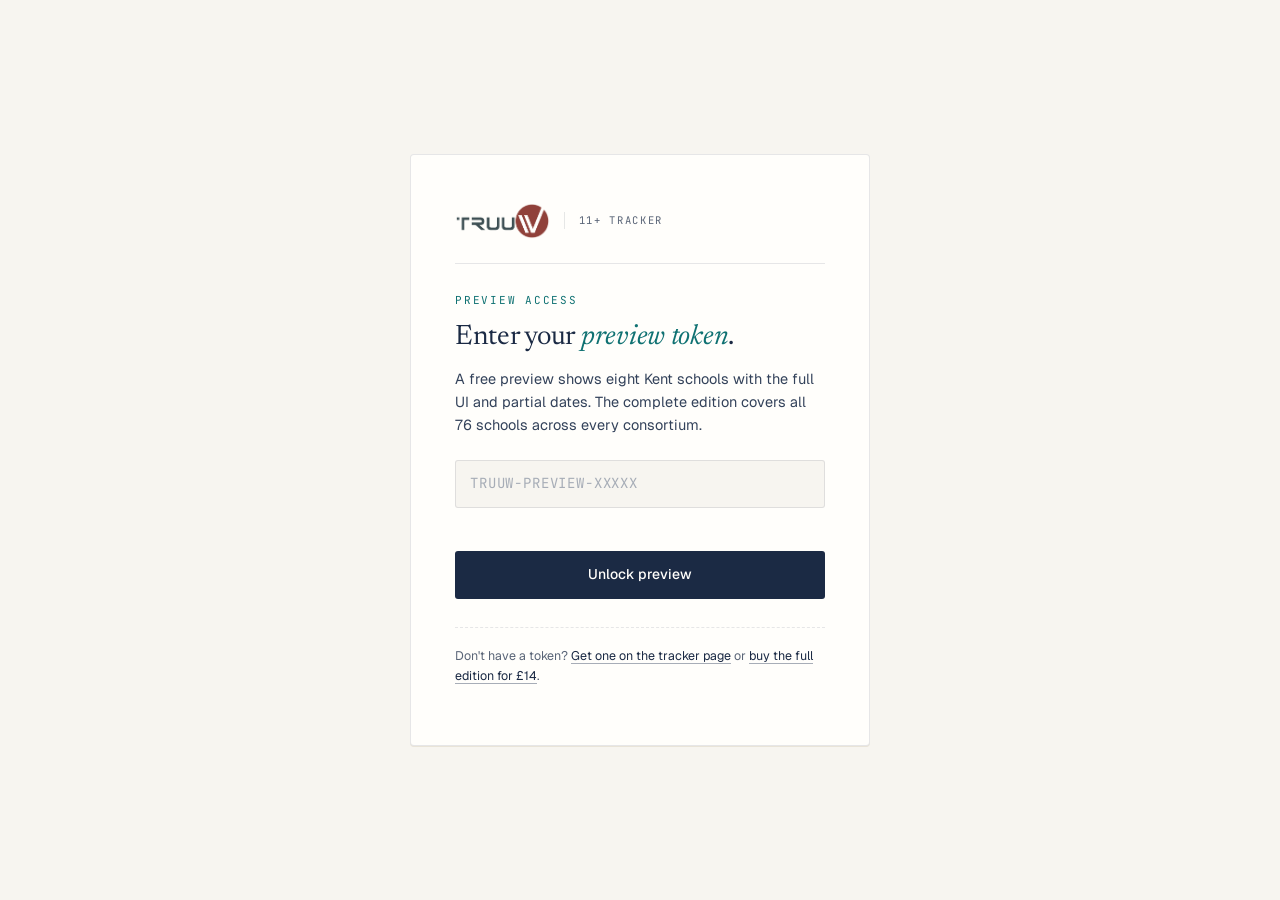
<file: 11-plus-tracker/preview.html>
<!doctype html>
<html lang="en">
<head>
  <meta charset="utf-8" />
  <meta name="viewport" content="width=device-width,initial-scale=1" />
  <title>TRUUW — 11+ Tracker · Preview</title>
  <link rel="preconnect" href="https://fonts.googleapis.com">
  <link rel="preconnect" href="https://fonts.gstatic.com" crossorigin>
  <link rel="stylesheet" href="https://fonts.googleapis.com/css2?family=Newsreader:ital,opsz,wght@0,6..72,300..700;1,6..72,300..700&family=Geist:wght@300..600&family=JetBrains+Mono:wght@400;500;600&display=swap">
  <link rel="stylesheet" href="tracker.css">
  <link rel="stylesheet" href="themes.css">
  <style>
    /* ── Token gate ───────────────────────── */
    .gate {
      min-height: 100vh; display: flex; align-items: center; justify-content: center;
      background: var(--bg); padding: 40px 24px;
    }
    .gate-card {
      background: var(--paper); border: 1px solid var(--hairline); border-radius: 4px;
      padding: 48px 44px; max-width: 460px; width: 100%;
      box-shadow: 0 1px 0 var(--paper-edge);
    }
    .gate-brand { display: flex; align-items: center; gap: 14px; padding-bottom: 24px; border-bottom: 1px solid var(--hairline); margin-bottom: 28px; }
    .gate-brand img { height: 36px; width: auto; display: block; }
    .gate-brand span {
      font-family: var(--mono); font-size: 10.5px; letter-spacing: 0.16em;
      text-transform: uppercase; color: var(--ink-50);
      padding-left: 14px; border-left: 1px solid var(--hairline);
    }
    .gate-eyebrow {
      font-family: var(--mono); font-size: 11px; letter-spacing: 0.16em;
      text-transform: uppercase; color: var(--accent-terracotta); margin: 0 0 12px;
    }
    .gate-h {
      font-family: var(--serif); font-weight: 400; font-size: 28px; letter-spacing: -0.01em;
      line-height: 1.15; margin: 0 0 14px;
    }
    .gate-h em { color: var(--accent-terracotta); font-style: italic; }
    .gate-p { color: var(--ink-80); font-size: 14.5px; line-height: 1.6; margin: 0 0 24px; }
    .gate-form { display: flex; flex-direction: column; gap: 12px; }
    .gate-input {
      width: 100%; background: var(--bg); border: 1px solid var(--hairline); border-radius: 3px;
      padding: 12px 14px; font: inherit; font-family: var(--mono); font-size: 14px;
      letter-spacing: 0.06em; color: var(--ink); text-transform: uppercase;
    }
    .gate-input:focus { outline: none; border-color: var(--ink); background: var(--paper); }
    .gate-input::placeholder { color: var(--ink-30); }
    .gate-submit {
      background: var(--ink); color: var(--paper); border: none; border-radius: 3px;
      padding: 13px 18px; font-size: 14px; font-weight: 500; cursor: pointer;
      font-family: var(--sans);
    }
    .gate-submit:hover { background: var(--accent-terracotta); }
    .gate-error {
      font-size: 12.5px; color: var(--accent-terracotta); font-family: var(--mono);
      margin: 0; min-height: 18px;
    }
    .gate-foot {
      margin-top: 28px; padding-top: 18px; border-top: 1px dashed var(--hairline);
      font-size: 12.5px; color: var(--ink-50);
    }
    .gate-foot a { color: var(--ink); }

    /* ── Preview banner (when unlocked) ───── */
    .preview-banner {
      position: sticky; top: 0; z-index: 50;
      background: var(--ink); color: var(--paper);
      padding: 12px 24px;
      display: flex; align-items: center; justify-content: center; gap: 18px;
      flex-wrap: wrap; font-size: 13.5px;
    }
    .preview-banner b {
      font-family: var(--mono); font-size: 10.5px; letter-spacing: 0.16em;
      text-transform: uppercase; color: var(--accent-mark);
      padding: 3px 8px; border: 1px solid var(--accent-mark); border-radius: 2px;
      font-weight: 500;
    }
    .preview-banner span { opacity: 0.85; }
    .preview-banner a {
      background: var(--accent-mark); color: var(--ink); text-decoration: none;
      padding: 6px 14px; border-radius: 3px; font-weight: 500; font-size: 13px;
    }
    .preview-banner a:hover { background: var(--accent-terracotta); color: var(--paper); }
    [data-palette="ink"] .preview-banner { background: var(--accent-terracotta); }
  </style>
  <template id="__bundler_thumbnail">
    <svg xmlns="http://www.w3.org/2000/svg" viewBox="0 0 200 200">
      <rect width="200" height="200" fill="#faf6f0"/>
      <text x="100" y="118" font-family="Newsreader, Georgia, serif" font-style="italic" font-size="58" fill="#c4633a" text-anchor="middle">TRUUW</text>
      <line x1="50" y1="135" x2="150" y2="135" stroke="#1a1612" stroke-width="1"/>
      <text x="100" y="152" font-family="JetBrains Mono, monospace" font-size="9" letter-spacing="0.18em" fill="#1a1612" text-anchor="middle">11+ TRACKER · PREVIEW</text>
    </svg>
  </template>
</head>
<body>
  <!-- Token gate (shown until valid token entered) -->
  <div id="gate" class="gate">
    <div class="gate-card">
      <div class="gate-brand">
        <img src="assets/truuw-logo.png" alt="TRUUW" />
        <span>11+ Tracker</span>
      </div>
      <p class="gate-eyebrow">Preview access</p>
      <h1 class="gate-h">Enter your <em>preview token</em>.</h1>
      <p class="gate-p">A free preview shows eight Kent schools with the full UI and partial dates. The complete edition covers all 76 schools across every consortium.</p>
      <form class="gate-form" id="gate-form" autocomplete="off">
        <input class="gate-input" id="gate-input" type="text" placeholder="TRUUW-PREVIEW-XXXXX" autocapitalize="characters" required />
        <p class="gate-error" id="gate-error">&nbsp;</p>
        <button class="gate-submit" type="submit">Unlock preview</button>
      </form>
      <p class="gate-foot">Don't have a token? <a href="./">Get one on the tracker page</a> or <a href="./">buy the full edition for £14</a>.</p>
    </div>
  </div>

  <!-- Tracker (revealed after gate passes) -->
  <div id="app" style="display: none;">
    <div class="preview-banner">
      <b>Preview</b>
      <span>8 of 76 schools · partial dates · no localStorage save</span>
      <a href="./">Get the full edition · £14</a>
    </div>
    <div id="root"></div>
  </div>

  <script>
    // ── Valid preview tokens ──────────────────────────────────────
    // Add or rotate codes here. Each is a string match (case-insensitive).
    const VALID_TOKENS = [
      "TRUUW-PREVIEW-7K2N4",
    ];

    (function () {
      const gate = document.getElementById('gate');
      const app  = document.getElementById('app');
      const form = document.getElementById('gate-form');
      const input = document.getElementById('gate-input');
      const error = document.getElementById('gate-error');

      let loaded = false;
      const normalize = (v) => (v || "").trim().toUpperCase();
      const isValid = (v) => VALID_TOKENS.includes(normalize(v));

      // Auto-unlock if URL has ?token=… or sessionStorage has a valid token
      const urlToken = new URLSearchParams(location.search).get('token');
      const storedToken = sessionStorage.getItem('truuw_preview_token');
      const initialToken = urlToken || storedToken;

      const unlock = (tok) => {
        sessionStorage.setItem('truuw_preview_token', normalize(tok));
        gate.style.display = 'none';
        app.style.display = '';
        // Now load the React app + data
        loadTracker();
      };

      if (initialToken && isValid(initialToken)) {
        unlock(initialToken);
      }

      form.addEventListener('submit', (e) => {
        e.preventDefault();
        const v = input.value;
        if (isValid(v)) {
          error.textContent = '';
          unlock(v);
        } else {
          error.textContent = 'Token not recognised. Check the buy page.';
          input.focus();
          input.select();
        }
      });

      // Lazy-load the tracker only after gate passes
      function loadTracker() {
        if (loaded) return; loaded = true;
        const scripts = [
          { src: "https://unpkg.com/react@18.3.1/umd/react.development.js", integrity: "sha384-hD6/rw4ppMLGNu3tX5cjIb+uRZ7UkRJ6BPkLpg4hAu/6onKUg4lLsHAs9EBPT82L" },
          { src: "https://unpkg.com/react-dom@18.3.1/umd/react-dom.development.js", integrity: "sha384-u6aeetuaXnQ38mYT8rp6sbXaQe3NL9t+IBXmnYxwkUI2Hw4bsp2Wvmx4yRQF1uAm" },
          { src: "https://unpkg.com/@babel/standalone@7.29.0/babel.min.js", integrity: "sha384-m08KidiNqLdpJqLq95G/LEi8Qvjl/xUYll3QILypMoQ65QorJ9Lvtp2RXYGBFj1y" },
          { src: "logo-data.js" },
          { src: "data-preview.js" },
          { src: "tweaks-panel.jsx", babel: true },
          { src: "app.jsx", babel: true },
        ];
        const loadOne = (i) => {
          if (i >= scripts.length) return;
          const s = scripts[i];
          const el = document.createElement('script');
          if (!s.babel) el.src = s.src;
          if (s.integrity) { el.integrity = s.integrity; el.crossOrigin = 'anonymous'; }
          if (s.babel) {
            fetch(s.src).then(r => r.text()).then(src => {
              el.text = Babel.transform(src, { presets: ['react'], filename: s.src }).code;
              document.body.appendChild(el);
              loadOne(i + 1);
            });
            return;
          }
          el.onload = () => loadOne(i + 1);
          document.body.appendChild(el);
        };
        loadOne(0);
      }
    })();
  </script>
</body>
</html>
</file>
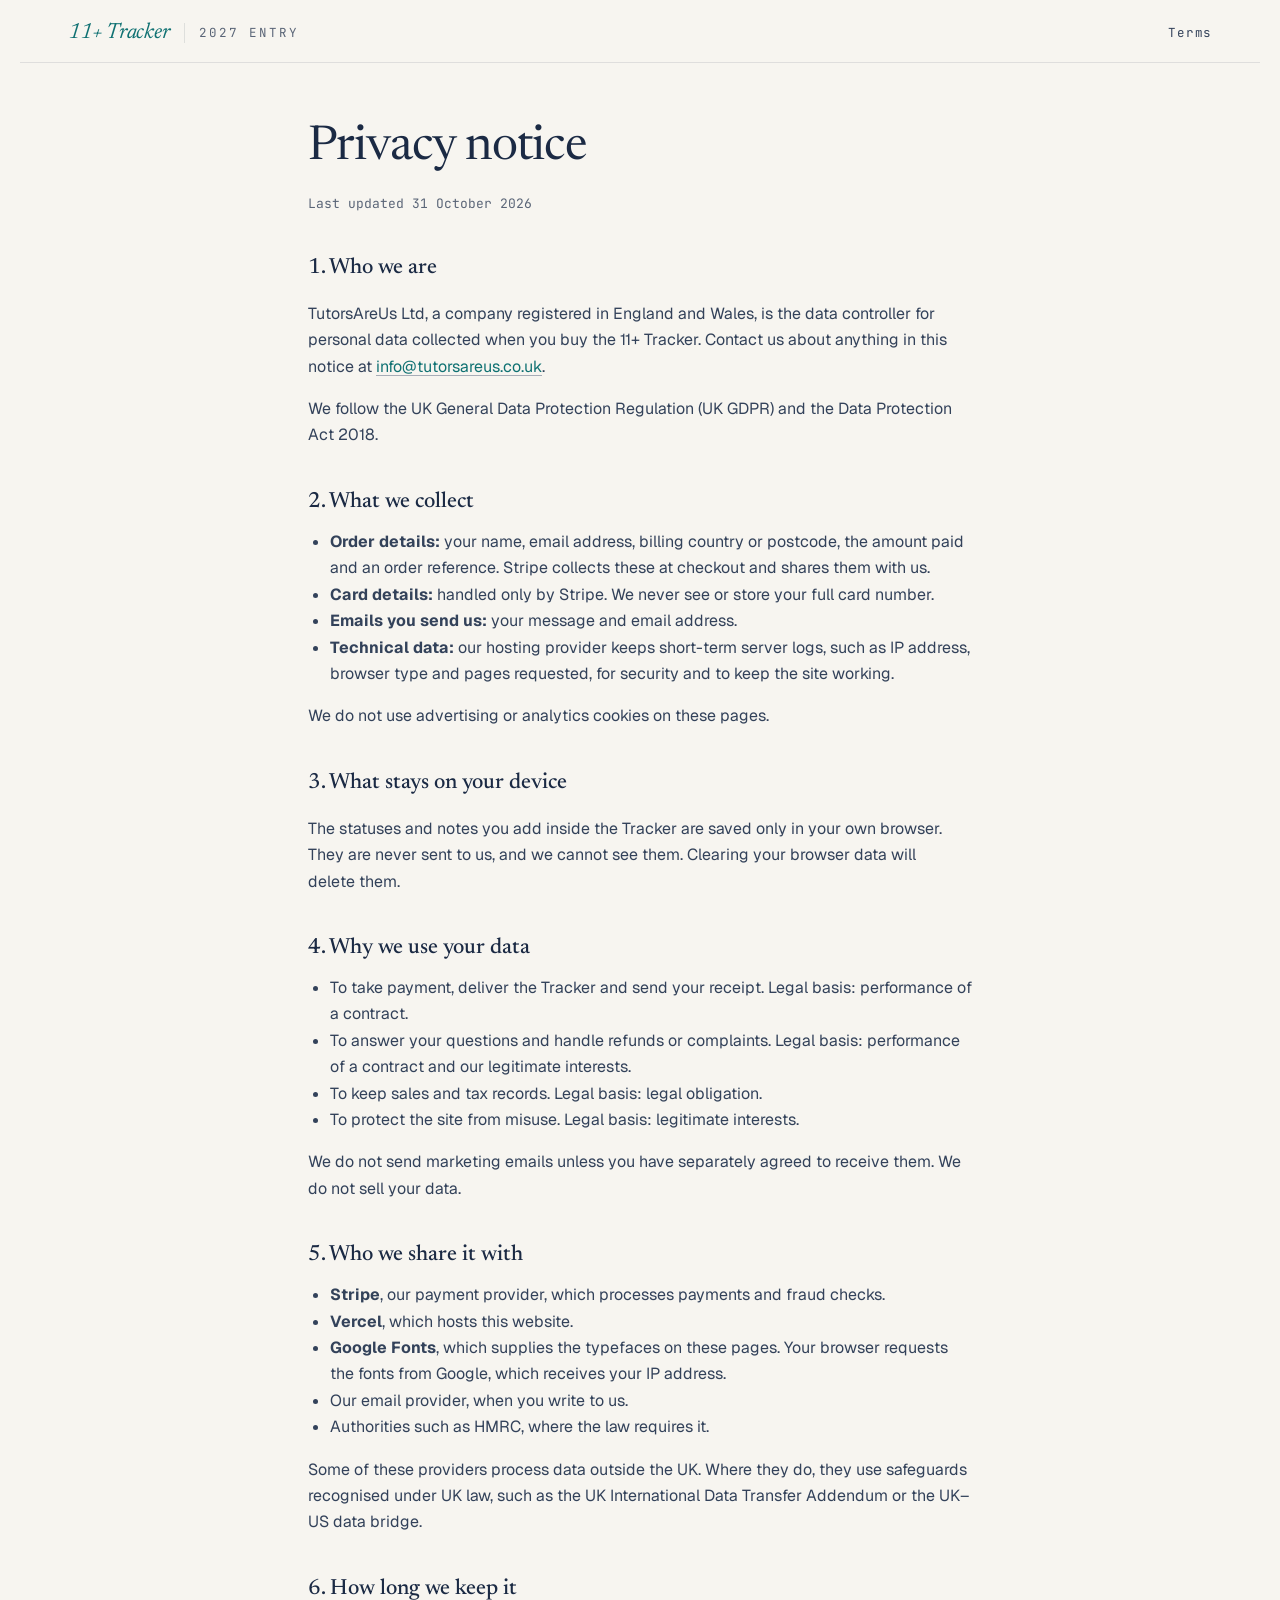
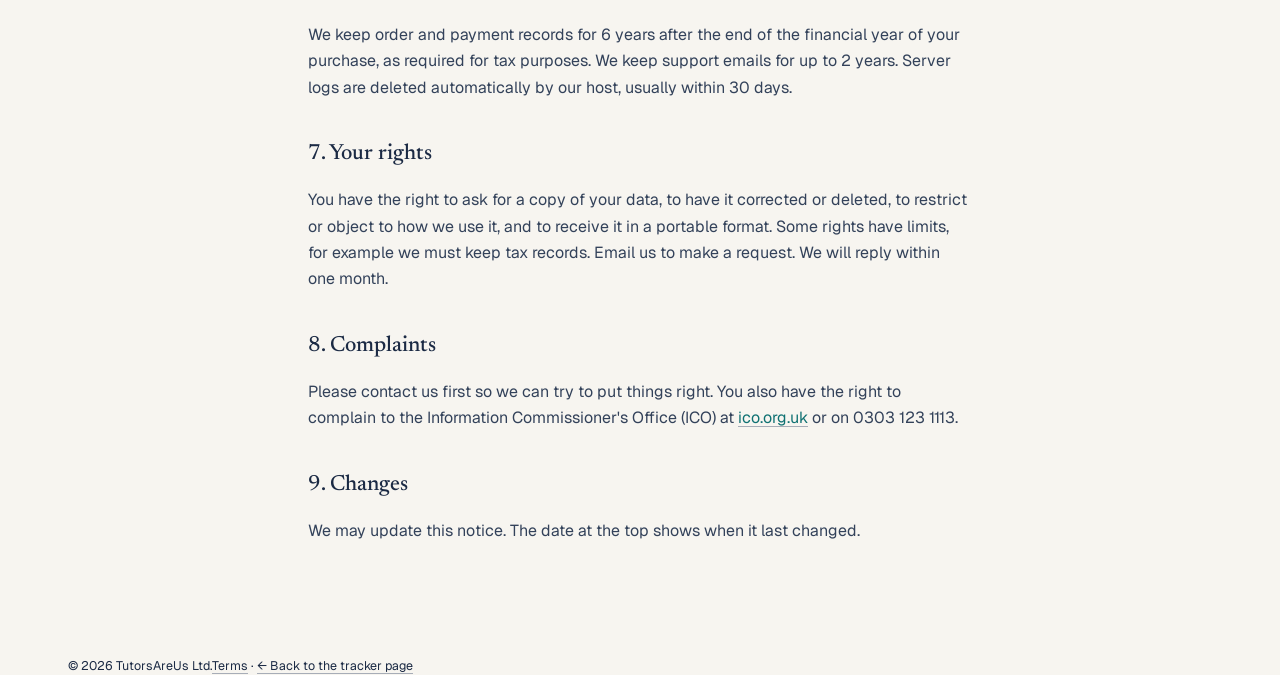
<file: 11-plus-tracker/privacy.html>
<!doctype html>
<html lang="en" data-theme="middle">
<head>
<meta charset="utf-8" />
<meta name="viewport" content="width=device-width,initial-scale=1" />
<title>Privacy notice · 11+ Tracker</title>
<link rel="preconnect" href="https://fonts.googleapis.com" />
<link rel="preconnect" href="https://fonts.gstatic.com" crossorigin />
<link rel="stylesheet" href="https://fonts.googleapis.com/css2?family=Newsreader:ital,opsz,wght@0,6..72,300..700;1,6..72,300..700&family=Geist:wght@300..600&family=JetBrains+Mono:wght@400;500;600&display=swap" />
<link rel="stylesheet" href="styles.css" />
<link rel="stylesheet" href="themes.css" />
</head>
<body>
<header class="wrap nav"><div class="brand"><a href="./" class="brand-logo-text" style="text-decoration:none;">11+ Tracker</a><span class="brand-tag">2027 Entry</span></div><nav class="nav-links"><a href="terms.html">Terms</a></nav></header>
<main class="wrap legal">
<h1>Privacy notice</h1>
<p class="updated">Last updated 31 October 2026</p>
<h2>1. Who we are</h2>
<p>TutorsAreUs Ltd, a company registered in England and Wales, is the data controller for personal data collected when you buy the 11+ Tracker. Contact us about anything in this notice at <a href="mailto:info@tutorsareus.co.uk">info@tutorsareus.co.uk</a>.</p>
<p>We follow the UK General Data Protection Regulation (UK GDPR) and the Data Protection Act 2018.</p>
<h2>2. What we collect</h2>
<ul>
<li><strong>Order details:</strong> your name, email address, billing country or postcode, the amount paid and an order reference. Stripe collects these at checkout and shares them with us.</li>
<li><strong>Card details:</strong> handled only by Stripe. We never see or store your full card number.</li>
<li><strong>Emails you send us:</strong> your message and email address.</li>
<li><strong>Technical data:</strong> our hosting provider keeps short-term server logs, such as IP address, browser type and pages requested, for security and to keep the site working.</li>
</ul>
<p>We do not use advertising or analytics cookies on these pages.</p>
<h2>3. What stays on your device</h2>
<p>The statuses and notes you add inside the Tracker are saved only in your own browser. They are never sent to us, and we cannot see them. Clearing your browser data will delete them.</p>
<h2>4. Why we use your data</h2>
<ul>
<li>To take payment, deliver the Tracker and send your receipt. Legal basis: performance of a contract.</li>
<li>To answer your questions and handle refunds or complaints. Legal basis: performance of a contract and our legitimate interests.</li>
<li>To keep sales and tax records. Legal basis: legal obligation.</li>
<li>To protect the site from misuse. Legal basis: legitimate interests.</li>
</ul>
<p>We do not send marketing emails unless you have separately agreed to receive them. We do not sell your data.</p>
<h2>5. Who we share it with</h2>
<ul>
<li><strong>Stripe</strong>, our payment provider, which processes payments and fraud checks.</li>
<li><strong>Vercel</strong>, which hosts this website.</li>
<li><strong>Google Fonts</strong>, which supplies the typefaces on these pages. Your browser requests the fonts from Google, which receives your IP address.</li>
<li>Our email provider, when you write to us.</li>
<li>Authorities such as HMRC, where the law requires it.</li>
</ul>
<p>Some of these providers process data outside the UK. Where they do, they use safeguards recognised under UK law, such as the UK International Data Transfer Addendum or the UK–US data bridge.</p>
<h2>6. How long we keep it</h2>
<p>We keep order and payment records for 6 years after the end of the financial year of your purchase, as required for tax purposes. We keep support emails for up to 2 years. Server logs are deleted automatically by our host, usually within 30 days.</p>
<h2>7. Your rights</h2>
<p>You have the right to ask for a copy of your data, to have it corrected or deleted, to restrict or object to how we use it, and to receive it in a portable format. Some rights have limits, for example we must keep tax records. Email us to make a request. We will reply within one month.</p>
<h2>8. Complaints</h2>
<p>Please contact us first so we can try to put things right. You also have the right to complain to the Information Commissioner's Office (ICO) at <a href="https://ico.org.uk/make-a-complaint/" target="_blank" rel="noopener noreferrer">ico.org.uk</a> or on 0303 123 1113.</p>
<h2>9. Changes</h2>
<p>We may update this notice. The date at the top shows when it last changed.</p>
</main>
<footer class="wrap foot-mini"><span>© 2026 TutorsAreUs Ltd.</span><span><a href="terms.html">Terms</a> · <a href="./">← Back to the tracker page</a></span></footer>
</body>
</html>
</file>
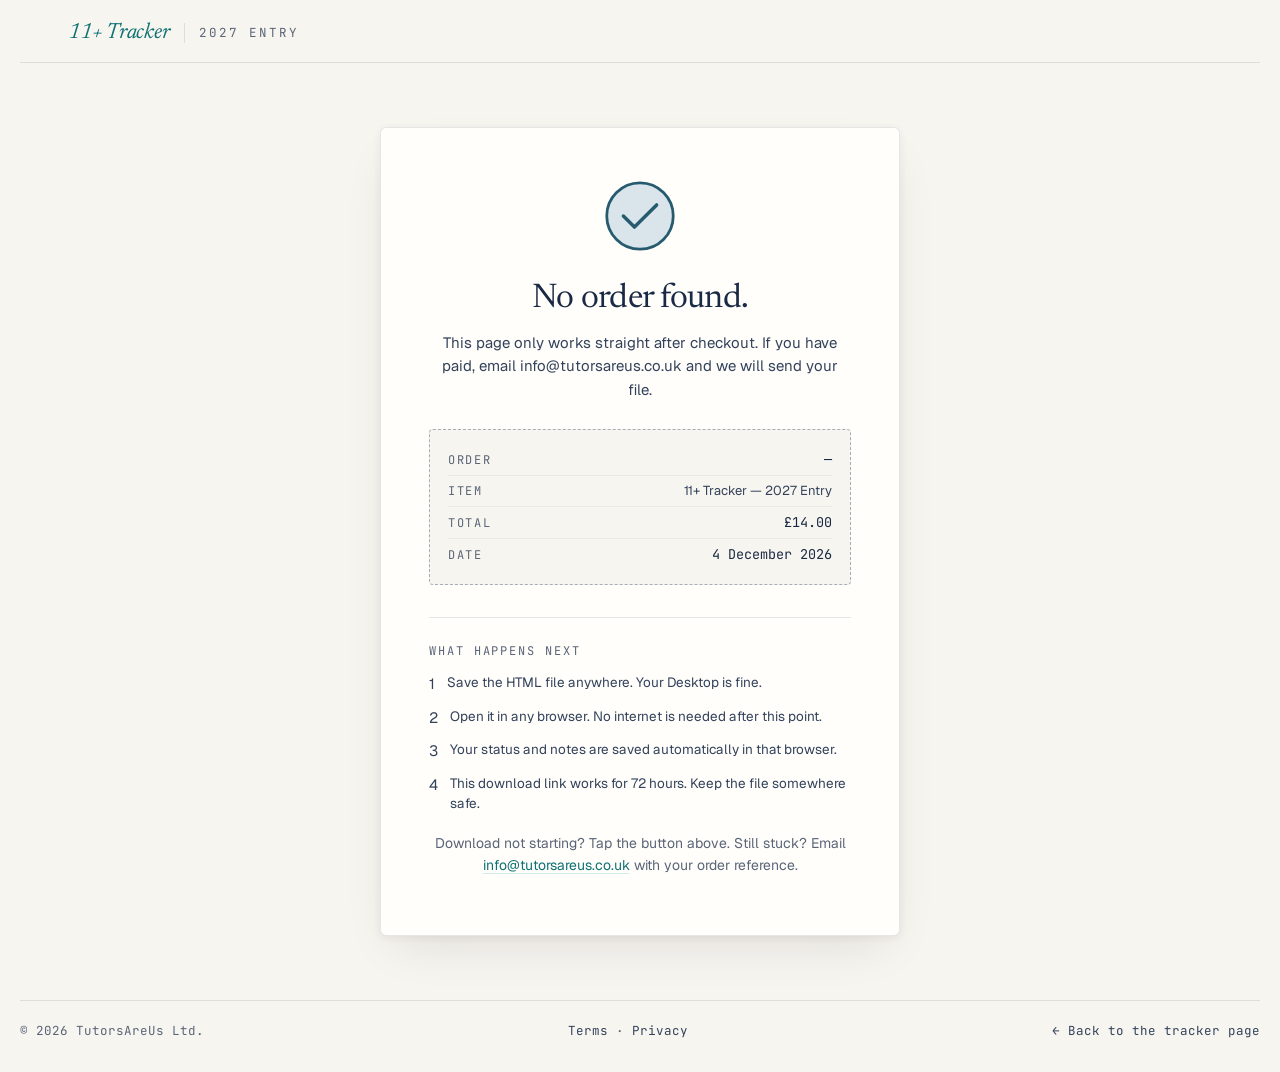
<file: 11-plus-tracker/success.html>
<!doctype html>
<html lang="en" data-theme="middle">
<head>
<meta charset="utf-8" />
<meta name="viewport" content="width=device-width,initial-scale=1" />
<title>Your download · 11+ Tracker</title>
<meta name="robots" content="noindex, nofollow" />
<link rel="preconnect" href="https://fonts.googleapis.com" />
<link rel="preconnect" href="https://fonts.gstatic.com" crossorigin />
<link rel="stylesheet" href="https://fonts.googleapis.com/css2?family=Newsreader:ital,opsz,wght@0,6..72,300..700;1,6..72,300..700&family=Geist:wght@300..600&family=JetBrains+Mono:wght@400;500;600&display=swap" />
<link rel="stylesheet" href="styles.css" />
<link rel="stylesheet" href="success.css" />
<link rel="stylesheet" href="themes.css" />
<script src="success.js" defer></script>
</head>
<body>
<header class="wrap nav"><div class="brand"><a href="./" class="brand-logo-text" style="text-decoration:none;">11+ Tracker</a><span class="brand-tag">2027 Entry</span></div></header>
<main class="wrap success-wrap">
<div class="success-card">
<div class="tick-ring" id="tick-ring"><svg class="tick-svg" viewBox="0 0 52 52" fill="none"><circle class="tick-circle" cx="26" cy="26" r="24" stroke-width="2"></circle><polyline class="tick-check" points="14,26 22,34 38,18" stroke-width="2.5" stroke-linecap="round" stroke-linejoin="round"></polyline></svg></div>
<h1 class="success-h" id="sx-h">Payment received.<br /><em>Your tracker is ready.</em></h1>
<p class="success-lede" id="sx-lede">Your download starts automatically. A receipt from Stripe is on its way to your inbox.</p>
<div class="receipt">
<div class="receipt-row"><span class="receipt-k">Order</span><span class="receipt-v mono" id="rc-order">—</span></div>
<div class="receipt-row"><span class="receipt-k">Item</span><span class="receipt-v">11+ Tracker — 2027 Entry</span></div>
<div class="receipt-row"><span class="receipt-k">Total</span><span class="receipt-v mono">£14.00</span></div>
<div class="receipt-row"><span class="receipt-k">Date</span><span class="receipt-v mono" id="rc-date">—</span></div>
</div>
<a class="dl-btn" href="#" id="dl-btn"><svg width="20" height="20" viewBox="0 0 24 24" fill="none" stroke="currentColor" stroke-width="1.7"><path d="M12 4v12m0 0l-5-5m5 5l5-5M5 20h14"></path></svg><span id="dl-label">Download your tracker</span></a>
<div class="next-steps">
<p class="next-steps-h">What happens next</p>
<ul class="next-list">
<li><span class="nl-icon">1</span><span>Save the HTML file anywhere. Your Desktop is fine.</span></li>
<li><span class="nl-icon">2</span><span>Open it in any browser. No internet is needed after this point.</span></li>
<li><span class="nl-icon">3</span><span>Your status and notes are saved automatically in that browser.</span></li>
<li><span class="nl-icon">4</span><span>This download link works for 72 hours. Keep the file somewhere safe.</span></li>
</ul>
</div>
<p class="trouble">Download not starting? Tap the button above. Still stuck? Email <a href="mailto:info@tutorsareus.co.uk">info@tutorsareus.co.uk</a> with your order reference.</p>
</div>
</main>
<footer class="wrap foot-mini"><span>© 2026 TutorsAreUs Ltd.</span><span><a href="terms.html">Terms</a> · <a href="privacy.html">Privacy</a></span><span><a href="./">← Back to the tracker page</a></span></footer>
</body>
</html>
</file>
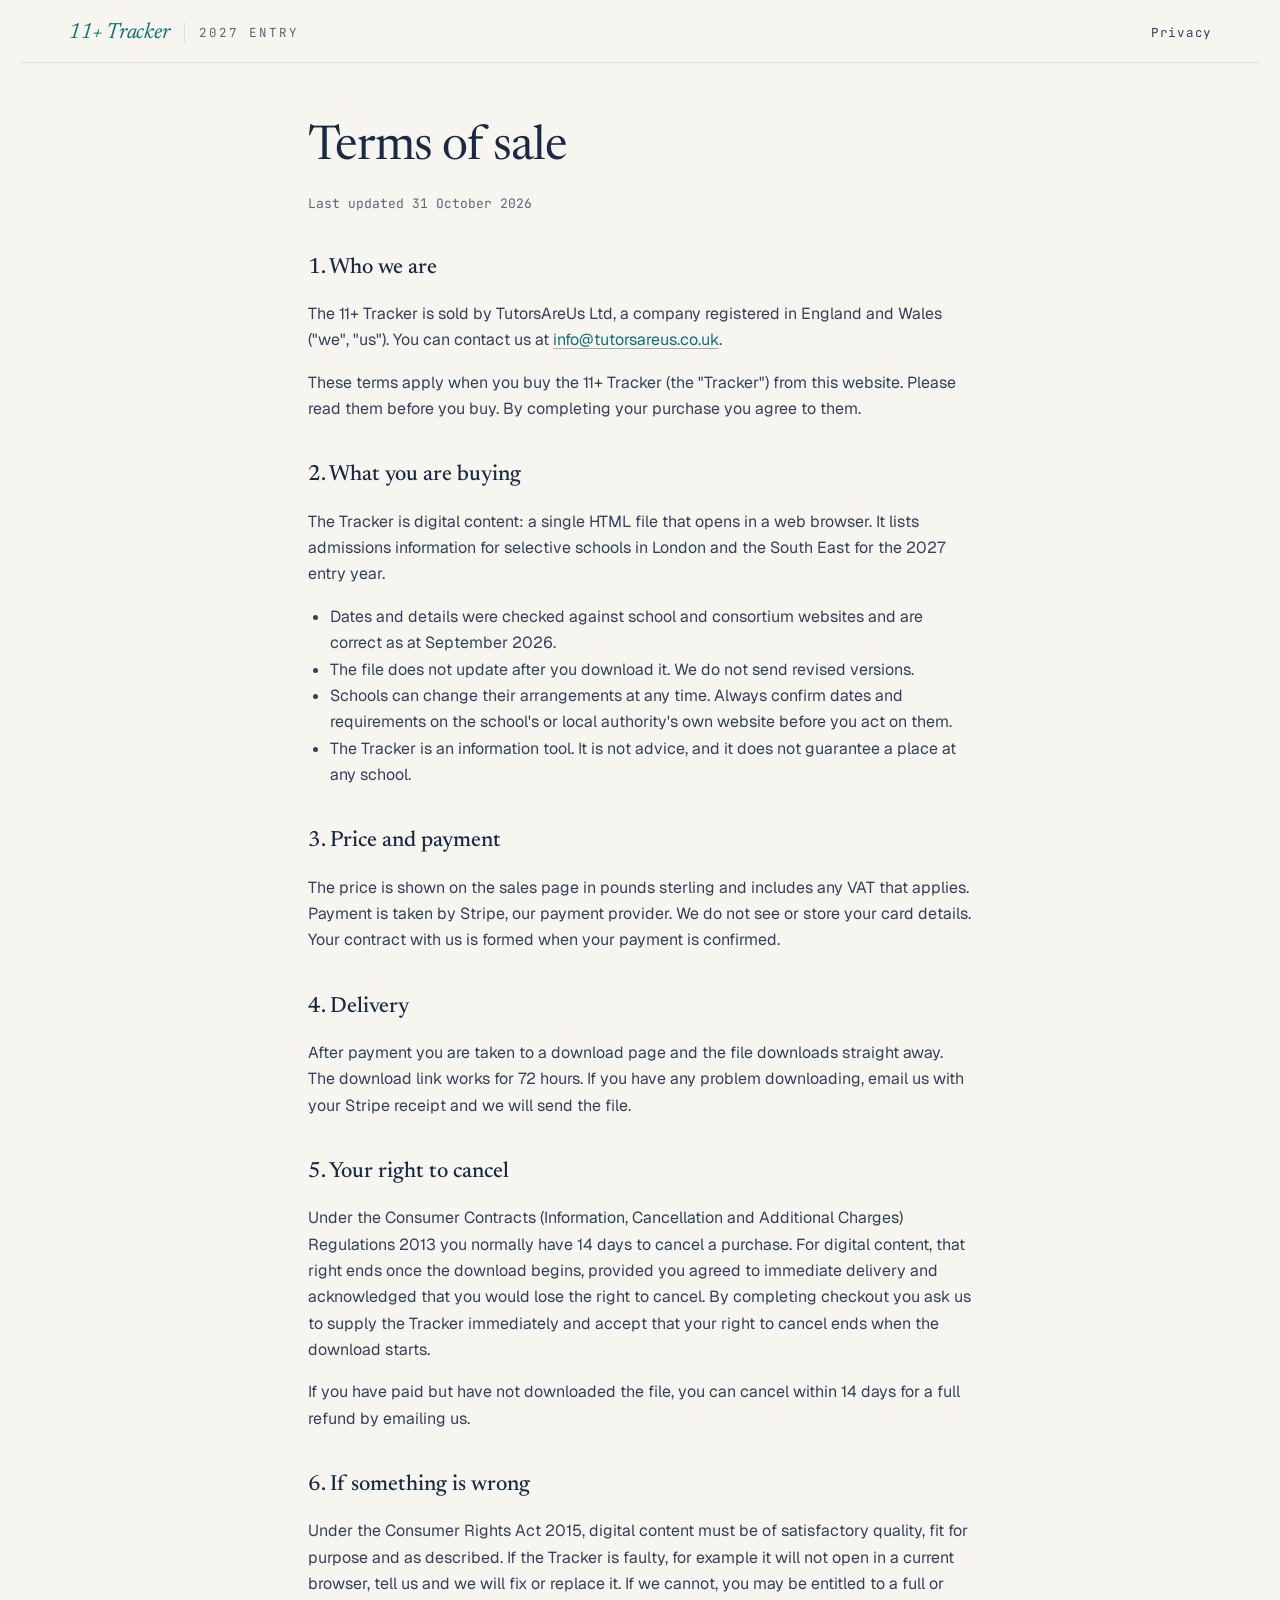
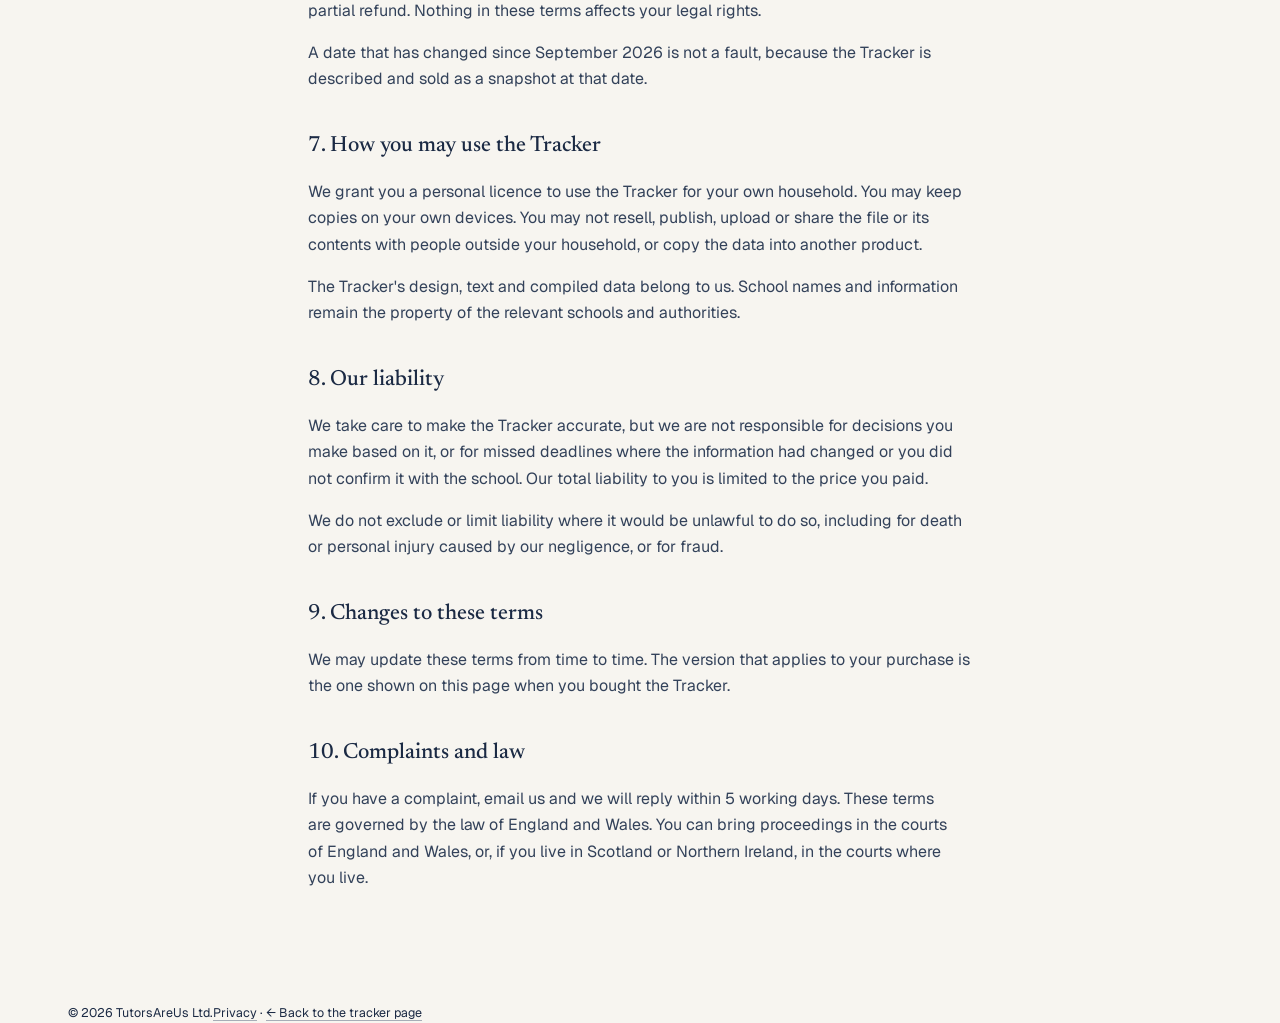
<file: 11-plus-tracker/terms.html>
<!doctype html>
<html lang="en" data-theme="middle">
<head>
<meta charset="utf-8" />
<meta name="viewport" content="width=device-width,initial-scale=1" />
<title>Terms of sale · 11+ Tracker</title>
<link rel="preconnect" href="https://fonts.googleapis.com" />
<link rel="preconnect" href="https://fonts.gstatic.com" crossorigin />
<link rel="stylesheet" href="https://fonts.googleapis.com/css2?family=Newsreader:ital,opsz,wght@0,6..72,300..700;1,6..72,300..700&family=Geist:wght@300..600&family=JetBrains+Mono:wght@400;500;600&display=swap" />
<link rel="stylesheet" href="styles.css" />
<link rel="stylesheet" href="themes.css" />
</head>
<body>
<header class="wrap nav"><div class="brand"><a href="./" class="brand-logo-text" style="text-decoration:none;">11+ Tracker</a><span class="brand-tag">2027 Entry</span></div><nav class="nav-links"><a href="privacy.html">Privacy</a></nav></header>
<main class="wrap legal">
<h1>Terms of sale</h1>
<p class="updated">Last updated 31 October 2026</p>
<h2>1. Who we are</h2>
<p>The 11+ Tracker is sold by TutorsAreUs Ltd, a company registered in England and Wales ("we", "us"). You can contact us at <a href="mailto:info@tutorsareus.co.uk">info@tutorsareus.co.uk</a>.</p>
<p>These terms apply when you buy the 11+ Tracker (the "Tracker") from this website. Please read them before you buy. By completing your purchase you agree to them.</p>
<h2>2. What you are buying</h2>
<p>The Tracker is digital content: a single HTML file that opens in a web browser. It lists admissions information for selective schools in London and the South East for the 2027 entry year.</p>
<ul>
<li>Dates and details were checked against school and consortium websites and are correct as at September 2026.</li>
<li>The file does not update after you download it. We do not send revised versions.</li>
<li>Schools can change their arrangements at any time. Always confirm dates and requirements on the school's or local authority's own website before you act on them.</li>
<li>The Tracker is an information tool. It is not advice, and it does not guarantee a place at any school.</li>
</ul>
<h2>3. Price and payment</h2>
<p>The price is shown on the sales page in pounds sterling and includes any VAT that applies. Payment is taken by Stripe, our payment provider. We do not see or store your card details. Your contract with us is formed when your payment is confirmed.</p>
<h2>4. Delivery</h2>
<p>After payment you are taken to a download page and the file downloads straight away. The download link works for 72 hours. If you have any problem downloading, email us with your Stripe receipt and we will send the file.</p>
<h2>5. Your right to cancel</h2>
<p>Under the Consumer Contracts (Information, Cancellation and Additional Charges) Regulations 2013 you normally have 14 days to cancel a purchase. For digital content, that right ends once the download begins, provided you agreed to immediate delivery and acknowledged that you would lose the right to cancel. By completing checkout you ask us to supply the Tracker immediately and accept that your right to cancel ends when the download starts.</p>
<p>If you have paid but have not downloaded the file, you can cancel within 14 days for a full refund by emailing us.</p>
<h2>6. If something is wrong</h2>
<p>Under the Consumer Rights Act 2015, digital content must be of satisfactory quality, fit for purpose and as described. If the Tracker is faulty, for example it will not open in a current browser, tell us and we will fix or replace it. If we cannot, you may be entitled to a full or partial refund. Nothing in these terms affects your legal rights.</p>
<p>A date that has changed since September 2026 is not a fault, because the Tracker is described and sold as a snapshot at that date.</p>
<h2>7. How you may use the Tracker</h2>
<p>We grant you a personal licence to use the Tracker for your own household. You may keep copies on your own devices. You may not resell, publish, upload or share the file or its contents with people outside your household, or copy the data into another product.</p>
<p>The Tracker's design, text and compiled data belong to us. School names and information remain the property of the relevant schools and authorities.</p>
<h2>8. Our liability</h2>
<p>We take care to make the Tracker accurate, but we are not responsible for decisions you make based on it, or for missed deadlines where the information had changed or you did not confirm it with the school. Our total liability to you is limited to the price you paid.</p>
<p>We do not exclude or limit liability where it would be unlawful to do so, including for death or personal injury caused by our negligence, or for fraud.</p>
<h2>9. Changes to these terms</h2>
<p>We may update these terms from time to time. The version that applies to your purchase is the one shown on this page when you bought the Tracker.</p>
<h2>10. Complaints and law</h2>
<p>If you have a complaint, email us and we will reply within 5 working days. These terms are governed by the law of England and Wales. You can bring proceedings in the courts of England and Wales, or, if you live in Scotland or Northern Ireland, in the courts where you live.</p>
</main>
<footer class="wrap foot-mini"><span>© 2026 TutorsAreUs Ltd.</span><span><a href="privacy.html">Privacy</a> · <a href="./">← Back to the tracker page</a></span></footer>
</body>
</html>
</file>
<file: 11-plus-tracker/styles.css>
:root {
  --bg:           #faf6f0;
  --paper:        #fffbf5;
  --paper-edge:   #f0e8d8;
  --ink:          #1a1612;
  --ink-80:       #3a322a;
  --ink-50:       #6b5d4f;
  --ink-30:       #b8a892;
  --ink-10:       #ead7b8;
  --hairline:     rgba(26, 22, 18, 0.10);
  --hairline-soft: rgba(26, 22, 18, 0.06);

  --terracotta:  #c4633a;
  --terracotta-soft: #f0d4c4;
  --forest:      #2d5544;
  --forest-soft: #cfdcd2;
  --tan:         #a8855f;
  --plum:        #6b4561;
  --mark:        #f3e6a6;

  --serif: "Newsreader", Georgia, serif;
  --sans:  "Geist", -apple-system, BlinkMacSystemFont, "Helvetica Neue", Arial, sans-serif;
  --mono:  "JetBrains Mono", ui-monospace, "SF Mono", Menlo, monospace;
}
* { box-sizing: border-box; }
html, body { margin: 0; }
body {
  background: var(--bg);
  color: var(--ink);
  font-family: var(--sans);
  font-size: 15px;
  line-height: 1.55;
  font-feature-settings: "ss01", "ss02";
  -webkit-font-smoothing: antialiased;
}
a { color: inherit; text-decoration: underline; text-decoration-color: var(--ink-30); text-underline-offset: 3px; }
a:hover { text-decoration-color: var(--terracotta); }
button { font: inherit; color: inherit; cursor: pointer; }

.wrap { max-width: 1240px; margin: 0 auto; padding: 0 48px; }
@media (max-width: 720px) { .wrap { padding: 0 22px; } }

/* ─── Top bar ─────────────────────────────────────────────── */
.nav {
  padding: 22px 0 18px;
  display: flex; align-items: center; justify-content: space-between;
  border-bottom: 1px solid var(--hairline);
}
.brand { display: flex; gap: 14px; align-items: center; }
.brand-logo-text {
  font-family: var(--serif); font-style: italic; font-size: 22px;
  color: var(--terracotta); letter-spacing: -0.01em; line-height: 1;
}
.brand-tag  { font-family: var(--mono); font-size: 10.5px; letter-spacing: 0.16em; text-transform: uppercase; color: var(--ink-50); padding-left: 14px; border-left: 1px solid var(--hairline); }
@media (max-width: 720px) { .brand-tag { display: none; } }
.nav-links { display: flex; gap: 28px; align-items: center; font-family: var(--mono); font-size: 12px; letter-spacing: 0.06em; }
.nav-links a { color: var(--ink-80); text-decoration: none; }
.nav-links a:hover { color: var(--terracotta); }
.nav-buy { background: var(--ink); color: var(--paper); padding: 8px 16px; border-radius: 3px; }
.nav-buy:hover { background: var(--terracotta); color: white; }
@media (max-width: 720px) { .nav-links a:not(.nav-buy) { display: none; } }

/* ─── Hero ─────────────────────────────────────────────────── */
.hero { padding: 72px 0 88px; display: grid; grid-template-columns: 1.05fr 0.95fr; gap: 64px; align-items: center; }
@media (max-width: 980px) { .hero { grid-template-columns: 1fr; gap: 48px; padding: 48px 0; } }
.hero-eyebrow { font-family: var(--mono); font-size: 11px; letter-spacing: 0.18em; text-transform: uppercase; color: var(--terracotta); margin: 0 0 18px; display: flex; gap: 12px; align-items: center; }
.hero-eyebrow::before { content: ""; width: 28px; height: 1px; background: var(--terracotta); }
.hero h1 {
  font-family: var(--serif); font-weight: 400; font-size: clamp(40px, 5.4vw, 72px);
  letter-spacing: -0.02em; line-height: 1.02; margin: 0 0 24px; text-wrap: balance;
}
.hero h1 em { font-style: italic; color: var(--terracotta); }
.hero-lede { font-size: 18px; line-height: 1.55; color: var(--ink-80); max-width: 56ch; text-wrap: pretty; margin: 0 0 36px; }

.cta-row { display: flex; gap: 14px; align-items: center; flex-wrap: wrap; margin-bottom: 24px; }
.btn-primary {
  background: var(--ink); color: var(--paper); border: none; border-radius: 3px;
  padding: 16px 24px; font-family: var(--sans); font-size: 15px; font-weight: 500;
  display: inline-flex; gap: 14px; align-items: center;
  box-shadow: 0 1px 0 var(--paper-edge), 0 8px 22px rgba(196,99,58,0.12);
  transition: transform 0.15s ease, box-shadow 0.15s ease;
}
.btn-primary:hover { transform: translateY(-1px); box-shadow: 0 1px 0 var(--paper-edge), 0 12px 28px rgba(196,99,58,0.18); }
.btn-primary .price { font-family: var(--serif); font-size: 17px; font-style: italic; color: var(--mark); }
.btn-primary .arrow { color: var(--terracotta); }

.btn-ghost {
  background: transparent; border: 1px solid var(--ink-30); color: var(--ink-80); border-radius: 3px;
  padding: 15px 22px; font-size: 14px; text-decoration: none;
}
.btn-ghost:hover { border-color: var(--ink); color: var(--ink); }

.hero-fineprint { font-family: var(--mono); font-size: 11.5px; color: var(--ink-50); display: flex; gap: 18px; flex-wrap: wrap; }
.hero-fineprint span { display: inline-flex; gap: 6px; align-items: center; }
.hero-fineprint .tick { color: var(--forest); font-weight: 600; }

/* ─── Hero preview ─── */
.hero-preview {
  position: relative;
  perspective: 1400px;
}
.preview-card {
  background: var(--paper);
  border: 1px solid var(--hairline);
  border-radius: 6px;
  box-shadow:
    0 1px 0 var(--paper-edge),
    0 30px 60px -20px rgba(26,22,18,0.18),
    0 12px 24px -12px rgba(196,99,58,0.10);
  padding: 18px 20px 16px;
  transform: rotateY(-6deg) rotateX(2deg) rotate(1deg);
  transform-origin: center;
  max-width: 540px;
  margin-left: auto;
}
.pv-head { display: flex; justify-content: space-between; align-items: center; padding-bottom: 12px; border-bottom: 1px solid var(--hairline); }
.pv-brand { font-family: var(--serif); font-style: italic; color: var(--terracotta); font-size: 18px; }
.pv-edition { font-family: var(--mono); font-size: 9.5px; letter-spacing: 0.18em; text-transform: uppercase; color: var(--ink-50); border: 1px solid var(--ink); padding: 3px 8px; border-radius: 2px; transform: rotate(-2deg); }
.pv-h2 { font-family: var(--serif); font-weight: 400; font-size: 22px; letter-spacing: -0.01em; margin: 18px 0 4px; line-height: 1.1; }
.pv-h2 em { color: var(--terracotta); font-style: italic; }
.pv-sub { font-family: var(--mono); font-size: 10px; color: var(--ink-50); letter-spacing: 0.06em; margin: 0 0 14px; }
.pv-pills { display: flex; gap: 6px; flex-wrap: wrap; margin-bottom: 14px; }
.pv-pill { font-family: var(--mono); font-size: 10px; padding: 3px 8px; border: 1px solid var(--hairline); border-radius: 999px; color: var(--ink-50); }
.pv-pill b { font-family: var(--serif); font-size: 11.5px; color: var(--ink); margin-right: 4px; }
.pv-table { width: 100%; border-collapse: collapse; font-size: 11px; }
.pv-table th { text-align: left; padding: 6px 8px; font-family: var(--mono); font-size: 8.5px; letter-spacing: 0.12em; text-transform: uppercase; color: var(--ink-50); font-weight: 500; background: var(--bg); border-bottom: 1px solid var(--hairline); }
.pv-table td { padding: 7px 8px; border-bottom: 1px solid var(--hairline-soft); }
.pv-name { font-family: var(--serif); font-size: 12.5px; }
.pv-town { font-family: var(--mono); font-size: 9px; color: var(--ink-50); }
.pv-mono { font-family: var(--mono); font-size: 10.5px; }
.pv-soon { color: var(--terracotta); font-weight: 500; }
.pv-tag { display: inline-block; font-family: var(--mono); font-size: 8.5px; padding: 1px 6px; border-radius: 999px; border: 1px solid var(--hairline); color: var(--ink-50); }
.pv-tag-b { color: var(--forest); border-color: var(--forest-soft); background: color-mix(in oklab, var(--forest-soft) 30%, transparent); }
.pv-tag-g { color: var(--terracotta); border-color: var(--terracotta-soft); background: color-mix(in oklab, var(--terracotta-soft) 30%, transparent); }
.pv-tag-c { color: var(--plum); border-color: color-mix(in oklab, var(--plum) 25%, transparent); background: color-mix(in oklab, var(--plum) 8%, transparent); }
.pv-status { display: inline-flex; align-items: center; gap: 6px; font-size: 10px; padding: 2px 8px 2px 6px; border: 1px solid var(--hairline); border-radius: 999px; background: var(--paper); color: var(--ink-80); }
.pv-dot { width: 6px; height: 6px; border-radius: 50%; }

/* sticky annotation badges around preview */
.pv-anno {
  position: absolute;
  font-family: var(--serif); font-style: italic; font-size: 14px;
  color: var(--ink-80);
  background: var(--paper); border: 1px solid var(--hairline);
  padding: 8px 14px; border-radius: 3px;
  box-shadow: 0 6px 16px rgba(26,22,18,0.10);
  max-width: 200px; line-height: 1.3;
}
.pv-anno::before {
  content: ""; position: absolute; width: 32px; height: 1px;
  background: var(--ink-30);
}
.pv-anno-1 { top: 8%; right: -4%; transform: rotate(2deg); }
.pv-anno-1::before { left: -34px; top: 50%; }
.pv-anno-2 { bottom: 12%; left: -4%; transform: rotate(-2deg); }
.pv-anno-2::before { right: -34px; top: 50%; }

@media (max-width: 980px) {
  .preview-card { transform: none; margin: 0 auto; }
  .pv-anno { display: none; }
}

/* ─── Section primitives ──────────────────────────────────── */
section { padding: 88px 0; border-top: 1px solid var(--hairline); }
.section-eyebrow { font-family: var(--mono); font-size: 11px; letter-spacing: 0.16em; text-transform: uppercase; color: var(--terracotta); margin: 0 0 14px; }
.section-title { font-family: var(--serif); font-weight: 400; font-size: clamp(30px, 3.5vw, 46px); letter-spacing: -0.02em; line-height: 1.05; margin: 0 0 20px; max-width: 22ch; text-wrap: balance; }
.section-title em { color: var(--terracotta); font-style: italic; }
.section-lede { font-size: 17px; color: var(--ink-80); max-width: 60ch; margin: 0; text-wrap: pretty; }

/* ─── Strip: stats ─────────────────────────────────────────── */
.stats { padding: 36px 0; }
.stats-grid { display: grid; grid-template-columns: repeat(4, 1fr); gap: 24px; }
@media (max-width: 720px) { .stats-grid { grid-template-columns: repeat(2, 1fr); } }
.stat { display: flex; flex-direction: column; gap: 4px; }
.stat-num { font-family: var(--serif); font-size: 44px; line-height: 1; letter-spacing: -0.02em; }
.stat-label { font-family: var(--mono); font-size: 10.5px; letter-spacing: 0.14em; text-transform: uppercase; color: var(--ink-50); }

/* ─── What's inside ──────────────────────────────────────── */
.features-grid { display: grid; grid-template-columns: repeat(3, 1fr); gap: 1px; background: var(--hairline); border: 1px solid var(--hairline); border-radius: 4px; overflow: hidden; margin-top: 36px; }
@media (max-width: 980px) { .features-grid { grid-template-columns: 1fr; } }
.feature { background: var(--paper); padding: 28px 28px 32px; display: flex; flex-direction: column; gap: 10px; min-height: 200px; }
.feature-icon { width: 28px; height: 28px; color: var(--terracotta); margin-bottom: 4px; }
.feature h3 { font-family: var(--serif); font-weight: 400; font-size: 22px; margin: 0; letter-spacing: -0.01em; line-height: 1.2; }
.feature h3 em { color: var(--terracotta); font-style: italic; }
.feature p { margin: 0; color: var(--ink-80); font-size: 14.5px; line-height: 1.55; text-wrap: pretty; }
.feature-list { list-style: none; padding: 0; margin: 6px 0 0; display: flex; flex-direction: column; gap: 4px; font-family: var(--mono); font-size: 11.5px; color: var(--ink-50); }
.feature-list li::before { content: "→ "; color: var(--terracotta); }

/* ─── Three views demo ─────────────────────────────────────── */
.views-demo { margin-top: 48px; display: grid; grid-template-columns: repeat(3, 1fr); gap: 18px; }
@media (max-width: 980px) { .views-demo { grid-template-columns: 1fr; } }
.view-tile { background: var(--paper); border: 1px solid var(--hairline); border-radius: 4px; padding: 22px; }
.view-tile-head { display: flex; justify-content: space-between; align-items: baseline; margin-bottom: 16px; padding-bottom: 12px; border-bottom: 1px dashed var(--hairline); }
.view-tile-h { font-family: var(--serif); font-style: italic; font-size: 19px; margin: 0; }
.view-tile-tag { font-family: var(--mono); font-size: 10px; letter-spacing: 0.14em; text-transform: uppercase; color: var(--ink-50); }
.view-tile-desc { margin: 14px 0 0; font-size: 13px; color: var(--ink-80); line-height: 1.5; }

/* tile artwork */
.art-table { display: flex; flex-direction: column; gap: 6px; }
.art-table .row { display: grid; grid-template-columns: 2fr 1fr 1fr; gap: 8px; align-items: center; padding: 5px 6px; border-radius: 2px; }
.art-table .row + .row { border-top: 1px dashed var(--hairline-soft); }
.art-table .label { font-family: var(--serif); font-size: 12px; color: var(--ink); }
.art-table .meta { font-family: var(--mono); font-size: 10px; color: var(--ink-50); }
.art-table .meta.soon { color: var(--terracotta); }
.art-table .pill { font-family: var(--mono); font-size: 9px; padding: 2px 6px; border-radius: 999px; justify-self: end; }

.art-cards { display: grid; grid-template-columns: 1fr 1fr; gap: 8px; }
.art-cards .card { border: 1px solid var(--hairline); border-radius: 3px; padding: 10px 10px; display: flex; flex-direction: column; gap: 4px; position: relative; overflow: hidden; }
.art-cards .card::before { content: ""; position: absolute; left: 0; top: 0; bottom: 0; width: 3px; background: var(--terracotta); }
.art-cards .card.f::before { background: var(--terracotta); }
.art-cards .card.b::before { background: var(--forest); }
.art-cards .card.c::before { background: var(--plum); }
.art-cards .name { font-family: var(--serif); font-size: 12.5px; line-height: 1.15; }
.art-cards .sub { font-family: var(--mono); font-size: 9px; color: var(--ink-50); }
.art-cards .urg { align-self: flex-start; font-family: var(--mono); font-size: 9px; padding: 2px 7px; border-radius: 999px; margin-top: 4px; }
.art-cards .urg.now { background: var(--terracotta); color: white; }
.art-cards .urg.ok { background: var(--forest-soft); color: var(--forest); }

.art-tl { display: flex; flex-direction: column; gap: 8px; padding-top: 12px; }
.art-tl .axis { display: flex; justify-content: space-between; font-family: var(--mono); font-size: 9px; color: var(--ink-50); padding: 0 4px 6px; border-bottom: 1px solid var(--hairline); }
.art-tl .lane { display: grid; grid-template-columns: 60px 1fr; gap: 8px; align-items: center; }
.art-tl .lane-label { font-size: 11px; color: var(--ink-80); white-space: nowrap; overflow: hidden; text-overflow: ellipsis; }
.art-tl .track { position: relative; height: 14px; }
.art-tl .band { position: absolute; top: 50%; transform: translateY(-50%); height: 5px; border-radius: 999px; background: linear-gradient(90deg, var(--tan), var(--terracotta)); }
.art-tl .pin { position: absolute; top: 50%; transform: translate(-50%, -50%); width: 12px; height: 12px; border-radius: 50%; border: 1.5px solid var(--paper); }
.art-tl .pin.t { background: var(--forest); }
.art-tl .pin.r { background: var(--plum); }
.art-tl .now { position: absolute; top: 0; bottom: 0; width: 1.5px; background: var(--terracotta); transform: translateX(-50%); }

/* ─── Pricing ─────────────────────────────────────────────── */
.pricing { background: var(--paper); border: 1px solid var(--hairline); border-radius: 4px; padding: 0; overflow: hidden; display: grid; grid-template-columns: 1.1fr 1fr; }
@media (max-width: 980px) { .pricing { grid-template-columns: 1fr; } }
.pricing-left { padding: 44px 44px 40px; border-right: 1px solid var(--hairline); }
@media (max-width: 980px) { .pricing-left { border-right: none; border-bottom: 1px solid var(--hairline); } }
.pricing-h { font-family: var(--serif); font-weight: 400; font-size: 36px; letter-spacing: -0.02em; margin: 0 0 8px; line-height: 1.1; }
.pricing-h em { font-style: italic; color: var(--terracotta); }
.pricing-sub { color: var(--ink-80); margin: 0 0 28px; font-size: 15px; }
.pricing-list { list-style: none; padding: 0; margin: 0; display: flex; flex-direction: column; gap: 10px; }
.pricing-list li { display: flex; gap: 12px; align-items: flex-start; font-size: 14.5px; color: var(--ink-80); padding-bottom: 10px; border-bottom: 1px dashed var(--hairline-soft); }
.pricing-list li:last-child { border-bottom: none; padding-bottom: 0; }
.pricing-list .tk { color: var(--forest); flex-shrink: 0; margin-top: 2px; }

.pricing-right { padding: 44px 44px 40px; background: var(--bg); position: relative; }
.pricing-right::before {
  content: ""; position: absolute; left: -10px; top: 30px; bottom: 30px; width: 1px;
  background-image: linear-gradient(to bottom, var(--ink-30) 50%, transparent 50%);
  background-size: 1px 8px;
}
@media (max-width: 980px) { .pricing-right::before { display: none; } }
.price-tag { display: flex; align-items: baseline; gap: 12px; margin-bottom: 4px; }
.price-num { font-family: var(--serif); font-size: 84px; line-height: 1; letter-spacing: -0.03em; color: var(--ink); }
.price-currency { font-family: var(--serif); font-size: 36px; color: var(--ink-80); }
.price-once { font-family: var(--mono); font-size: 11px; letter-spacing: 0.14em; text-transform: uppercase; color: var(--ink-50); margin: 0 0 24px; }
.price-once b { color: var(--forest); }
.buy-cta {
  width: 100%; background: var(--ink); color: var(--paper); border: none; border-radius: 3px;
  padding: 18px 22px; font-size: 16px; font-weight: 500;
  display: flex; gap: 12px; align-items: center; justify-content: center;
  box-shadow: 0 8px 22px rgba(196,99,58,0.18);
  transition: transform 0.15s ease, box-shadow 0.15s ease;
}
.buy-cta:hover { transform: translateY(-1px); }
.buy-cta .arrow { color: var(--terracotta); }
.price-trust { display: flex; gap: 16px; flex-wrap: wrap; margin-top: 18px; font-family: var(--mono); font-size: 10.5px; letter-spacing: 0.06em; color: var(--ink-50); }
.price-trust span { display: inline-flex; gap: 6px; align-items: center; }
.price-trust svg { color: var(--forest); }

/* ─── Sample callout ─────────────────────────────────────── */
.sample-callout {
  margin-top: 48px; padding: 28px 32px;
  border: 1px dashed var(--ink-30); border-radius: 4px;
  display: flex; gap: 24px; align-items: center; justify-content: space-between; flex-wrap: wrap;
  background: color-mix(in oklab, var(--paper) 60%, transparent);
}
.sample-callout-text { flex: 1; min-width: 240px; }
.sample-callout-h { font-family: var(--serif); font-style: italic; font-size: 22px; margin: 0 0 4px; }
.sample-callout-p { margin: 0; font-size: 14px; color: var(--ink-80); }

/* ─── Token block ───────────────────────────────────────── */
.token-block {
  display: flex; flex-wrap: wrap; align-items: center; gap: 10px;
  margin-top: 14px; padding: 10px 12px;
  background: var(--paper); border: 1px dashed var(--ink-30); border-radius: 3px;
}
.token-label { font-family: var(--mono); font-size: 10px; letter-spacing: 0.16em; text-transform: uppercase; color: var(--ink-50); }
.token-code {
  font-family: var(--mono); font-size: 13.5px; letter-spacing: 0.08em;
  background: var(--bg); padding: 5px 10px; border-radius: 2px; color: var(--ink);
  border: 1px solid var(--hairline);
}
.token-copy {
  display: inline-flex; align-items: center; gap: 6px;
  background: transparent; border: 1px solid var(--hairline); border-radius: 2px;
  padding: 5px 10px; font-family: var(--mono); font-size: 11px; color: var(--ink-80);
}
.token-copy:hover { border-color: var(--ink); color: var(--ink); }
.token-copy.is-copied { border-color: var(--forest); color: var(--forest); }
.token-expiry { font-family: var(--mono); font-size: 10.5px; color: var(--ink-50); margin-left: auto; }

/* ─── FAQ ─────────────────────────────────────────────────── */
.faq-list { margin-top: 36px; display: flex; flex-direction: column; gap: 0; border-top: 1px solid var(--hairline); }
.faq { border-bottom: 1px solid var(--hairline); padding: 20px 0; }
.faq summary {
  list-style: none; cursor: pointer;
  display: flex; justify-content: space-between; align-items: baseline; gap: 24px;
  font-family: var(--serif); font-size: 21px; letter-spacing: -0.01em; line-height: 1.3;
}
.faq summary::-webkit-details-marker { display: none; }
.faq[open] summary { color: var(--terracotta); }
.faq summary .tog { font-family: var(--mono); font-size: 13px; color: var(--ink-50); width: 14px; flex-shrink: 0; }
.faq[open] summary .tog::before { content: "−"; }
.faq summary .tog::before { content: "+"; }
.faq-body { padding-top: 14px; max-width: 70ch; color: var(--ink-80); font-size: 15px; line-height: 1.6; text-wrap: pretty; }
.faq-body p { margin: 0 0 10px; }

/* ─── Author / quote ──────────────────────────────────────── */
.author { display: grid; grid-template-columns: 1fr 1.4fr; gap: 56px; align-items: center; }
@media (max-width: 980px) { .author { grid-template-columns: 1fr; gap: 32px; } }
.author-quote { font-family: var(--serif); font-style: italic; font-size: clamp(24px, 2.5vw, 32px); line-height: 1.3; letter-spacing: -0.01em; margin: 0; text-wrap: balance; color: var(--ink); border-left: 2px solid var(--terracotta); padding-left: 24px; }
.author-byline { margin-top: 18px; padding-left: 26px; font-family: var(--mono); font-size: 11.5px; letter-spacing: 0.06em; color: var(--ink-50); }
.author-byline b { color: var(--ink); font-family: var(--serif); font-style: normal; font-weight: 500; font-size: 13.5px; letter-spacing: 0; }

/* ─── Footer ─────────────────────────────────────────────── */
.foot { padding: 48px 0 36px; border-top: 1px solid var(--hairline); margin-top: 0; font-size: 13px; color: var(--ink-50); }
.foot-grid { display: grid; grid-template-columns: 1.5fr 1fr 1fr; gap: 48px; margin-bottom: 28px; }
@media (max-width: 720px) { .foot-grid { grid-template-columns: 1fr; gap: 24px; } }
.foot p { margin: 0 0 6px; }
.foot-h { font-family: var(--mono); font-size: 10.5px; letter-spacing: 0.14em; text-transform: uppercase; color: var(--ink-80); margin-bottom: 10px !important; }
.foot-line { display: flex; gap: 24px; padding-top: 18px; border-top: 1px dashed var(--hairline-soft); font-family: var(--mono); font-size: 11px; flex-wrap: wrap; }
.foot-brand-text {
  display: block; font-family: var(--serif); font-style: italic;
  font-size: 28px; color: var(--terracotta); letter-spacing: -0.01em; line-height: 1;
}

/* ─── Modal ─────────────────────────────────────────────── */
.modal-bg {
  position: fixed; inset: 0; background: rgba(26, 22, 18, 0.55); backdrop-filter: blur(6px);
  display: flex; align-items: center; justify-content: center;
  z-index: 100; opacity: 0; pointer-events: none;
  transition: opacity 0.2s ease;
  padding: 20px;
}
.modal-bg.open { opacity: 1; pointer-events: auto; }
.modal {
  background: var(--paper); border-radius: 6px; max-width: 460px; width: 100%;
  box-shadow: 0 30px 80px rgba(0,0,0,0.4);
  overflow: hidden;
  transform: translateY(8px); transition: transform 0.2s ease;
  max-height: calc(100vh - 40px);
  overflow-y: auto;
}
.modal-bg.open .modal { transform: translateY(0); }
.modal-head { padding: 22px 28px 14px; display: flex; justify-content: space-between; align-items: center; border-bottom: 1px solid var(--hairline); }
.modal-h { font-family: var(--serif); font-weight: 400; font-size: 22px; margin: 0; letter-spacing: -0.01em; }
.modal-h em { color: var(--terracotta); font-style: italic; }
.modal-close { background: none; border: none; color: var(--ink-50); padding: 4px; line-height: 0; }
.modal-close:hover { color: var(--ink); }

.modal-body { padding: 24px 28px; }
.modal-summary {
  display: flex; justify-content: space-between; align-items: center;
  padding: 14px 16px; background: var(--bg); border-radius: 4px; margin-bottom: 22px;
}
.modal-summary-l { display: flex; flex-direction: column; gap: 2px; }
.modal-summary-h { font-family: var(--serif); font-style: italic; font-size: 16px; color: var(--ink); }
.modal-summary-s { font-family: var(--mono); font-size: 10.5px; letter-spacing: 0.06em; color: var(--ink-50); }
.modal-summary-r { font-family: var(--serif); font-size: 28px; letter-spacing: -0.01em; }

.form-row { display: flex; flex-direction: column; gap: 6px; margin-bottom: 14px; }
.form-row.split { display: grid; grid-template-columns: 1fr 1fr; gap: 12px; }
.form-label { font-family: var(--mono); font-size: 10px; letter-spacing: 0.14em; text-transform: uppercase; color: var(--ink-50); }
.form-input {
  background: var(--paper); border: 1px solid var(--hairline); border-radius: 3px;
  padding: 10px 12px; font: inherit; font-size: 14px; color: var(--ink); width: 100%;
}
.form-input:focus { outline: none; border-color: var(--terracotta); }
.form-input.mono { font-family: var(--mono); font-size: 13.5px; letter-spacing: 0.04em; }

.pay-btn {
  width: 100%; background: var(--ink); color: var(--paper); border: none; border-radius: 3px;
  padding: 14px 20px; font-size: 15px; font-weight: 500; margin-top: 8px;
  display: flex; gap: 10px; align-items: center; justify-content: center;
}
.pay-btn:hover { background: var(--terracotta); }
.pay-btn:disabled { opacity: 0.6; cursor: wait; }
.pay-btn .spin {
  width: 14px; height: 14px; border-radius: 50%; border: 1.5px solid rgba(255,255,255,0.3); border-top-color: white;
  animation: spin 0.7s linear infinite;
}
@keyframes spin { to { transform: rotate(360deg); } }

.pay-trust { display: flex; gap: 16px; justify-content: center; margin-top: 14px; font-family: var(--mono); font-size: 10px; color: var(--ink-50); flex-wrap: wrap; }
.pay-trust svg { color: var(--forest); }

/* success state */
.success { padding: 40px 32px 32px; text-align: center; }
.success-mark {
  width: 64px; height: 64px; border-radius: 50%; background: var(--forest-soft); color: var(--forest);
  display: inline-flex; align-items: center; justify-content: center; margin-bottom: 22px;
}
.success-h { font-family: var(--serif); font-weight: 400; font-size: 28px; letter-spacing: -0.01em; margin: 0 0 8px; }
.success-h em { color: var(--terracotta); font-style: italic; }
.success-p { color: var(--ink-80); margin: 0 0 24px; font-size: 15px; }
.success-receipt {
  background: var(--bg); border: 1px dashed var(--ink-30); border-radius: 3px;
  padding: 14px 18px; margin-bottom: 22px; text-align: left;
  font-family: var(--mono); font-size: 11.5px; line-height: 1.65; color: var(--ink-80);
}
.success-receipt b { color: var(--ink); }
.success-download {
  width: 100%; background: var(--ink); color: var(--paper); border: none; border-radius: 3px;
  padding: 16px 22px; font-size: 15px; font-weight: 500; text-decoration: none;
  display: flex; gap: 12px; align-items: center; justify-content: center;
  box-shadow: 0 8px 20px rgba(196,99,58,0.20);
}
.success-download:hover { background: var(--terracotta); }
.success-foot { margin-top: 16px; font-size: 12.5px; color: var(--ink-50); }
.success-foot a { color: var(--terracotta); }

/* ─── Fixes: header Buy button + horizontal gutters ─── */
.nav-links a.nav-buy { background: var(--terracotta); color: #fff; font-weight: 500; letter-spacing: 0.04em; }
.nav-links a.nav-buy:hover { background: var(--ink); color: #fff; }
.wrap { padding-left: 48px; padding-right: 48px; }
@media (max-width: 720px) { .wrap { padding-left: 22px; padding-right: 22px; } }
</file>
<file: 11-plus-tracker/themes.css>
html[data-theme="bridge"]{--bg:#15142b;--paper:#1e1d35;--paper-edge:#2a2942;--ink:#f4f1ea;--ink-80:#d6d2c8;--ink-50:#a9a5b8;--ink-30:#6d6a80;--ink-10:#34324a;--hairline:rgba(255,255,255,.12);--hairline-soft:rgba(255,255,255,.06);--terracotta:#f59e0b;--terracotta-soft:#3a2f1c;--forest:#a59ef5;--forest-soft:#2c2952;--tan:#c98a2c;--plum:#ef8f5e;--mark:#15142b}
html[data-theme="bridge"] .btn-primary,html[data-theme="bridge"] .buy-cta,html[data-theme="bridge"] .nav-links a.nav-buy{background:#f59e0b;color:#15142b;box-shadow:none}
html[data-theme="bridge"] .btn-primary .arrow,html[data-theme="bridge"] .btn-primary .price,html[data-theme="bridge"] .art-cards .urg.now{color:#15142b}
html[data-theme="tutors"]{--bg:#ffffff;--paper:#f4fafa;--paper-edge:#dcecec;--ink:#1f3f4f;--ink-80:#3b5563;--ink-50:#5a6f7b;--ink-30:#a9b8bf;--ink-10:#d5e6e8;--hairline:rgba(31,63,79,.12);--hairline-soft:rgba(31,63,79,.06);--terracotta:#13807f;--terracotta-soft:#d3eeee;--forest:#255a6f;--forest-soft:#d6e4ea;--tan:#f2b84b;--plum:#2eb1b2;--mark:#f5c25e}
html:not([data-theme]),html[data-theme="middle"]{--bg:#f7f5f0;--paper:#fffefb;--paper-edge:#e9e4d8;--ink:#1b2a44;--ink-80:#33425a;--ink-50:#5a6577;--ink-30:#a7adb7;--ink-10:#e3ddcf;--hairline:rgba(27,42,68,.11);--hairline-soft:rgba(27,42,68,.06);--terracotta:#0f7172;--terracotta-soft:#d2ecea;--forest:#255a6f;--forest-soft:#d9e5ea;--tan:#e0a43a;--plum:#5b4fa8;--mark:#f5b82e}
html:not([data-theme]) .buy-cta,html:not([data-theme]) .nav-links a.nav-buy,html[data-theme="middle"] .buy-cta,html[data-theme="middle"] .nav-links a.nav-buy{background:#f5a51a;color:#1b2a44}
html:not([data-theme]) .nav-links a.nav-buy:hover,html:not([data-theme]) .buy-cta:hover,html[data-theme="middle"] .nav-links a.nav-buy:hover,html[data-theme="middle"] .buy-cta:hover{background:#1b2a44;color:#fff}
html:not([data-theme="original"]) .btn-primary,html:not([data-theme="original"]) .buy-cta,html:not([data-theme="original"]) .preview-card,html:not([data-theme="original"]) .dl-btn{box-shadow:0 1px 0 var(--paper-edge),0 14px 30px -14px rgba(0,0,0,.25)}

:focus-visible{outline:3px solid #f5a51a;outline-offset:3px;border-radius:2px}
html[data-theme="bridge"] :focus-visible{outline-color:#fff}
.brand-tag,.nav-links,.foot-line,.foot-h,.view-tile-tag,.token-label,.token-expiry,.price-trust,.stat-label,.price-once{font-size:12.5px}
.hero-eyebrow,.section-eyebrow,.hero-fineprint,.feature-list,.author-byline,.final-fine{font-size:13px}
.receipt-k,.next-steps-h{font-size:12px}
.receipt-v.mono{font-size:13.5px}
.trouble{font-size:14px}
.foot-mini{font-size:12.5px}
.legal{max-width:760px;padding-top:48px;padding-bottom:96px}
.legal h1{font-family:var(--serif);font-weight:400;font-size:clamp(34px,4vw,48px);letter-spacing:-.02em;margin:0 0 8px}
.legal .updated{font-family:var(--mono);font-size:13px;color:var(--ink-50);margin:0 0 36px}
.legal h2{font-family:var(--serif);font-weight:500;font-size:22px;margin:36px 0 10px}
.legal p,.legal li{font-size:16px;line-height:1.65;color:var(--ink-80);text-wrap:pretty}
.legal ul{padding-left:22px;margin:0 0 12px}
.legal a{color:var(--terracotta)}
</file>
<file: 11-plus-tracker/tracker.css>
/* TRU — 11+ Grammar Schools Tracker
   Warm, parent-facing editorial dossier. */

:root {
  /* Cream (default) */
  --bg:           #faf6f0;
  --paper:        #fffbf5;
  --paper-edge:   #f0e8d8;
  --ink:          #1a1612;
  --ink-80:       #3a322a;
  --ink-50:       #6b5d4f;
  --ink-30:       #b8a892;
  --ink-10:       #ead7b8;
  --hairline:     rgba(26, 22, 18, 0.10);
  --hairline-soft: rgba(26, 22, 18, 0.06);

  --accent-terracotta:  #c4633a;
  --accent-terracotta-soft: #f0d4c4;
  --accent-forest:      #2d5544;
  --accent-forest-soft: #cfdcd2;
  --accent-tan-deep:    #a8855f;
  --accent-plum:        #6b4561;
  --accent-mark:        #f3e6a6;

  --serif: "Newsreader", "Source Serif 4", Georgia, serif;
  --sans:  "Geist", "Inter", -apple-system, BlinkMacSystemFont, "Helvetica Neue", Arial, sans-serif;
  --mono:  "JetBrains Mono", "Iosevka", ui-monospace, "SF Mono", Menlo, monospace;

  --row-pad: 14px;
  --section-gap: 80px;
}

[data-palette="linen"] {
  --bg: #f4ede0; --paper: #fbf6ec; --paper-edge: #e8dcc4;
  --ink: #2b2218; --ink-80: #4a3d2c; --ink-50: #7a6850; --ink-30: #b8a380; --ink-10: #ddc8a3;
  --accent-terracotta: #b25533; --accent-forest: #3d6b56;
}
[data-palette="fog"] {
  --bg: #eef0ee; --paper: #f7f8f6; --paper-edge: #d8dcd6;
  --ink: #1a1f1c; --ink-80: #364038; --ink-50: #5e6a62; --ink-30: #9aa49d; --ink-10: #d3d8d3;
  --accent-terracotta: #b85a3a; --accent-forest: #2c5544; --accent-tan-deep: #8a7a5e;
  --accent-mark: #e8e6c2;
}
[data-palette="ink"] {
  --bg: #14110d; --paper: #1c1815; --paper-edge: #2a241e;
  --ink: #f4ede0; --ink-80: #d6cdbe; --ink-50: #a39885; --ink-30: #5d5446; --ink-10: #2e2820;
  --hairline: rgba(244, 237, 224, 0.14); --hairline-soft: rgba(244, 237, 224, 0.07);
  --accent-terracotta: #e08456; --accent-forest: #6ba888;
  --accent-mark: #4a3d1f;
}

[data-density="compact"] { --row-pad: 9px; --section-gap: 56px; }

* { box-sizing: border-box; }
html, body { margin: 0; }
body {
  background: var(--bg);
  color: var(--ink);
  font-family: var(--sans);
  font-size: 15px;
  line-height: 1.55;
  font-feature-settings: "ss01", "ss02";
  -webkit-font-smoothing: antialiased;
}

a { color: inherit; text-decoration: underline; text-decoration-color: var(--ink-30); text-underline-offset: 3px; }
a:hover { text-decoration-color: var(--accent-terracotta); }

button { font: inherit; color: inherit; cursor: pointer; }

/* ─────────────────────────────  Layout  ───────────────────────────── */

.page {
  max-width: 1320px;
  margin: 0 auto;
  padding: 56px 48px 0;
}

.section-head { margin-bottom: 28px; max-width: 720px; }
.section-eyebrow {
  font-family: var(--mono); font-size: 11px; letter-spacing: 0.14em; text-transform: uppercase;
  color: var(--accent-terracotta); margin: 0 0 10px;
}
.section-title {
  font-family: var(--serif); font-weight: 400; font-size: clamp(28px, 3vw, 40px);
  letter-spacing: -0.01em; line-height: 1.1; margin: 0 0 12px;
}
.section-title em { color: var(--accent-terracotta); }
.section-lede {
  font-size: 16px; color: var(--ink-80); margin: 0; max-width: 60ch; text-wrap: pretty;
}

/* ─────────────────────────────  Cover  ───────────────────────────── */

.cover { padding: 16px 0 80px; }
.cover-paper {
  background: var(--paper);
  border: 1px solid var(--hairline);
  border-radius: 4px;
  padding: 56px 64px 56px;
  position: relative;
  box-shadow: 0 1px 0 var(--paper-edge);
  background-image:
    radial-gradient(circle at 15% 8%, rgba(196,99,58,0.04), transparent 35%),
    radial-gradient(circle at 90% 95%, rgba(45,85,68,0.04), transparent 35%);
}

.cover-head {
  display: flex; justify-content: space-between; align-items: flex-start;
  padding-bottom: 28px; border-bottom: 1px solid var(--hairline);
}
.brand { display: flex; gap: 14px; align-items: center; }
.brand-mark { color: var(--accent-terracotta); }
.brand-words { display: flex; flex-direction: column; line-height: 1.1; }
.brand-name {
  font-family: var(--serif); font-style: italic; font-size: 28px; letter-spacing: -0.01em;
}
.brand-tag {
  font-family: var(--mono); font-size: 10.5px; letter-spacing: 0.16em; text-transform: uppercase;
  color: var(--ink-50); margin-top: 4px;
}

.edition-stamp {
  border: 1px solid var(--ink); border-radius: 2px; padding: 8px 14px;
  display: flex; flex-direction: column; align-items: flex-start; line-height: 1.1;
  transform: rotate(-1.5deg);
}
.stamp-line {
  font-family: var(--mono); font-size: 10px; letter-spacing: 0.18em; text-transform: uppercase;
  color: var(--ink-50);
}
.stamp-edition {
  font-family: var(--serif); font-style: italic; font-size: 18px; margin-top: 2px;
}

.cover-hero { padding: 48px 0 36px; max-width: 880px; }
.eyebrow {
  font-family: var(--mono); font-size: 11px; letter-spacing: 0.16em; text-transform: uppercase;
  color: var(--accent-terracotta); margin: 0 0 18px;
}
.cover-title {
  font-family: var(--serif); font-weight: 400; font-size: clamp(40px, 5.5vw, 76px);
  letter-spacing: -0.02em; line-height: 1.02; margin: 0 0 28px; text-wrap: balance;
}
.cover-title em { color: var(--accent-terracotta); font-style: italic; }
.cover-lede {
  font-size: 18px; line-height: 1.55; color: var(--ink-80); max-width: 62ch;
  text-wrap: pretty; margin: 0;
}

.cover-meta {
  display: grid; grid-template-columns: repeat(4, 1fr); gap: 24px;
  padding: 28px 0; border-top: 1px solid var(--hairline); border-bottom: 1px solid var(--hairline);
  margin-bottom: 36px;
}
.meta-block { display: flex; flex-direction: column; gap: 6px; }
.meta-label {
  font-family: var(--mono); font-size: 10.5px; letter-spacing: 0.14em; text-transform: uppercase;
  color: var(--ink-50);
}
.meta-num {
  font-family: var(--serif); font-size: 36px; line-height: 1; letter-spacing: -0.02em;
}
.meta-num.small { font-size: 22px; }

/* Receipt */
.receipt {
  background: var(--bg);
  border: 1px dashed var(--ink-30);
  border-radius: 3px;
  padding: 22px 26px 18px;
  max-width: 460px;
  margin-bottom: 28px;
  position: relative;
}
.receipt::before, .receipt::after {
  content: ""; position: absolute; width: 14px; height: 14px; border-radius: 50%;
  background: var(--paper); border: 1px dashed var(--ink-30);
  top: 50%; transform: translateY(-50%);
}
.receipt::before { left: -8px; }
.receipt::after  { right: -8px; }
.receipt-head {
  display: flex; justify-content: space-between; align-items: center; margin-bottom: 14px;
  padding-bottom: 10px; border-bottom: 1px dashed var(--hairline);
}
.receipt-paid {
  font-family: var(--mono); font-size: 12px; letter-spacing: 0.2em; font-weight: 600;
  color: var(--accent-forest);
  border: 1.5px solid var(--accent-forest); padding: 3px 10px; border-radius: 2px;
  transform: rotate(-2deg);
}
.receipt-order { font-family: var(--mono); font-size: 11px; color: var(--ink-50); }
.receipt-rows { margin: 0; display: flex; flex-direction: column; gap: 7px; }
.receipt-rows > div { display: flex; justify-content: space-between; gap: 16px; font-size: 13px; }
.receipt-rows dt { color: var(--ink-50); margin: 0; }
.receipt-rows dd { margin: 0; font-family: var(--mono); font-size: 12.5px; }
.receipt-rows dd.total { font-weight: 600; color: var(--accent-terracotta); }
.receipt-foot {
  font-size: 11.5px; color: var(--ink-50); font-style: italic;
  margin: 14px 0 0; padding-top: 10px; border-top: 1px dashed var(--hairline);
}

.cover-note {
  font-family: var(--serif); font-style: italic; font-size: 17px; color: var(--ink-80);
  border-left: 2px solid var(--accent-terracotta); padding-left: 16px; max-width: 560px; margin: 0;
}

/* ─────────────────────────  How to use  ───────────────────────── */

.howto { margin-bottom: var(--section-gap); }
.howto-list { list-style: none; margin: 0; padding: 0; display: grid; grid-template-columns: 1fr 1fr; gap: 32px 56px; }
.howto-list li { display: flex; gap: 18px; align-items: flex-start; }
.howto-n {
  font-family: var(--mono); font-size: 11px; color: var(--accent-terracotta);
  letter-spacing: 0.12em; padding-top: 4px;
}
.howto-list h4 { font-family: var(--serif); font-weight: 400; font-size: 20px; margin: 0 0 6px; letter-spacing: -0.01em; }
.howto-list p  { margin: 0; color: var(--ink-80); font-size: 14.5px; text-wrap: pretty; }

/* ─────────────────────────  Tracker head  ───────────────────────── */

.tracker-head { margin-bottom: 24px; }
.summary-pills { display: flex; gap: 10px; flex-wrap: wrap; margin-top: 18px; }
.sp {
  font-family: var(--mono); font-size: 11.5px; padding: 6px 12px;
  border: 1px solid var(--hairline); border-radius: 999px; color: var(--ink-50);
  background: var(--paper);
}
.sp b { color: var(--ink); font-family: var(--serif); font-weight: 500; font-size: 14px; margin-right: 6px; }

/* ─────────────────────────  Toolbar  ───────────────────────── */

.toolbar {
  position: sticky; top: 0; z-index: 20;
  background: color-mix(in oklab, var(--bg) 92%, transparent);
  backdrop-filter: blur(8px);
  border-top: 1px solid var(--hairline);
  border-bottom: 1px solid var(--hairline);
  padding: 14px 0;
  margin-bottom: 24px;
}
.toolbar-row { display: flex; gap: 16px; align-items: center; flex-wrap: wrap; }
.toolbar-row + .toolbar-row { margin-top: 12px; }

.search {
  flex: 1; min-width: 280px; display: flex; align-items: center; gap: 8px;
  background: var(--paper); border: 1px solid var(--hairline); border-radius: 4px;
  padding: 8px 12px; color: var(--ink-50); position: relative;
}
.search:focus-within { border-color: var(--ink-50); color: var(--ink); }
.search input {
  flex: 1; background: transparent; border: none; outline: none; font: inherit; color: var(--ink);
  font-size: 14px;
}
.search .clear {
  background: none; border: none; font-size: 18px; line-height: 1; color: var(--ink-50);
  width: 22px; height: 22px;
}

.view-switch {
  display: flex; background: var(--paper); border: 1px solid var(--hairline); border-radius: 4px;
  padding: 3px; gap: 2px;
}
.view-btn {
  background: transparent; border: none; padding: 7px 16px; font-size: 13px; border-radius: 3px;
  font-family: var(--mono); letter-spacing: 0.04em; color: var(--ink-50);
}
.view-btn.is-active { background: var(--ink); color: var(--paper); }

.filters { font-size: 12.5px; }
.chips { display: flex; align-items: center; gap: 10px; }
.chips-label {
  font-family: var(--mono); font-size: 10.5px; letter-spacing: 0.14em; text-transform: uppercase;
  color: var(--ink-50);
}
.chips-row { display: flex; gap: 4px; flex-wrap: wrap; }
.chip {
  background: transparent; border: 1px solid var(--hairline); border-radius: 999px;
  padding: 4px 10px; font-size: 12px; color: var(--ink-80);
}
.chip:hover { border-color: var(--ink-50); }
.chip.is-on { background: var(--ink); border-color: var(--ink); color: var(--paper); }

.count {
  margin-left: auto; font-family: var(--mono); font-size: 12px; color: var(--ink-50);
  white-space: nowrap;
}
.count-num { color: var(--ink); font-weight: 600; }

/* ─────────────────────────  Status pill  ───────────────────────── */

.status-pill-wrap { position: relative; display: inline-block; }
.status-pill {
  display: inline-flex; align-items: center; gap: 7px;
  background: var(--paper); border: 1px solid var(--hairline); border-radius: 999px;
  padding: 4px 10px 4px 8px; font-size: 12px; color: var(--ink-80); white-space: nowrap;
}
.status-pill:hover { border-color: var(--ink-50); }
.status-dot {
  width: 8px; height: 8px; border-radius: 50%; flex-shrink: 0;
  box-shadow: 0 0 0 2px var(--paper);
}

.status-menu {
  position: absolute; top: calc(100% + 6px); left: 0; z-index: 30;
  background: var(--paper); border: 1px solid var(--hairline); border-radius: 4px;
  padding: 4px; min-width: 170px;
  box-shadow: 0 8px 24px rgba(26,22,18,0.08);
}
.status-item {
  display: flex; align-items: center; gap: 8px; width: 100%; text-align: left;
  background: transparent; border: none; padding: 7px 10px; border-radius: 3px;
  font-size: 13px; color: var(--ink-80);
}
.status-item:hover { background: var(--bg); }
.status-item .check { margin-left: auto; color: var(--accent-forest); }

/* ─────────────────────────  Table  ───────────────────────── */

.view-frame { margin-bottom: var(--section-gap); }
.table-wrap {
  border: 1px solid var(--hairline); border-radius: 4px; overflow: hidden;
  background: var(--paper);
}
.schools-table { width: 100%; border-collapse: collapse; font-size: 13.5px; }
.schools-table th {
  text-align: left; padding: 12px var(--row-pad);
  font-family: var(--mono); font-size: 10.5px; letter-spacing: 0.14em; text-transform: uppercase;
  color: var(--ink-50); font-weight: 500;
  background: var(--bg); border-bottom: 1px solid var(--hairline); white-space: nowrap;
}
.schools-table td {
  padding: var(--row-pad); border-bottom: 1px solid var(--hairline-soft); vertical-align: middle;
}
.schools-table tbody tr:hover td { background: color-mix(in oklab, var(--bg) 50%, transparent); }
.schools-table tbody tr.is-open td { background: var(--bg); }
.schools-table tbody tr:last-child td { border-bottom: none; }

.col-status { width: 130px; }
.col-region { width: 110px; }
.col-type { width: 70px; }
.col-fee { width: 60px; }
.col-act { width: 36px; text-align: right; }
.num { font-family: var(--mono); font-size: 12.5px; }

.school-cell { display: flex; flex-direction: column; gap: 2px; line-height: 1.25; }
.school-name { font-family: var(--serif); font-size: 16px; letter-spacing: -0.005em; }
.school-town { font-size: 11.5px; color: var(--ink-50); font-family: var(--mono); }

.region-tag {
  font-family: var(--mono); font-size: 10.5px; letter-spacing: 0.08em;
  color: var(--ink-80); white-space: nowrap;
}
.type-tag {
  display: inline-block; font-size: 10.5px; padding: 2px 8px; border-radius: 999px;
  font-family: var(--mono); letter-spacing: 0.06em; border: 1px solid var(--hairline);
  color: var(--ink-50);
}
.type-tag[data-t="Boys"]  { color: var(--accent-forest); border-color: var(--accent-forest-soft); background: color-mix(in oklab, var(--accent-forest-soft) 30%, transparent); }
.type-tag[data-t="Girls"] { color: var(--accent-terracotta); border-color: var(--accent-terracotta-soft); background: color-mix(in oklab, var(--accent-terracotta-soft) 30%, transparent); }
.type-tag[data-t="Co-ed"] { color: var(--accent-plum); border-color: color-mix(in oklab, var(--accent-plum) 25%, transparent); background: color-mix(in oklab, var(--accent-plum) 8%, transparent); }

.date-cell { display: flex; flex-direction: column; line-height: 1.15; gap: 2px; }
.date-main { font-family: var(--mono); font-size: 12.5px; }
.date-sub  { font-family: var(--mono); font-size: 10px; color: var(--ink-50); letter-spacing: 0.1em; text-transform: uppercase; }
.date-cell.is-soon .date-main { color: var(--accent-terracotta); }
.date-cell.is-soon::after {
  content: "·"; display: inline-block; width: 6px; height: 6px; border-radius: 50%;
  background: var(--accent-terracotta); margin-top: 4px; color: transparent;
}
.date-cell.is-past { color: var(--ink-30); text-decoration: line-through; text-decoration-thickness: 1px; }
.date-empty { color: var(--ink-30); }

.row-toggle {
  background: transparent; border: 1px solid var(--hairline); border-radius: 4px;
  width: 26px; height: 26px; padding: 0; display: inline-flex; align-items: center; justify-content: center;
  color: var(--ink-50);
}
.row-toggle:hover { color: var(--ink); border-color: var(--ink-50); }
.row-toggle svg { transition: transform 0.18s ease; }

.expand-row td { padding: 0; }
.expand { padding: 24px var(--row-pad) 28px; background: var(--bg); border-top: 1px solid var(--hairline); border-bottom: 1px solid var(--hairline); }
.expand-grid { display: grid; grid-template-columns: 1.6fr 1fr 1fr; gap: 36px; }
.exp-h {
  font-family: var(--mono); font-size: 10.5px; letter-spacing: 0.14em; text-transform: uppercase;
  color: var(--accent-terracotta); margin: 0 0 10px;
}
.exp-p { margin: 0 0 10px; font-size: 13.5px; color: var(--ink-80); line-height: 1.55; text-wrap: pretty; }
.exp-links { display: flex; flex-direction: column; gap: 6px; margin-top: 14px; }
.exp-link {
  font-size: 13px; color: var(--ink); text-decoration: underline; text-decoration-color: var(--ink-30);
  text-underline-offset: 3px; align-self: flex-start;
}
.exp-link.as-button { background: none; border: none; padding: 0; cursor: pointer; }
.exp-dates { list-style: none; margin: 0; padding: 0; display: flex; flex-direction: column; gap: 6px; }
.exp-dates li {
  display: flex; justify-content: space-between; gap: 16px; font-size: 12.5px;
  padding-bottom: 6px; border-bottom: 1px dashed var(--hairline-soft);
}
.exp-dates li > span:first-child { color: var(--ink-50); font-family: var(--mono); font-size: 11.5px; letter-spacing: 0.04em; }
.exp-dates li > span:last-child  { font-family: var(--mono); font-size: 12.5px; }

.notes-field {
  width: 100%; min-height: 88px; resize: vertical;
  background: var(--paper); border: 1px solid var(--hairline); border-radius: 3px;
  padding: 10px 12px; font: inherit; font-size: 13px; line-height: 1.45; color: var(--ink);
  font-family: var(--serif); font-style: italic;
}
.notes-field:focus { outline: none; border-color: var(--accent-terracotta); background: var(--paper); }
.notes-field::placeholder { color: var(--ink-30); font-style: italic; }

/* ─────────────────────────  Cards  ───────────────────────── */

.cards-view { display: flex; flex-direction: column; gap: 48px; }
.card-group { }
.group-head {
  display: flex; align-items: baseline; justify-content: space-between; gap: 16px;
  padding-bottom: 12px; margin-bottom: 18px; border-bottom: 1px solid var(--hairline);
}
.group-title { font-family: var(--serif); font-style: italic; font-weight: 400; font-size: 26px; margin: 0; letter-spacing: -0.01em; }
.group-count { font-family: var(--mono); font-size: 11px; letter-spacing: 0.14em; text-transform: uppercase; color: var(--ink-50); }
.card-grid { display: grid; grid-template-columns: repeat(auto-fill, minmax(280px, 1fr)); gap: 18px; }

.school-card {
  background: var(--paper); border: 1px solid var(--hairline); border-radius: 4px;
  padding: 18px 18px 14px; position: relative; overflow: hidden;
  display: flex; flex-direction: column; gap: 12px;
}
.card-band { position: absolute; left: 0; top: 0; bottom: 0; width: 3px; }
.card-head { display: flex; justify-content: space-between; align-items: flex-start; gap: 12px; }
.card-name { font-family: var(--serif); font-weight: 400; font-size: 18px; margin: 0; line-height: 1.2; letter-spacing: -0.005em; }
.card-sub  { margin: 4px 0 0; font-size: 12px; color: var(--ink-50); font-family: var(--mono); }
.card-type { color: var(--accent-terracotta); }

.card-dates { list-style: none; margin: 0; padding: 10px 0; border-top: 1px dashed var(--hairline); border-bottom: 1px dashed var(--hairline); display: flex; flex-direction: column; gap: 6px; }
.card-dates li { display: flex; justify-content: space-between; font-size: 12.5px; color: var(--ink-80); }
.card-dates li > span:first-child { font-family: var(--mono); font-size: 11px; letter-spacing: 0.06em; color: var(--ink-50); }
.card-dates .mono { font-family: var(--mono); }

.urgency {
  font-family: var(--mono); font-size: 11px; letter-spacing: 0.04em; padding: 4px 10px;
  border-radius: 999px; align-self: flex-start;
}
.urgency.tone-soon { background: var(--accent-terracotta); color: white; }
.urgency.tone-ok   { background: var(--accent-forest-soft); color: var(--accent-forest); }
.urgency.tone-past { background: var(--ink-10); color: var(--ink-50); }

.card-notes-h { font-family: var(--mono); font-size: 10.5px; letter-spacing: 0.14em; text-transform: uppercase; color: var(--ink-50); margin: 4px 0 0; }
.card-foot { display: flex; justify-content: space-between; align-items: center; padding-top: 10px; border-top: 1px dashed var(--hairline); margin-top: 4px; }
.card-foot a { font-size: 12.5px; }
.ics-btn { background: transparent; border: 1px solid var(--hairline); border-radius: 3px; padding: 3px 8px; font-family: var(--mono); font-size: 11px; color: var(--ink-50); }
.ics-btn:hover { color: var(--ink); border-color: var(--ink-50); }

/* ─────────────────────────  Timeline  ───────────────────────── */

.timeline-view {
  background: var(--paper); border: 1px solid var(--hairline); border-radius: 4px;
  padding: 24px 28px;
}
.timeline-axis { position: sticky; top: 110px; z-index: 5; background: var(--paper); padding-bottom: 8px; border-bottom: 1px solid var(--hairline); margin-bottom: 16px; }
.axis-track { position: relative; height: 28px; margin: 0 130px; }
.axis-tick { position: absolute; transform: translateX(-50%); display: flex; flex-direction: column; align-items: center; gap: 4px; }
.tick-mark { width: 1px; height: 8px; background: var(--ink-30); }
.tick-label { font-family: var(--mono); font-size: 10px; letter-spacing: 0.06em; color: var(--ink-50); white-space: nowrap; }
.today-line {
  position: absolute; top: 0; bottom: -8px; width: 1.5px; background: var(--accent-terracotta);
  transform: translateX(-50%);
}
.today-line span {
  position: absolute; top: -16px; left: 50%; transform: translateX(-50%);
  font-family: var(--mono); font-size: 10px; letter-spacing: 0.1em; text-transform: uppercase;
  background: var(--accent-terracotta); color: white; padding: 1px 6px; border-radius: 2px; white-space: nowrap;
}

.tl-group { margin-bottom: 28px; }
.tl-region {
  font-family: var(--serif); font-style: italic; font-weight: 400; font-size: 18px;
  margin: 0 0 10px; color: var(--ink-80); letter-spacing: -0.005em;
}
.tl-rows { display: flex; flex-direction: column; gap: 8px; }
.tl-row {
  display: grid; grid-template-columns: 130px 1fr; gap: 0; align-items: center;
}
.tl-name {
  display: flex; align-items: center; gap: 8px; font-size: 12.5px; line-height: 1.2;
  padding-right: 12px; color: var(--ink-80); border-right: 1px solid var(--hairline-soft);
}
.tl-name span:last-child { white-space: nowrap; overflow: hidden; text-overflow: ellipsis; }
.tl-dot { width: 7px; height: 7px; border-radius: 50%; flex-shrink: 0; }
.tl-track { position: relative; height: 22px; }
.tl-band {
  position: absolute; top: 50%; transform: translateY(-50%);
  height: 8px; border-radius: 999px;
  background: linear-gradient(90deg, var(--accent-tan-deep), var(--accent-terracotta));
  opacity: 0.9;
}
.tl-pin {
  position: absolute; top: 50%; transform: translate(-50%, -50%);
  width: 18px; height: 18px; border-radius: 50%; display: flex; align-items: center; justify-content: center;
  font-family: var(--mono); font-size: 9.5px; font-weight: 600; color: white;
  border: 1.5px solid var(--paper);
}
.tl-pin.tl-test { background: var(--accent-forest); }
.tl-pin.tl-res  { background: var(--accent-plum); }
.tl-today {
  position: absolute; top: 0; bottom: 0; width: 1.5px; background: var(--accent-terracotta); transform: translateX(-50%);
  pointer-events: none;
}

.tl-legend {
  display: flex; gap: 28px; padding-top: 18px; margin-top: 12px;
  border-top: 1px solid var(--hairline); font-family: var(--mono); font-size: 11px; color: var(--ink-50);
  flex-wrap: wrap;
}
.tl-legend span { display: inline-flex; align-items: center; gap: 8px; }
.leg-band { display: inline-block; width: 24px; height: 6px; border-radius: 999px; background: linear-gradient(90deg, var(--accent-tan-deep), var(--accent-terracotta)); }
.leg-pin { display: inline-flex; width: 16px; height: 16px; border-radius: 50%; align-items: center; justify-content: center; color: white; font-size: 9px; font-weight: 600; }
.leg-pin.tl-test { background: var(--accent-forest); }
.leg-pin.tl-res  { background: var(--accent-plum); }
.leg-today { width: 2px; height: 14px; background: var(--accent-terracotta); display: inline-block; }

/* ─────────────────────────  Empty  ───────────────────────── */

.empty {
  background: var(--paper); border: 1px dashed var(--hairline); border-radius: 4px;
  padding: 48px; text-align: center; color: var(--ink-50);
}
.empty button {
  margin-top: 12px; background: var(--ink); color: var(--paper); border: none;
  padding: 8px 18px; border-radius: 3px; font-size: 13px;
}

/* ─────────────────────────  Consortia  ───────────────────────── */

.consortia { margin-bottom: var(--section-gap); }
.consortia-grid { display: grid; grid-template-columns: repeat(auto-fill, minmax(240px, 1fr)); gap: 14px; }
.consortium {
  background: var(--paper); border: 1px solid var(--hairline); border-radius: 4px; padding: 16px 18px;
}
.consortium-head { display: flex; justify-content: space-between; align-items: baseline; }
.consortium-head h4 { font-family: var(--serif); font-weight: 400; font-size: 18px; margin: 0; letter-spacing: -0.005em; }
.consortium-count {
  font-family: var(--mono); font-size: 11px; color: var(--accent-terracotta);
  background: color-mix(in oklab, var(--accent-terracotta) 12%, transparent);
  padding: 2px 8px; border-radius: 999px;
}
.consortium-test { margin: 8px 0 6px; font-size: 13px; color: var(--ink-80); }
.consortium-body { margin: 0; font-family: var(--mono); font-size: 11px; letter-spacing: 0.04em; color: var(--ink-50); }

/* ─────────────────────────  Footer  ───────────────────────── */

.page-foot {
  border-top: 1px solid var(--hairline); padding: 48px 0 32px; margin-top: 24px;
  font-size: 13px; color: var(--ink-50);
}
.foot-grid { display: grid; grid-template-columns: 1fr 2fr 2fr; gap: 48px; margin-bottom: 36px; }
.foot-grid p { margin: 0 0 6px; line-height: 1.55; }
.foot-brand { font-family: var(--serif); font-style: italic; font-size: 28px; color: var(--ink); }
.foot-tag { font-family: var(--mono); font-size: 10.5px; letter-spacing: 0.16em; text-transform: uppercase; }
.foot-h { font-family: var(--mono); font-size: 10.5px; letter-spacing: 0.14em; text-transform: uppercase; color: var(--ink-80); margin-bottom: 8px !important; }
.foot-line { display: flex; gap: 24px; padding-top: 18px; border-top: 1px dashed var(--hairline-soft); font-family: var(--mono); font-size: 11px; }

/* ─────────────────────────  Print  ───────────────────────── */

@media print {
  .toolbar, .row-toggle, .ics-btn, .status-pill svg, .tweaks-panel { display: none !important; }
  .page { padding: 24px; max-width: 100%; }
  .cover-paper, .table-wrap, .school-card, .timeline-view { box-shadow: none; }
  body { background: white; }
  .schools-table { font-size: 11px; }
}

/* ─────────────────────────  Responsive  ───────────────────────── */

@media (max-width: 980px) {
  .page { padding: 32px 24px 0; }
  .cover-paper { padding: 32px 28px; }
  .cover-meta { grid-template-columns: 1fr 1fr; }
  .howto-list { grid-template-columns: 1fr; gap: 24px; }
  .expand-grid { grid-template-columns: 1fr; gap: 24px; }
  .foot-grid { grid-template-columns: 1fr; gap: 24px; }
  .table-wrap { overflow-x: auto; }
  .schools-table { min-width: 880px; }
  .axis-track { margin: 0 100px 0 110px; }
  .tl-row { grid-template-columns: 110px 1fr; }
}

/* middle-ground theme */
:root{--bg:#f7f5f0;--paper:#fffefb;--paper-edge:#e9e4d8;--ink:#1b2a44;--ink-80:#33425a;--ink-50:#5a6577;--ink-30:#a7adb7;--ink-10:#e3ddcf;--hairline:rgba(27,42,68,.11);--hairline-soft:rgba(27,42,68,.06);--accent-terracotta:#0f7172;--accent-terracotta-soft:#d2ecea;--accent-forest:#255a6f;--accent-forest-soft:#d9e5ea;--accent-tan-deep:#9a6a14;--accent-plum:#5b4fa8;--accent-mark:#f5b82e}:focus-visible{outline:3px solid #f5a51a;outline-offset:3px}
</file>
<file: 11-plus-tracker/success.css>
/* ─── Success page layout ───────────────────────────────────── */
.success-wrap {
  min-height: calc(100vh - 160px);
  display: flex;
  align-items: flex-start;
  justify-content: center;
  padding-top: 64px;
  padding-bottom: 64px;
}

.success-card {
  background: var(--paper);
  border: 1px solid var(--hairline);
  border-radius: 6px;
  box-shadow: 0 2px 8px rgba(26,22,18,0.06), 0 20px 48px -16px rgba(26,22,18,0.12);
  padding: 52px 48px 44px;
  max-width: 520px;
  width: 100%;
  text-align: center;
}

@media (max-width: 600px) {
  .success-card { padding: 36px 24px 32px; }
}

/* ─── Animated tick ─────────────────────────────────────────── */
.tick-ring {
  width: 72px;
  height: 72px;
  margin: 0 auto 28px;
}

.tick-svg {
  width: 100%;
  height: 100%;
  overflow: visible;
}

.tick-circle {
  stroke: var(--forest);
  fill: var(--forest-soft);
  stroke-dasharray: 151;
  stroke-dashoffset: 151;
  animation: draw-circle 0.5s cubic-bezier(0.65, 0, 0.45, 1) 0.2s forwards;
  transform-origin: center;
  transform: rotate(-90deg);
}

.tick-check {
  stroke: var(--forest);
  fill: none;
  stroke-dasharray: 36;
  stroke-dashoffset: 36;
  animation: draw-check 0.35s cubic-bezier(0.65, 0, 0.45, 1) 0.65s forwards;
}

@keyframes draw-circle {
  to { stroke-dashoffset: 0; }
}
@keyframes draw-check {
  to { stroke-dashoffset: 0; }
}

/* ─── Headings ───────────────────────────────────────────────── */
.success-h {
  font-family: var(--serif);
  font-weight: 400;
  font-size: clamp(26px, 3vw, 34px);
  letter-spacing: -0.02em;
  line-height: 1.15;
  margin: 0 0 12px;
}
.success-h em { color: var(--terracotta); font-style: italic; }

.success-lede {
  font-size: 15px;
  color: var(--ink-80);
  margin: 0 0 28px;
  line-height: 1.55;
}

/* ─── Receipt ────────────────────────────────────────────────── */
.receipt {
  background: var(--bg);
  border: 1px dashed var(--ink-30);
  border-radius: 4px;
  padding: 14px 18px;
  margin-bottom: 24px;
  text-align: left;
}

.receipt-row {
  display: flex;
  justify-content: space-between;
  align-items: baseline;
  gap: 16px;
  padding: 5px 0;
  border-bottom: 1px solid var(--hairline-soft);
  font-size: 13px;
}
.receipt-row:last-child { border-bottom: none; }

.receipt-k {
  font-family: var(--mono);
  font-size: 9.5px;
  letter-spacing: 0.14em;
  text-transform: uppercase;
  color: var(--ink-50);
  flex-shrink: 0;
}

.receipt-v {
  color: var(--ink-80);
  text-align: right;
}

.receipt-v.mono {
  font-family: var(--mono);
  font-size: 12px;
  color: var(--ink);
}

/* ─── Download button ────────────────────────────────────────── */
.dl-btn {
  display: flex;
  align-items: center;
  justify-content: center;
  gap: 12px;
  width: 100%;
  background: var(--ink);
  color: var(--paper);
  border-radius: 3px;
  padding: 17px 22px;
  font-size: 15px;
  font-weight: 500;
  text-decoration: none;
  box-shadow: 0 8px 22px rgba(196,99,58,0.18);
  transition: background 0.15s, transform 0.15s;
}
.dl-btn:hover {
  background: var(--terracotta);
  transform: translateY(-1px);
  text-decoration: none;
}

.dl-status {
  display: flex;
  align-items: center;
  gap: 8px;
  justify-content: center;
  margin-top: 12px;
  font-family: var(--mono);
  font-size: 11px;
  color: var(--ink-50);
  min-height: 20px;
}

.dl-dot {
  width: 7px;
  height: 7px;
  border-radius: 50%;
  background: var(--ink-30);
  transition: background 0.3s;
}
.dl-dot.ready { background: var(--forest); }

/* ─── Next steps ─────────────────────────────────────────────── */
.next-steps {
  margin-top: 32px;
  padding-top: 24px;
  border-top: 1px solid var(--hairline);
  text-align: left;
}

.next-steps-h {
  font-family: var(--mono);
  font-size: 10px;
  letter-spacing: 0.16em;
  text-transform: uppercase;
  color: var(--ink-50);
  margin: 0 0 12px;
}

.next-list {
  list-style: none;
  padding: 0;
  margin: 0;
  display: flex;
  flex-direction: column;
  gap: 10px;
}

.next-list li {
  display: flex;
  gap: 12px;
  align-items: flex-start;
  font-size: 13.5px;
  color: var(--ink-80);
  line-height: 1.5;
}

.nl-icon {
  font-size: 15px;
  flex-shrink: 0;
  margin-top: 1px;
}

/* ─── Trouble line ───────────────────────────────────────────── */
.trouble {
  margin-top: 20px;
  font-size: 12px;
  color: var(--ink-50);
  line-height: 1.55;
}
.trouble a { color: var(--terracotta); text-decoration-color: var(--terracotta-soft); }
.trouble a:hover { text-decoration-color: var(--terracotta); }

/* ─── Mini footer ────────────────────────────────────────────── */
.foot-mini {
  display: flex;
  justify-content: space-between;
  align-items: center;
  padding: 20px 0 32px;
  border-top: 1px solid var(--hairline);
  font-family: var(--mono);
  font-size: 11px;
  color: var(--ink-50);
  flex-wrap: wrap;
  gap: 12px;
}
.foot-mini a { color: var(--ink-80); text-decoration: none; }
.foot-mini a:hover { color: var(--terracotta); }
</file>
